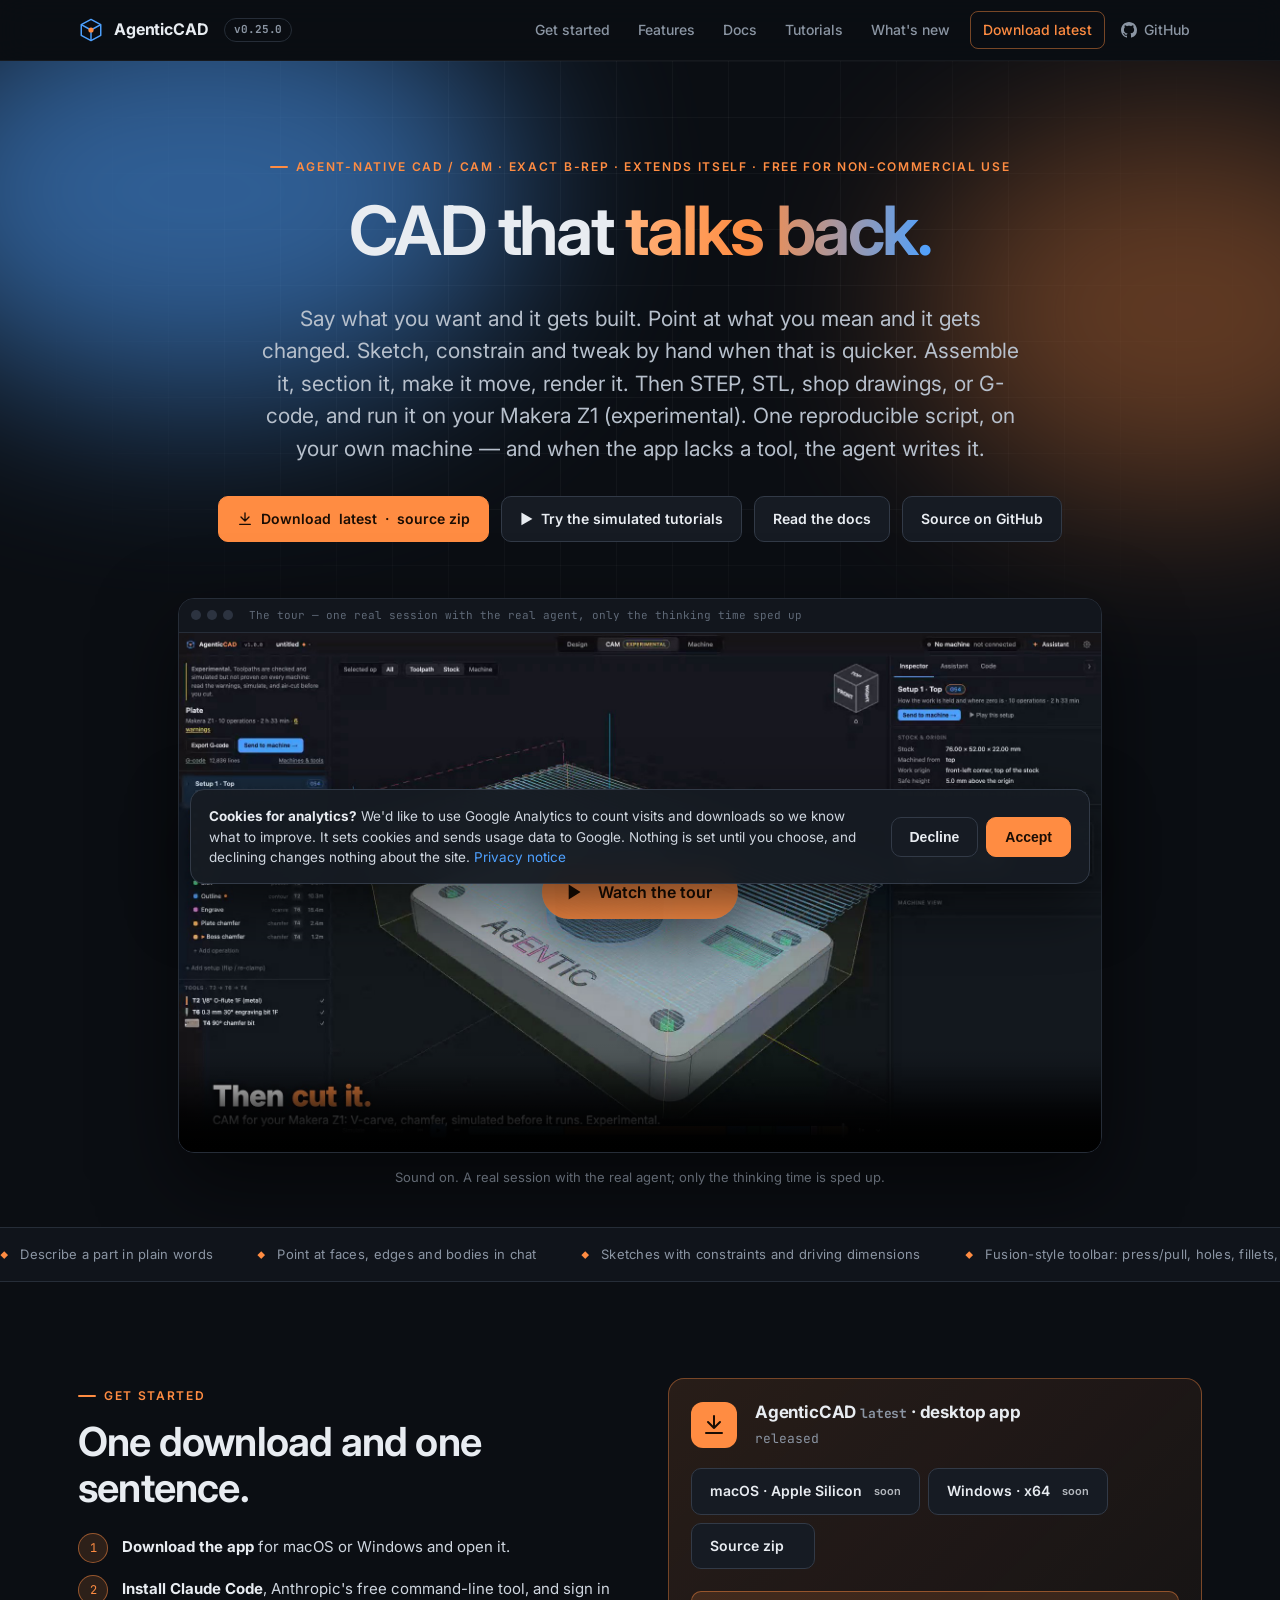
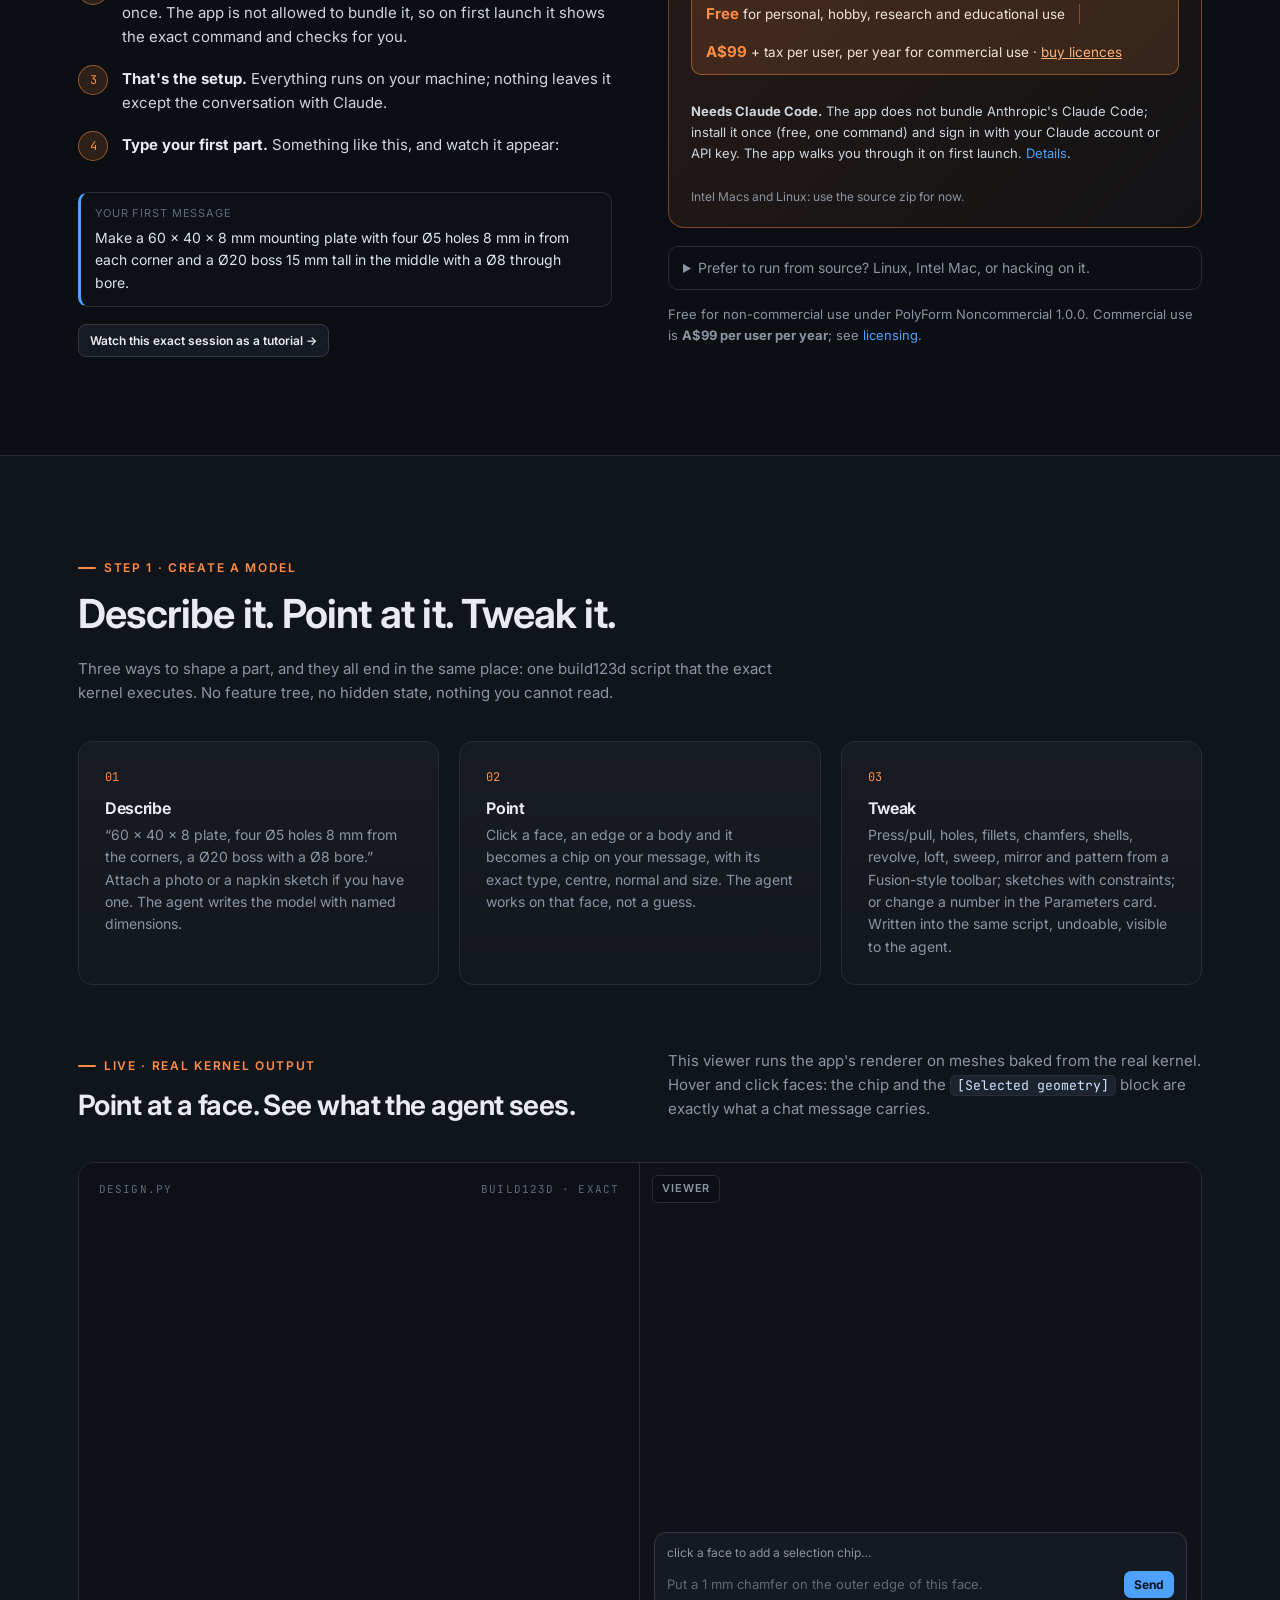
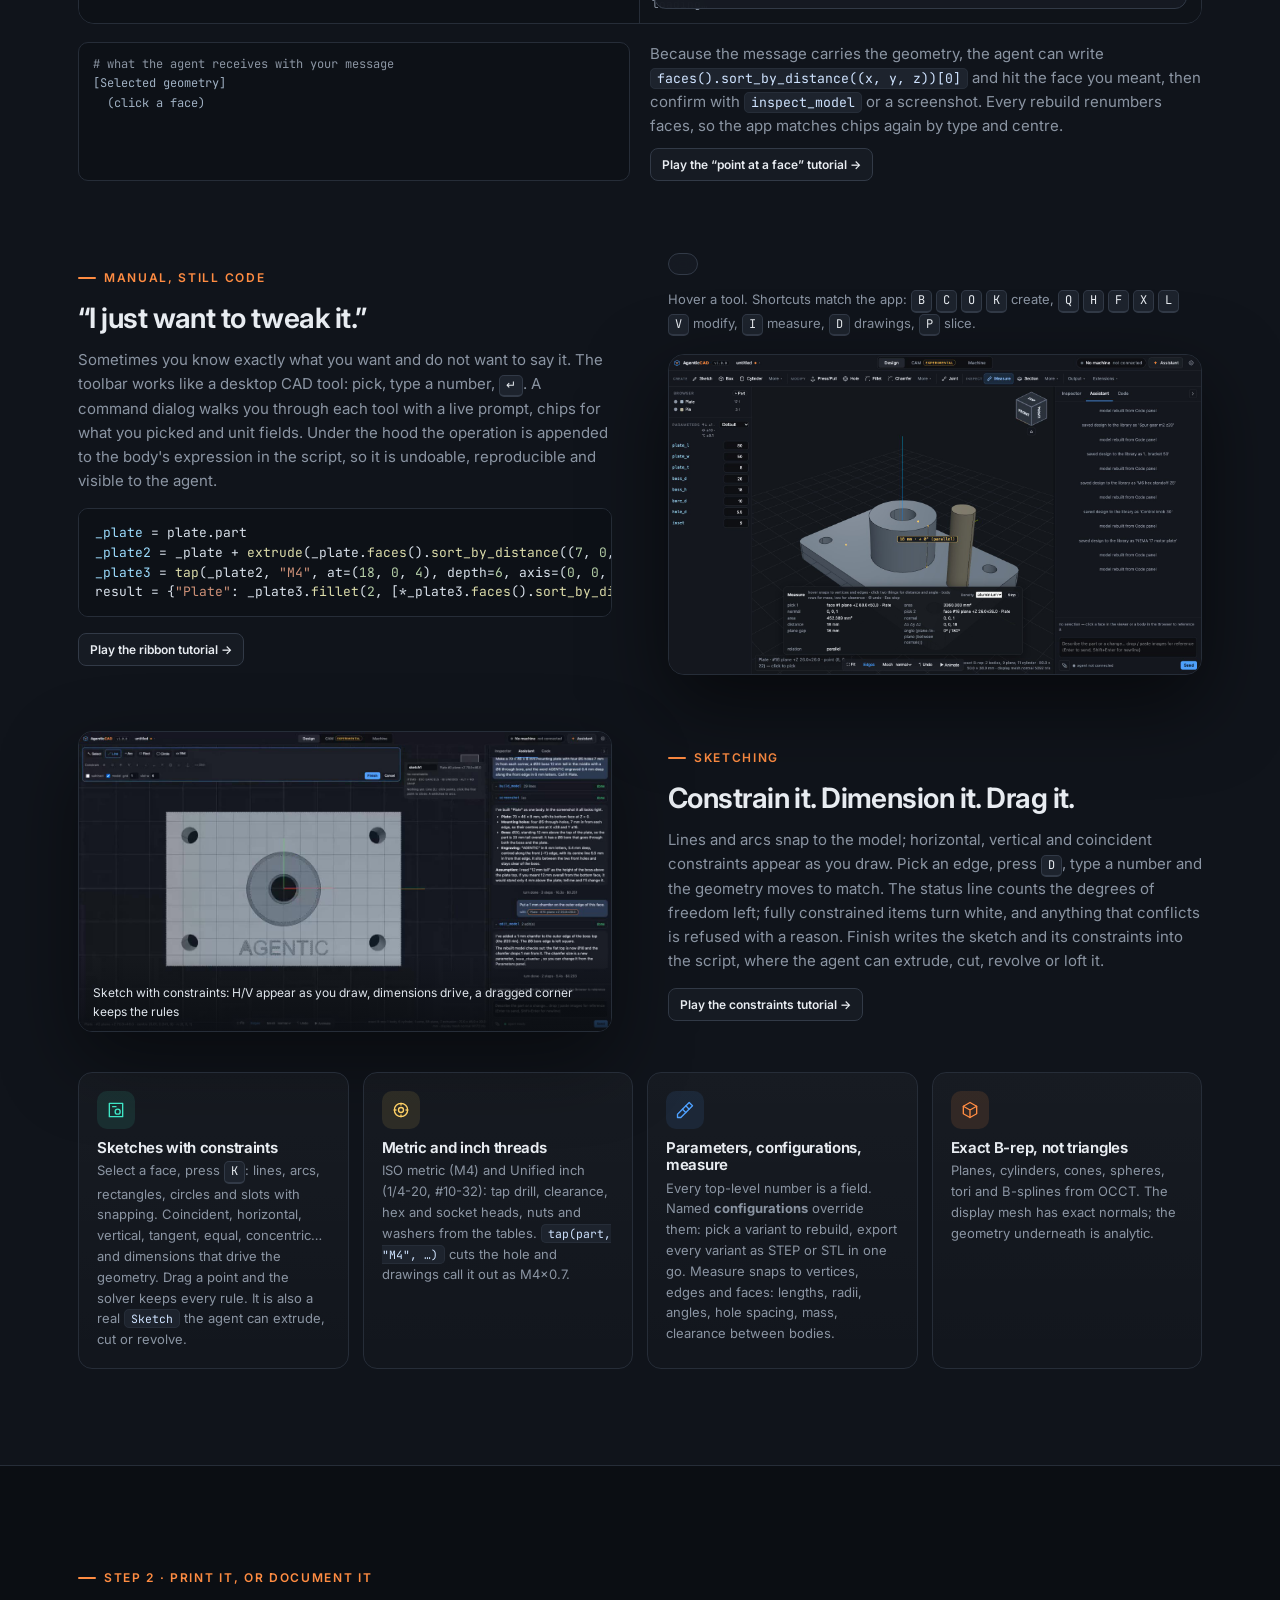
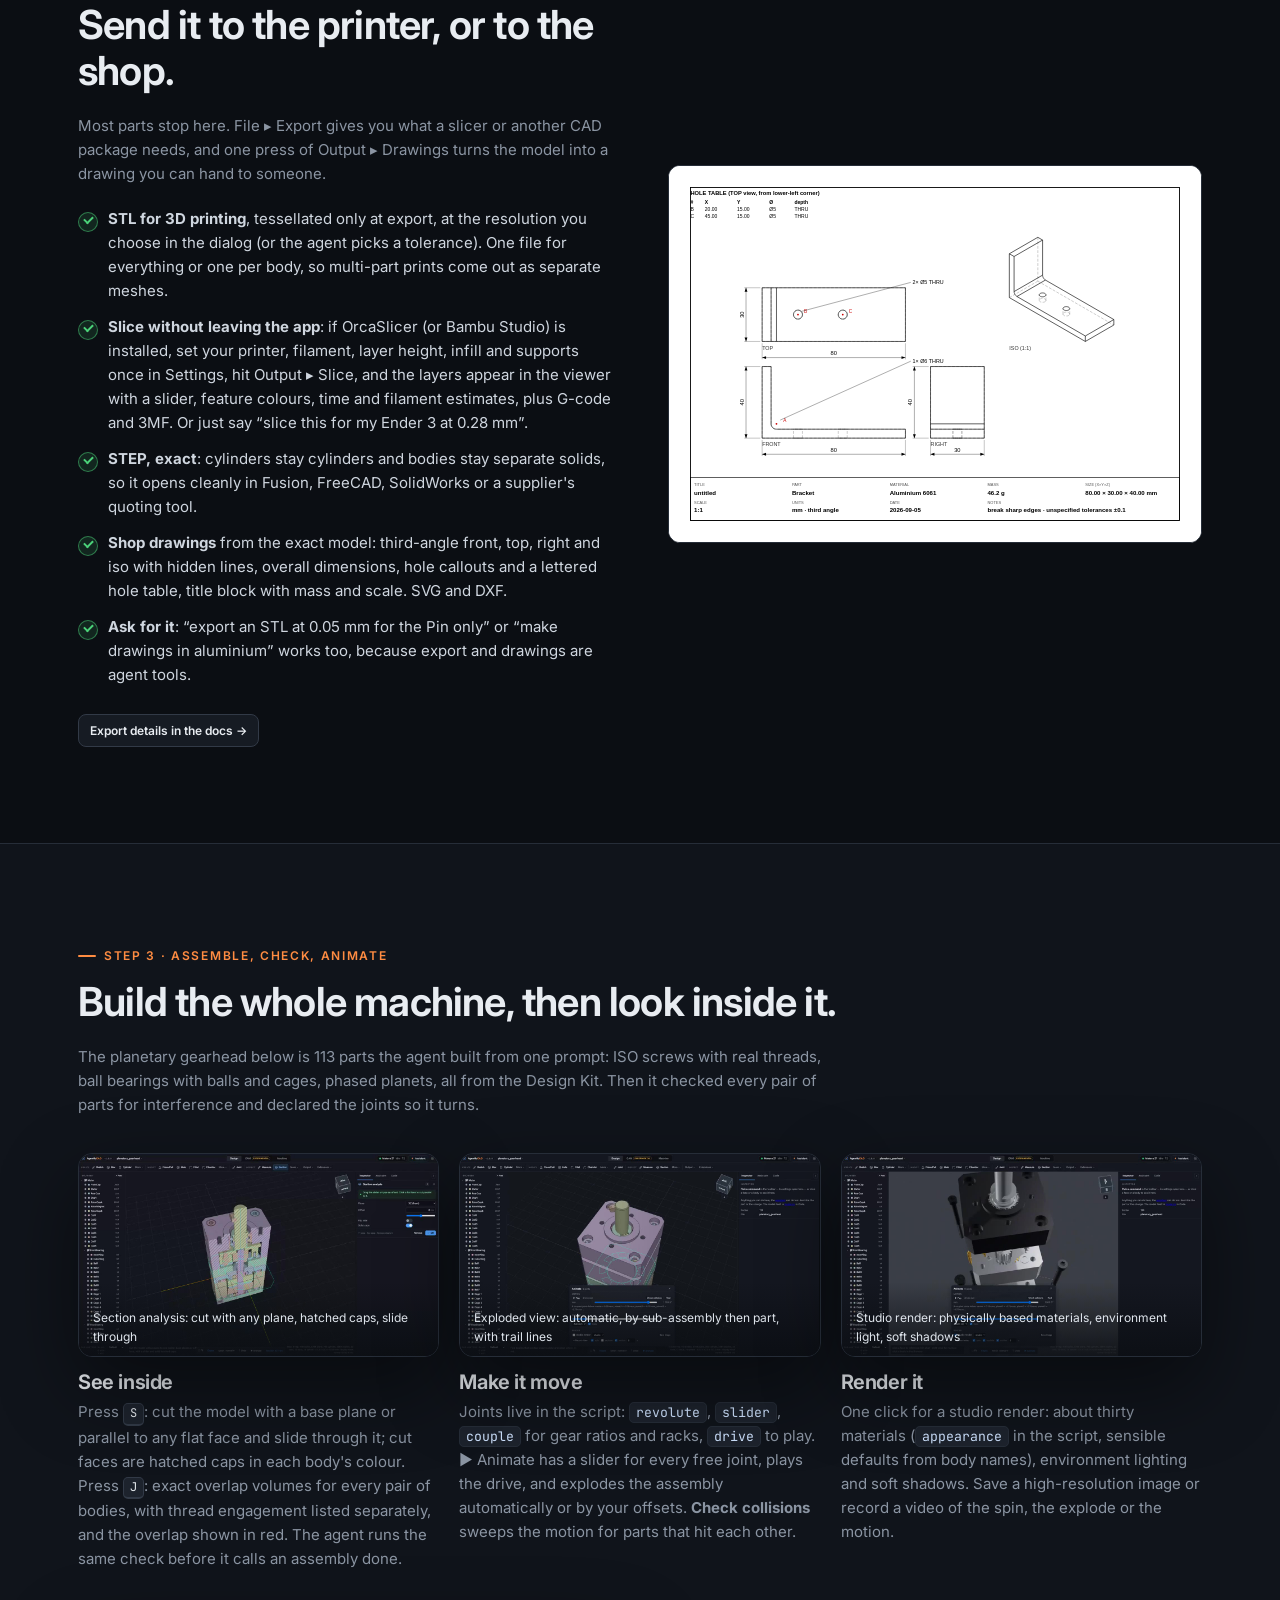
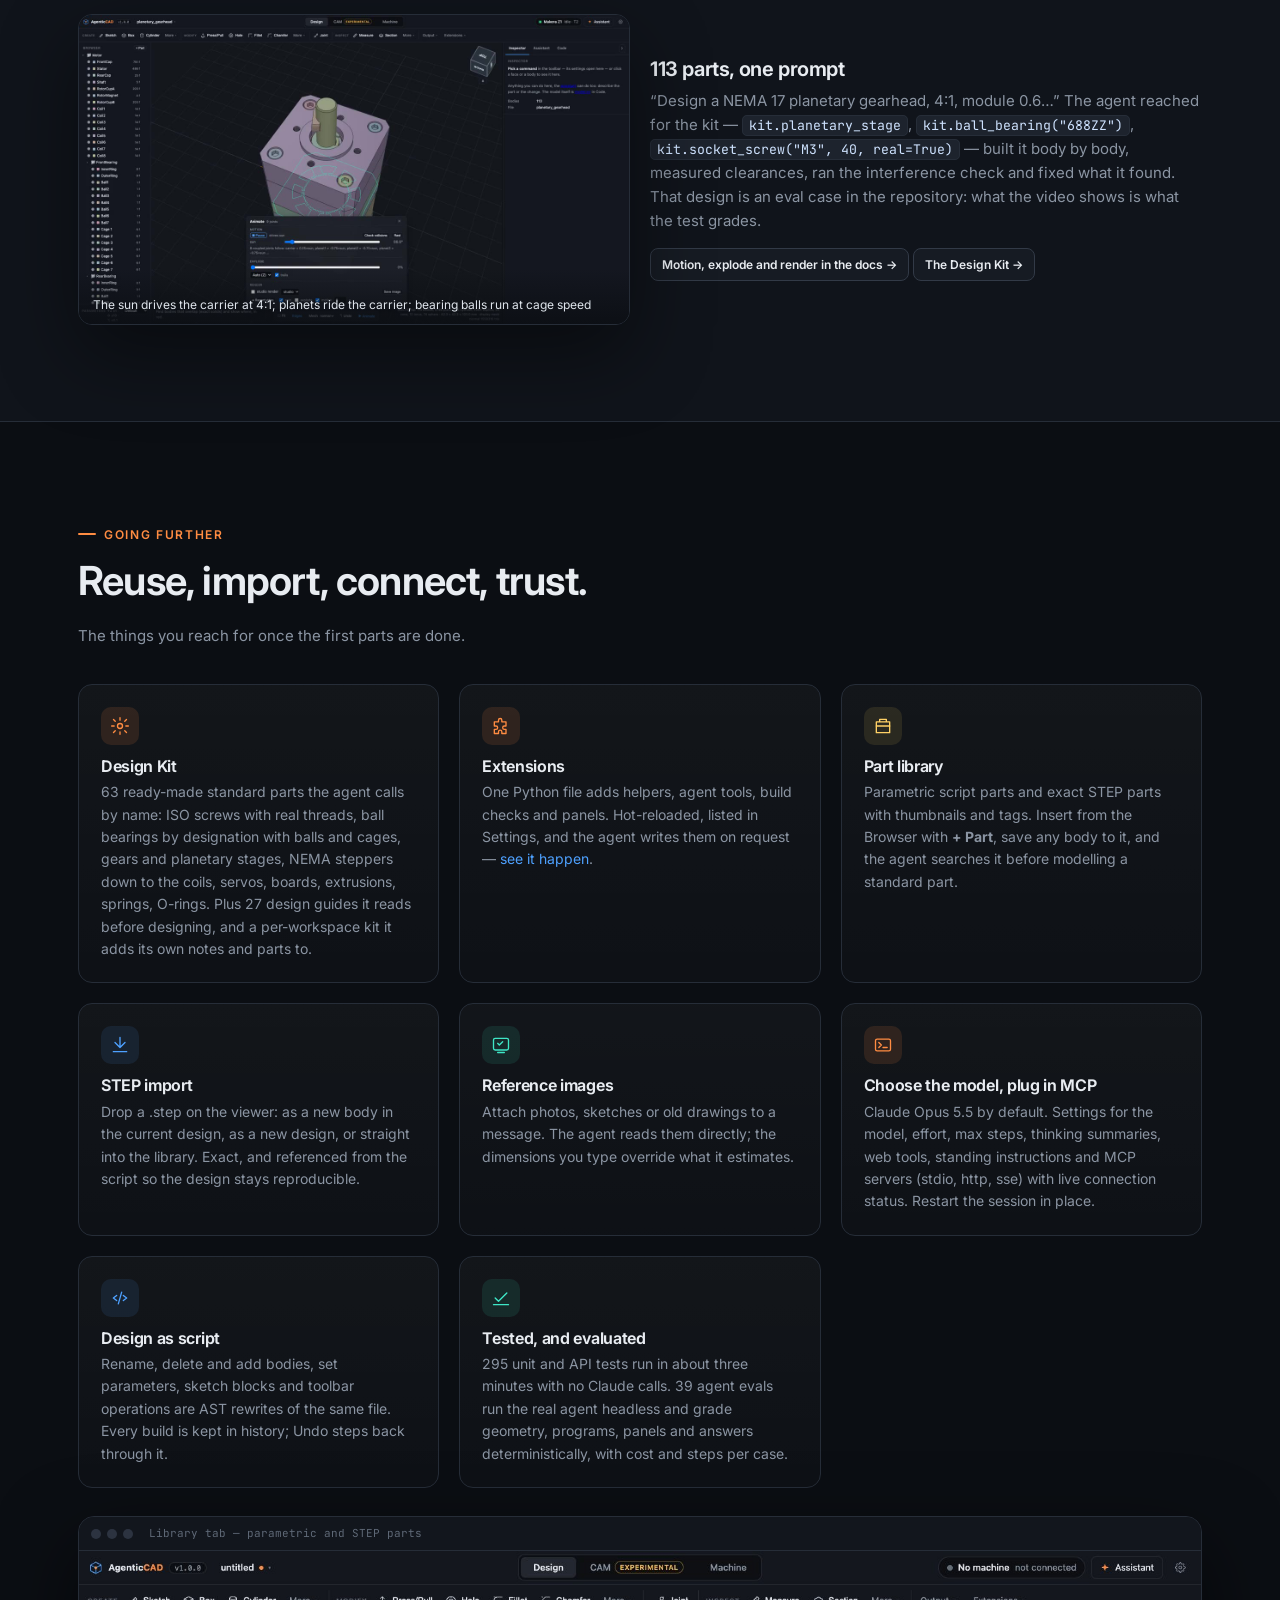
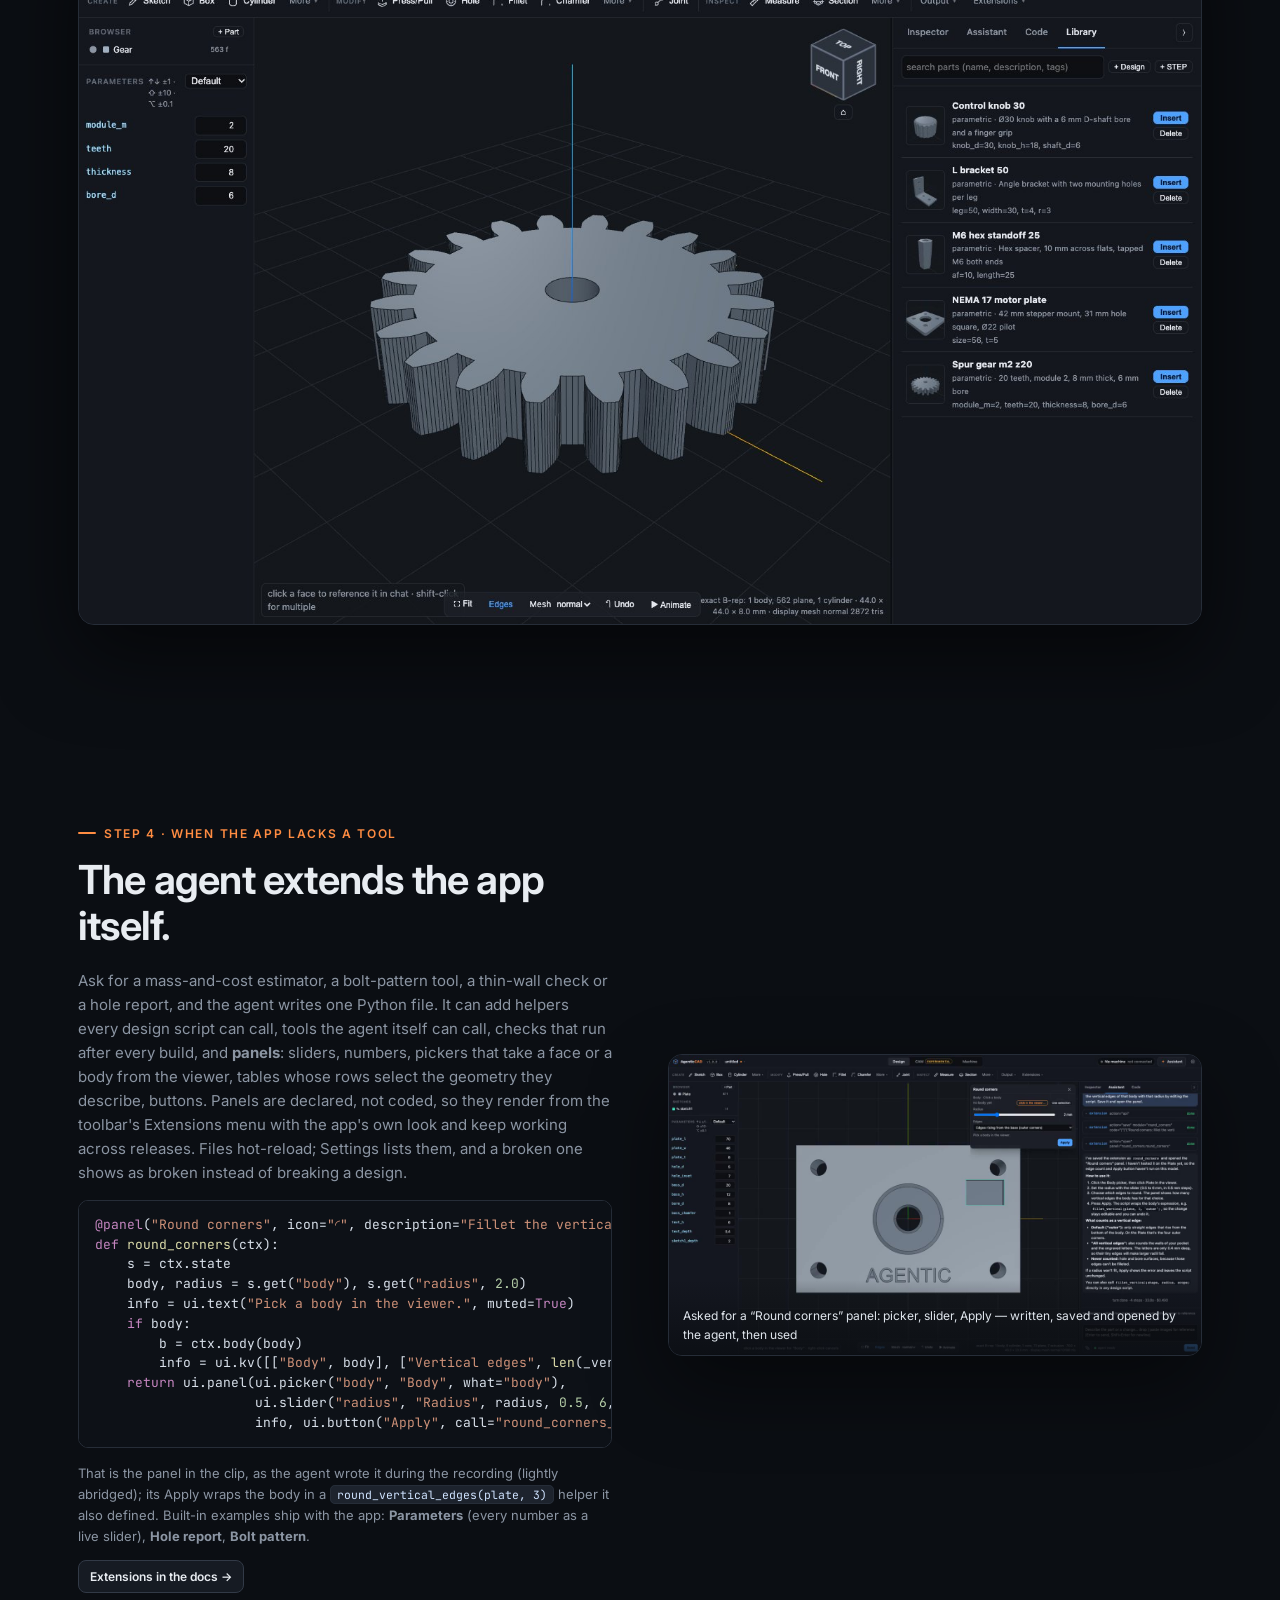
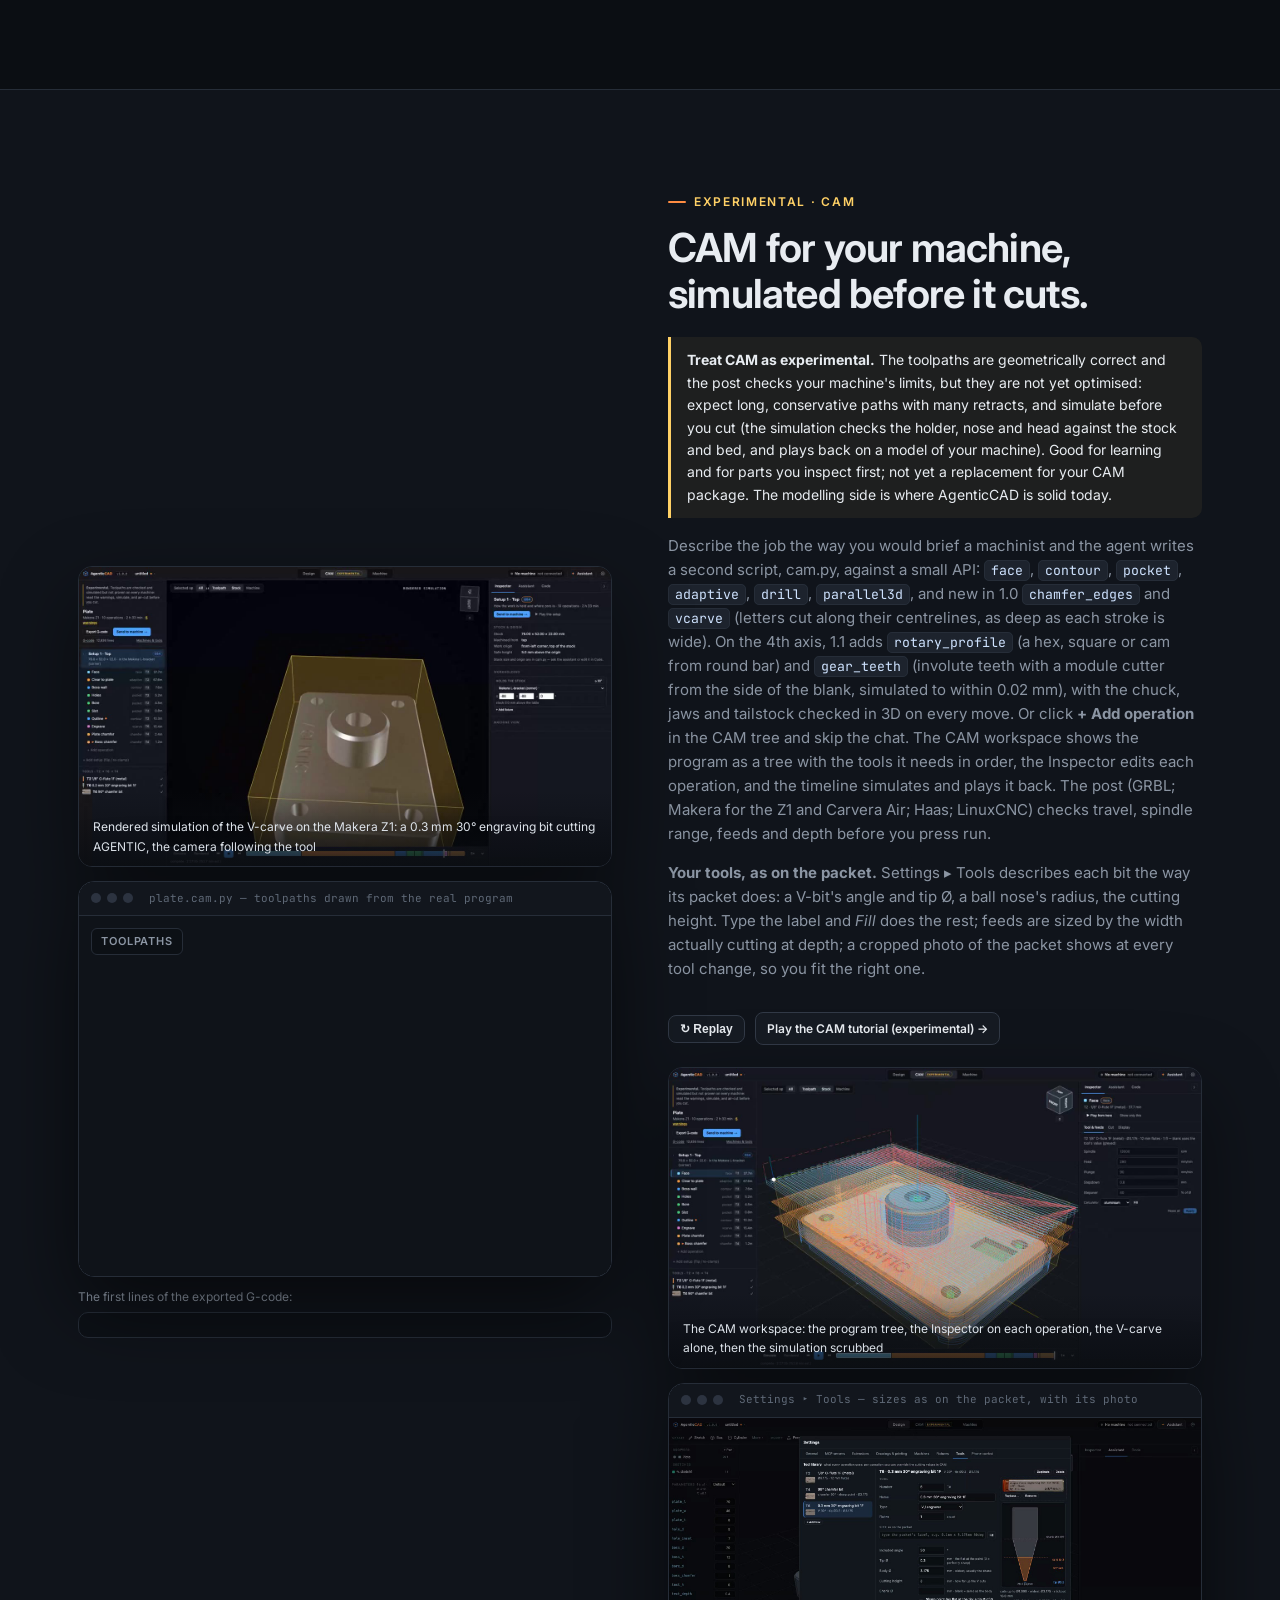
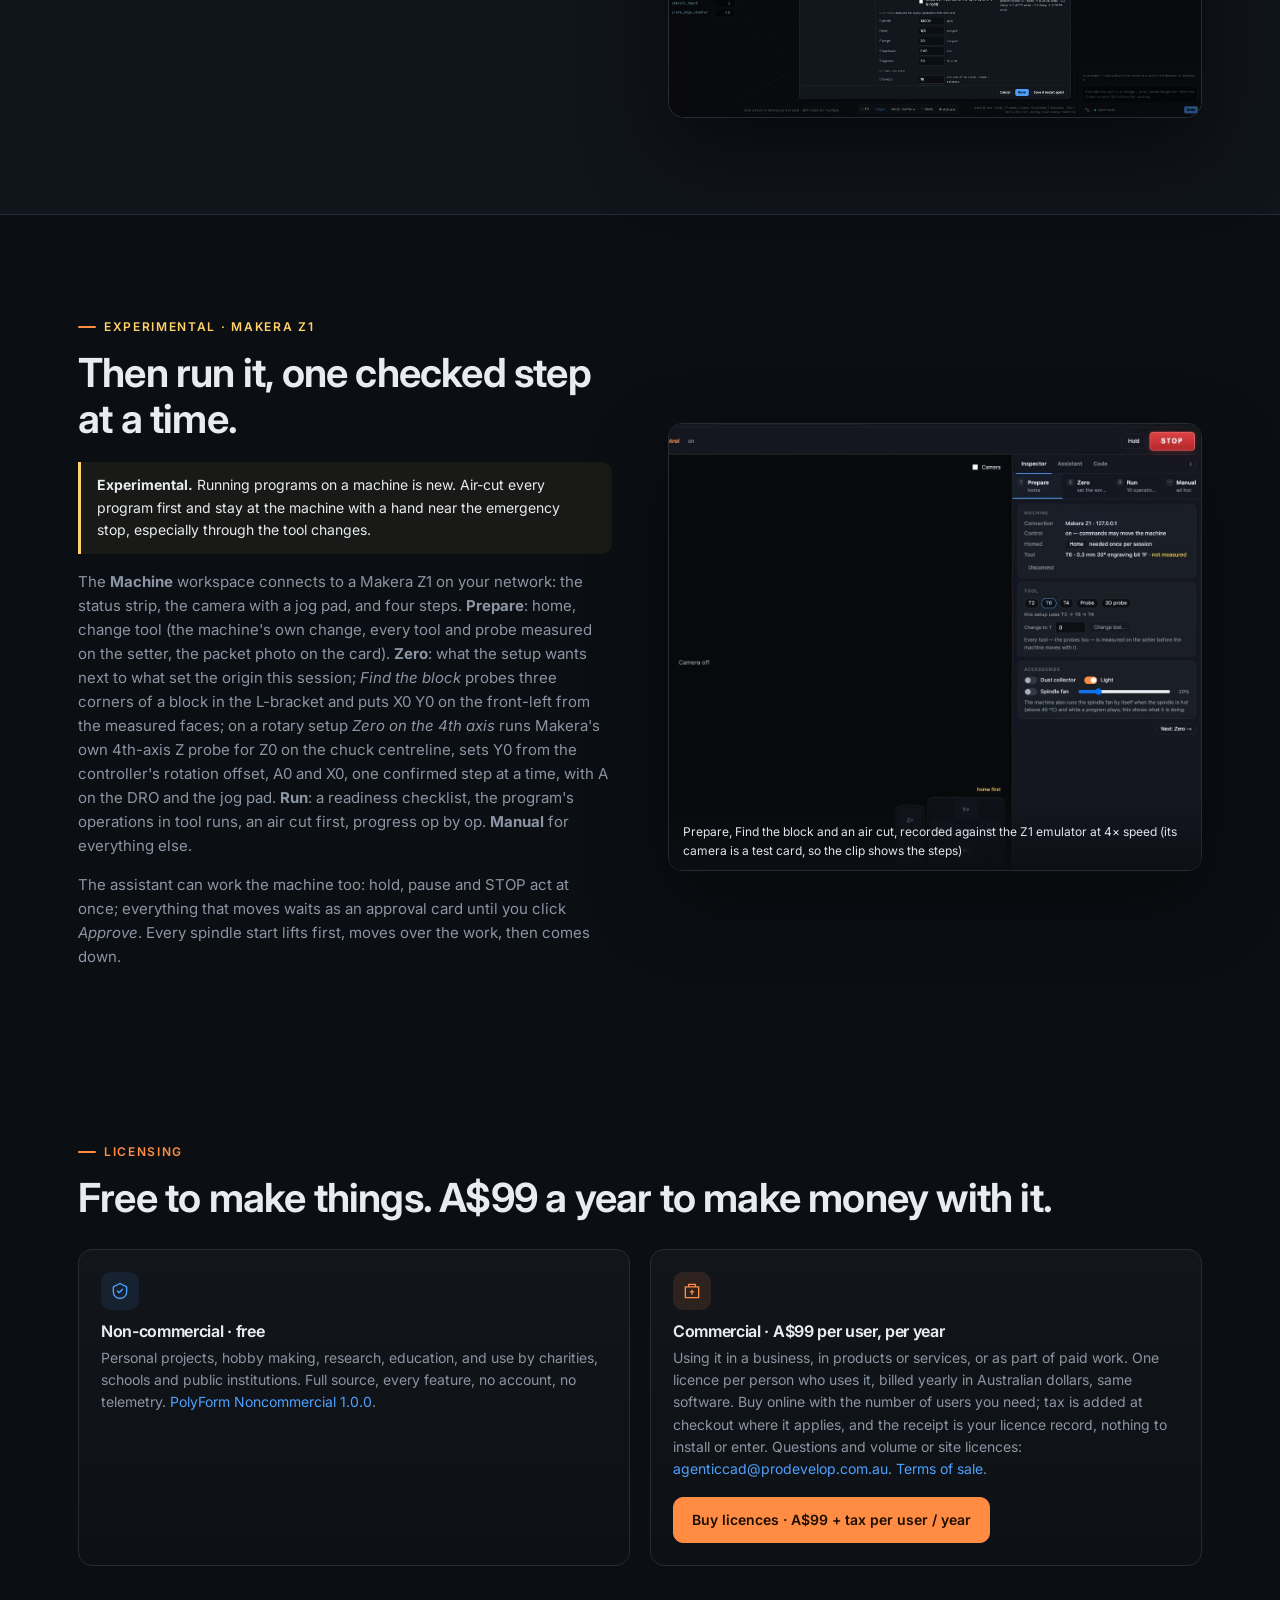
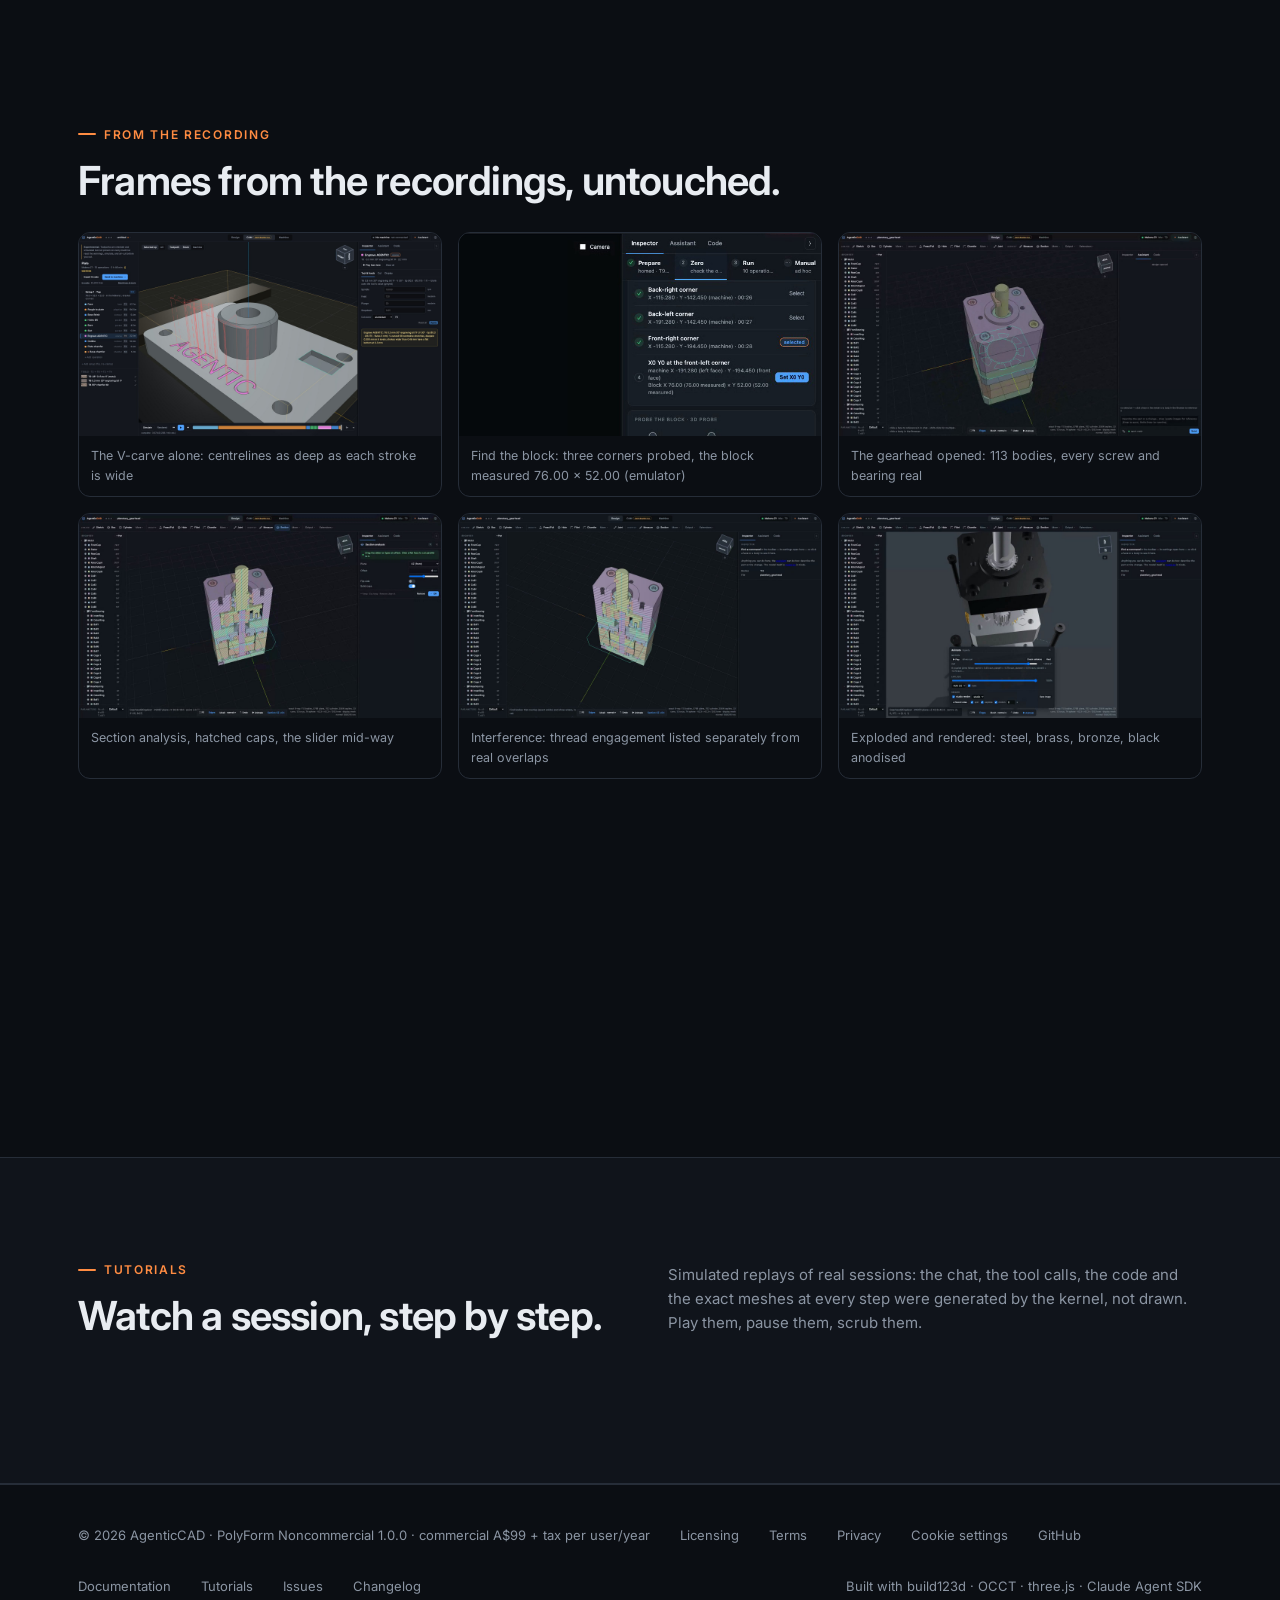
<file: index.html>
<!doctype html>
<html lang="en">
<head>
<meta charset="utf-8">
<meta name="viewport" content="width=device-width,initial-scale=1">
<title>AgenticCAD — agent-native CAD/CAM</title>
<meta name="description" content="Describe the part. A Claude agent writes build123d code, the exact OCCT kernel builds it, and the browser shows it live. Point at faces to steer it, tweak by hand with a Fusion-style toolbar, generate GRBL toolpaths, shop drawings, STEP and G-code.">
<meta property="og:title" content="AgenticCAD — agent-native CAD/CAM">
<meta property="og:description" content="CAD that talks back. An exact B-rep kernel, an agent that writes the model as code, and a viewer you can point at.">
<meta property="og:image" content="https://agenticcad.github.io/agenticcad/assets/img/promo-poster.jpg">
<link rel="icon" href="data:image/svg+xml,%3Csvg xmlns='http://www.w3.org/2000/svg' viewBox='0 0 32 32'%3E%3Cpath d='M16 3 28 9.5v13L16 29 4 22.5v-13L16 3Z' fill='none' stroke='%234ea1ff' stroke-width='2'/%3E%3Ccircle cx='16' cy='16' r='4' fill='%23ff8c42'/%3E%3C/svg%3E">
<link rel="preconnect" href="https://fonts.googleapis.com"><link rel="preconnect" href="https://fonts.gstatic.com" crossorigin>
<link href="https://fonts.googleapis.com/css2?family=Inter:wght@400;500;600;700;800&family=JetBrains+Mono:wght@400;500&display=swap" rel="stylesheet">
<link rel="stylesheet" href="assets/site.css?v=1.0.0">
<style>
  .hero{position:relative;padding:90px 0 40px;overflow:hidden}
  .hero .bgrid{position:absolute;inset:0;background-image:linear-gradient(rgba(255,255,255,.035) 1px,transparent 1px),linear-gradient(90deg,rgba(255,255,255,.035) 1px,transparent 1px);background-size:56px 56px;mask-image:radial-gradient(ellipse 70% 60% at 50% 20%,#000 30%,transparent 75%);-webkit-mask-image:radial-gradient(ellipse 70% 60% at 50% 20%,#000 30%,transparent 75%)}
  .hero .glow.a{width:640px;height:420px;left:-120px;top:-80px;background:#4ea1ff}
  .hero .glow.b{width:520px;height:380px;right:-160px;top:60px;background:#ff8c42;opacity:.35}
  .hero .wrap{position:relative;text-align:center;max-width:980px}
  .hero h1 span{background:linear-gradient(90deg,#ffb27a,#ff8c42 40%,#4ea1ff);-webkit-background-clip:text;background-clip:text;color:transparent}
  .hero .lead{font-size:clamp(17px,2vw,21px);color:#b7c0cc;max-width:760px;margin:18px auto 30px;line-height:1.55}
  .hero .cta{display:flex;gap:12px;justify-content:center;flex-wrap:wrap;margin-bottom:56px}
  .hero .frame{max-width:1120px;margin:0 auto;transform:perspective(1600px) rotateX(4deg);transform-origin:top}
  .hero .frame.video{transform:none}
  .frame video{display:block;width:100%;height:auto;background:#0b0e13}
  .frame .play{position:absolute;left:50%;top:calc(50% + 17px);transform:translate(-50%,-50%);display:flex;align-items:center;gap:12px;background:rgba(255,140,66,.96);color:#1a0d04;border:0;border-radius:999px;padding:14px 26px 14px 18px;font:600 16px Inter,sans-serif;cursor:pointer;box-shadow:0 20px 60px rgba(0,0,0,.6);transition:.2s}
  .frame .play:hover{transform:translate(-50%,-50%) scale(1.04);background:#ffa066}
  .frame .play svg{width:26px;height:26px;fill:currentColor}
  .frame.playing .play{display:none}
  .ticker{border-top:1px solid var(--line);border-bottom:1px solid var(--line);padding:16px 0;overflow:hidden;background:var(--bg2)}
  .ticker .track{display:flex;gap:44px;white-space:nowrap;animation:tick 42s linear infinite;width:max-content}
  .ticker span{font-size:13px;color:var(--muted);letter-spacing:.02em}
  .ticker span::before{content:"◆";color:var(--accent);font-size:8px;margin-right:12px;vertical-align:middle}
  @keyframes tick{to{transform:translateX(-50%)}}
  .how .card{padding:26px}
  .how .num{font-family:var(--mono);font-size:12px;color:var(--accent);margin-bottom:12px}
  .demo{display:grid;grid-template-columns:1fr 1fr;gap:0;border:1px solid var(--line);border-radius:16px;overflow:hidden;background:var(--bg2);min-height:460px}
  .demo .viewer{height:460px}
  .demo .code{background:#0d1117;padding:18px 20px;font-family:var(--mono);font-size:12.5px;line-height:1.6;overflow:auto;border-right:1px solid var(--line);position:relative}
  .demo .code .ttl{font-size:11px;color:var(--dim);letter-spacing:.1em;text-transform:uppercase;margin-bottom:10px;display:flex;justify-content:space-between}
  .demo .code pre{background:none;border:0;padding:0;margin:0;white-space:pre}
  .demo .line{display:block;padding:0 6px;margin:0 -6px;border-radius:4px;transition:background .3s}
  .demo .line.lit{background:rgba(255,140,66,.16)}
  .askbox{position:absolute;left:14px;right:14px;bottom:14px;background:rgba(22,27,35,.92);border:1px solid var(--line2);border-radius:12px;padding:10px 12px;backdrop-filter:blur(8px)}
  .askbox .chips{display:flex;gap:6px;flex-wrap:wrap;min-height:22px;margin-bottom:6px}
  .askbox .in{display:flex;gap:8px;align-items:center;color:var(--dim);font-size:13px}
  .askbox .in span{flex:1}
  .askbox .in b{background:var(--blue);color:#06131f;border-radius:7px;padding:4px 10px;font-size:12px}
  .seen{background:#0d1117;border:1px solid var(--line);border-radius:10px;padding:12px 14px;font-family:var(--mono);font-size:12px;color:#9fb0c2;white-space:pre-wrap;min-height:120px}
  .seen .k{color:var(--muted)}
  .caml{display:flex;flex-direction:column;gap:8px}
  .caml .op{display:flex;align-items:center;gap:10px;padding:8px 10px;border:1px solid var(--line);border-radius:9px;font-size:13px;background:rgba(255,255,255,.02)}
  .caml .op i{width:10px;height:10px;border-radius:3px;display:block}
  .caml .op span{flex:1}.caml .op em{font-style:normal;color:var(--muted);font-family:var(--mono);font-size:11px}
  .gc{font-family:var(--mono);font-size:11.5px;line-height:1.5;background:#0d1117;border:1px solid var(--line);border-radius:10px;padding:12px 14px;color:#c9d1d9;white-space:pre;overflow:auto;max-height:230px}
  .drawing{background:#fff;border-radius:12px;overflow:hidden;border:1px solid var(--line)}
  .drawing img,.drawing object{display:block;width:100%}
  .tut{display:block;color:var(--text);border:1px solid var(--line);border-radius:14px;padding:20px;background:linear-gradient(180deg,rgba(255,255,255,.03),rgba(255,255,255,.01));transition:.15s}
  .tut:hover{border-color:#3f4959;transform:translateY(-2px);text-decoration:none}
  .tut .m{font-family:var(--mono);font-size:11px;color:var(--accent)}
  .tut h3{font-size:16px;margin:8px 0 6px}
  .tut p{color:var(--muted);font-size:13.5px;margin:0}
  .stats{display:flex;gap:40px;flex-wrap:wrap;margin-top:28px}
  .stats div b{display:block;font-size:30px;font-weight:700;letter-spacing:-.03em}
  .stats div span{color:var(--muted);font-size:13px}
  .install pre{font-size:13.5px}
  @media(max-width:900px){.demo{grid-template-columns:1fr}.demo .code{border-right:0;border-bottom:1px solid var(--line);max-height:280px}}
  .split>*,.demo>*{min-width:0}
  .viewer{position:relative}.viewer canvas{position:absolute;inset:0}
  .steps{counter-reset:s;list-style:none;padding:0;margin:0 0 1.4em}
  .steps li{position:relative;padding:4px 0 14px 44px;color:#cfd6df}
  .steps li::before{counter-increment:s;content:counter(s);position:absolute;left:0;top:2px;width:28px;height:28px;border-radius:50%;background:rgba(255,140,66,.14);border:1px solid rgba(255,140,66,.5);color:var(--accent);font-family:var(--mono);font-size:12px;display:grid;place-items:center}
  .steps li b{color:var(--text)}
  .prompt{background:#0d1117;border:1px solid var(--line);border-left:3px solid var(--blue);border-radius:10px;padding:12px 14px;font-size:14px;color:#dbe3ec;margin:0 0 1.2em}
  details.src{border:1px solid var(--line);border-radius:10px;padding:10px 14px;margin-top:4px}details.src summary{cursor:pointer;color:var(--muted);font-size:14px}details.src[open] summary{margin-bottom:8px;color:var(--text)}
  .prompt small{display:block;color:var(--dim);font-size:11px;letter-spacing:.08em;text-transform:uppercase;margin-bottom:4px}
  .mini{display:grid;grid-template-columns:repeat(4,1fr);gap:14px;margin-top:40px}
  .mini .card{padding:18px}.mini .card h3{font-size:15px;margin:10px 0 4px}.mini .card p{font-size:13px}
  @media(max-width:900px){.mini{grid-template-columns:repeat(2,1fr)}}@media(max-width:600px){.mini{grid-template-columns:1fr}}
</style>
</head>
<body>
<script type="module">import { nav } from './assets/nav.js'; nav('', 'home');</script>

<section class="hero">
  <div class="bgrid"></div><div class="glow a"></div><div class="glow b"></div>
  <div class="wrap">
    <div class="eyebrow" style="justify-content:center">Agent-native CAD / CAM · exact B-rep · extends itself · free for non-commercial use</div>
    <h1>CAD that <span>talks back.</span></h1>
    <p class="lead">Say what you want and it gets built. Point at what you mean and it gets changed. Sketch, constrain and tweak by hand when that is quicker. Assemble it, section it, make it move, render it. Then STEP, STL, shop drawings, or G-code, and run it on your Makera Z1 (experimental). One reproducible script, on your own machine — and when the app lacks a tool, the agent writes it.</p>
    <div class="cta">
      <a class="btn primary" href="#download" data-dl><svg viewBox="0 0 24 24" fill="none" stroke="currentColor" stroke-width="2" stroke-linecap="round" stroke-linejoin="round"><path d="M12 3v12M6 9l6 6 6-6M4 20h16"/></svg>Download <span data-dl-ver>latest</span> · <span data-dl-label>desktop app</span></a>
      <a class="btn" href="tutorials/">▶&nbsp; Try the simulated tutorials</a>
      <a class="btn" href="docs/">Read the docs</a>
      <a class="btn" href="https://github.com/agenticcad/agenticcad">Source on GitHub</a>
    </div>
    <div class="frame video"><div class="bar"><i></i><i></i><i></i><span>The tour — one real session with the real agent, only the thinking time sped up</span></div>
      <video id="promo" controls playsinline preload="metadata" poster="assets/img/promo-poster.jpg?v=6" width="1920" height="1080"><source src="assets/video/agenticcad-promo-1080p.mp4?v=6" type="video/mp4">Your browser can't play this video. <a href="assets/video/agenticcad-promo-1080p.mp4">Download it</a> instead.</video>
      <button class="play" id="promo-play" aria-label="Play the tour"><svg viewBox="0 0 24 24"><path d="M8 5v14l11-7z"/></svg><span>Watch the tour</span></button>
    </div>
    <p class="muted" style="font-size:13px;margin:14px 0 0">Sound on. A real session with the real agent; only the thinking time is sped up.</p>
  </div>
</section>

<div class="ticker"><div class="track">
  <span>Describe a part in plain words</span><span>Point at faces, edges and bodies in chat</span><span>Sketches with constraints and driving dimensions</span><span>Fusion-style toolbar: press/pull, holes, fillets, revolve, loft, sweep, mirror, pattern</span><span>Design Kit: screws, bearings, gears, motors by name</span><span>Joints, gear ratios, exploded views, studio render</span><span>Section analysis and interference check</span><span>ISO and inch threads · mm or inches</span><span>Exact STEP, STL, shop drawings</span><span>Slice with your OrcaSlicer</span><span>Experimental CAM with simulation, setups and 4th axis · Makera, Haas and LinuxCNC posts</span><span>Extensions: the agent adds tools and panels to the app</span><span>Unit tests and graded agent evals</span>
  <span>Describe a part in plain words</span><span>Point at faces, edges and bodies in chat</span><span>Sketches with constraints and driving dimensions</span><span>Fusion-style toolbar: press/pull, holes, fillets, revolve, loft, sweep, mirror, pattern</span><span>Design Kit: screws, bearings, gears, motors by name</span><span>Joints, gear ratios, exploded views, studio render</span><span>Section analysis and interference check</span><span>ISO and inch threads · mm or inches</span><span>Exact STEP, STL, shop drawings</span><span>Slice with your OrcaSlicer</span><span>Experimental CAM with simulation, setups and 4th axis · Makera, Haas and LinuxCNC posts</span><span>Extensions: the agent adds tools and panels to the app</span><span>Unit tests and graded agent evals</span>
</div></div>

<section id="start" class="install">
  <div class="wrap">
    <div class="split">
      <div>
        <div class="eyebrow">Get started</div>
        <h2 id="download">One download and one sentence.</h2>
        <ol class="steps">
          <li><b>Download the app</b> for macOS or Windows and open it.</li>
          <li><b>Install Claude Code</b>, Anthropic's free command-line tool, and sign in once. The app is not allowed to bundle it, so on first launch it shows the exact command and checks for you.</li>
          <li><b>That's the setup.</b> Everything runs on your machine; nothing leaves it except the conversation with Claude.</li>
          <li><b>Type your first part.</b> Something like this, and watch it appear:</li>
        </ol>
        <div class="prompt"><small>your first message</small>Make a 60 × 40 × 8 mm mounting plate with four Ø5 holes 8 mm in from each corner and a Ø20 boss 15 mm tall in the middle with a Ø8 through bore.</div>
        <a class="btn small" href="tutorials/?t=first-part">Watch this exact session as a tutorial →</a>
      </div>
      <div>
        <div class="dlbox" style="flex-wrap:wrap">
          <div class="ico"><svg viewBox="0 0 24 24"><path d="M12 3v12M6 9l6 6 6-6M4 20h16"/></svg></div>
          <div class="txt"><b>AgenticCAD <span data-dl-ver>latest</span> · desktop app</b><span>released <span data-dl-date></span> <span data-dl-count></span></span></div>
          <div class="dlrow">
            <a class="btn primary" href="https://github.com/agenticcad/agenticcad/releases/latest" data-dl="mac">macOS · Apple Silicon <small data-dl-asset-size></small></a>
            <a class="btn primary" href="https://github.com/agenticcad/agenticcad/releases/latest" data-dl="win">Windows · x64 <small data-dl-asset-size></small></a>
            <a class="btn" href="https://github.com/agenticcad/agenticcad/releases/latest" data-dl="src">Source zip <small data-dl-asset-size></small></a>
          </div>
          <div class="dlprice"><div><b>Free</b> for personal, hobby, research and educational use</div><div class="sep"></div><div><b>A$99</b> + tax per user, per year for commercial use · <a href="https://buy.stripe.com/5kQ6oA7Pa8sf4cV2hg3Nm01" target="_blank" rel="noopener" data-buy="download-box">buy licences</a></div></div>
          <p class="dlnote"><b>Needs Claude Code.</b> The app does not bundle Anthropic's Claude Code; install it once (free, one command) and sign in with your Claude account or API key. The app walks you through it on first launch. <a href="docs/#desktop">Details</a>.</p>
          <p class="dlnote muted"><span data-dl-note="mac"></span> <span data-dl-note="win"></span> Intel Macs and Linux: use the source zip for now.</p>
        </div>
        <details class="src"><summary>Prefer to run from source? Linux, Intel Mac, or hacking on it.</summary>
<pre><code><span class="hl-c"># any platform with Python 3.12, inside the unzipped source zip or a clone of github.com/agenticcad/agenticcad</span>
python3 -m venv .venv &amp;&amp; .venv/bin/pip install -r requirements.txt
.venv/bin/python server.py        <span class="hl-c"># then open the address it prints in your browser</span></code></pre>
          <p class="muted" style="font-size:13px;margin:8px 0 0">Same app, same Claude Code requirement. All releases: <a href="https://github.com/agenticcad/agenticcad/releases">github.com/agenticcad/agenticcad/releases</a>.</p>
        </details>
        <p class="muted" style="font-size:13px;margin-top:14px">Free for non-commercial use under PolyForm Noncommercial 1.0.0. Commercial use is <b>A$99 per user per year</b>; see <a href="#licence">licensing</a>.</p>
      </div>
    </div>
  </div>
</section>

<section class="how" id="create" style="background:var(--bg2);border-top:1px solid var(--line);border-bottom:1px solid var(--line)">
  <div class="wrap">
    <div class="eyebrow">Step 1 · Create a model</div>
    <h2>Describe it. Point at it. Tweak it.</h2>
    <p class="muted" style="max-width:720px">Three ways to shape a part, and they all end in the same place: one build123d script that the exact kernel executes. No feature tree, no hidden state, nothing you cannot read.</p>
    <div class="grid g3" style="margin-top:36px" id="features">
      <div class="card reveal"><div class="num">01</div><h3>Describe</h3><p>“60 × 40 × 8 plate, four Ø5 holes 8 mm from the corners, a Ø20 boss with a Ø8 bore.” Attach a photo or a napkin sketch if you have one. The agent writes the model with named dimensions.</p></div>
      <div class="card reveal" style="transition-delay:.1s"><div class="num">02</div><h3>Point</h3><p>Click a face, an edge or a body and it becomes a chip on your message, with its exact type, centre, normal and size. The agent works on that face, not a guess.</p></div>
      <div class="card reveal" style="transition-delay:.2s"><div class="num">03</div><h3>Tweak</h3><p>Press/pull, holes, fillets, chamfers, shells, revolve, loft, sweep, mirror and pattern from a Fusion-style toolbar; sketches with constraints; or change a number in the Parameters card. Written into the same script, undoable, visible to the agent.</p></div>
    </div>

    <div class="split" style="margin:64px 0 26px">
      <div><div class="eyebrow">Live · real kernel output</div><h2 style="font-size:28px">Point at a face. See what the agent sees.</h2></div>
      <p class="muted">This viewer runs the app's renderer on meshes baked from the real kernel. Hover and click faces: the chip and the <code>[Selected geometry]</code> block are exactly what a chat message carries.</p>
    </div>
    <div class="demo reveal">
      <div class="code"><div class="ttl"><span>design.py</span><span>build123d · exact</span></div><pre id="demo-code"></pre></div>
      <div class="viewer" id="demo-viewer"><div class="tag">Viewer</div><div class="hud" id="demo-hud">loading…</div>
        <div class="askbox"><div class="chips" id="demo-chips"><span class="muted" style="font-size:12px">click a face to add a selection chip…</span></div><div class="in"><span>Put a 1 mm chamfer on the outer edge of this face.</span><b>Send</b></div></div>
      </div>
    </div>
    <div class="grid g2" style="margin-top:18px">
      <div class="seen" id="demo-seen"><span class="k"># what the agent receives with your message</span>
[Selected geometry]
  (click a face)</div>
      <div><p class="muted" style="margin:0 0 10px">Because the message carries the geometry, the agent can write <code>faces().sort_by_distance((x, y, z))[0]</code> and hit the face you meant, then confirm with <code>inspect_model</code> or a screenshot. Every rebuild renumbers faces, so the app matches chips again by type and centre.</p><a class="btn small" href="tutorials/?t=select-face">Play the “point at a face” tutorial →</a></div>
    </div>

    <div class="split" style="margin-top:72px">
      <div>
        <div class="eyebrow">Manual, still code</div>
        <h2 style="font-size:28px">“I just want to tweak it.”</h2>
        <p class="muted">Sometimes you know exactly what you want and do not want to say it. The toolbar works like a desktop CAD tool: pick, type a number, <kbd>↵</kbd>. A command dialog walks you through each tool with a live prompt, chips for what you picked and unit fields. Under the hood the operation is appended to the body's expression in the script, so it is undoable, reproducible and visible to the agent.</p>
        <pre><code><span class="hl-v">_plate</span> = plate.part
<span class="hl-v">_plate2</span> = _plate + <span class="hl-f">extrude</span>(_plate.<span class="hl-f">faces</span>().<span class="hl-f">sort_by_distance</span>((<span class="hl-n">7</span>, <span class="hl-n">0</span>, <span class="hl-n">19</span>))[<span class="hl-n">0</span>], amount=<span class="hl-n">5</span>, dir=(<span class="hl-n">0</span>, <span class="hl-n">0</span>, <span class="hl-n">1</span>))
<span class="hl-v">_plate3</span> = <span class="hl-f">tap</span>(_plate2, <span class="hl-s">"M4"</span>, at=(<span class="hl-n">18</span>, <span class="hl-n">0</span>, <span class="hl-n">4</span>), depth=<span class="hl-n">6</span>, axis=(<span class="hl-n">0</span>, <span class="hl-n">0</span>, <span class="hl-n">-1</span>))
result = {<span class="hl-s">"Plate"</span>: _plate3.<span class="hl-f">fillet</span>(<span class="hl-n">2</span>, [*_plate3.<span class="hl-f">faces</span>().<span class="hl-f">sort_by_distance</span>((<span class="hl-n">7</span>, <span class="hl-n">0</span>, <span class="hl-n">24</span>))[<span class="hl-n">0</span>].<span class="hl-f">edges</span>()])}</code></pre>
        <a class="btn small" href="tutorials/?t=ribbon">Play the ribbon tutorial →</a>
      </div>
      <div class="reveal">
        <div class="ribbon" id="ribbon-demo"></div>
        <p class="muted" style="font-size:13px;margin-top:14px">Hover a tool. Shortcuts match the app: <kbd>B</kbd> <kbd>C</kbd> <kbd>O</kbd> <kbd>K</kbd> create, <kbd>Q</kbd> <kbd>H</kbd> <kbd>F</kbd> <kbd>X</kbd> <kbd>L</kbd> <kbd>V</kbd> modify, <kbd>I</kbd> measure, <kbd>D</kbd> drawings, <kbd>P</kbd> slice.</p>
        <div class="frame" style="margin-top:18px"><img src="assets/img/params-measure.jpg?v=5" alt="The Parameters card under the Browser and a live measurement between two faces" loading="lazy"></div>
      </div>
    </div>

    <div class="split" style="margin-top:56px;align-items:center">
      <div class="reveal"><div class="clip"><video autoplay muted loop playsinline preload="none" poster="assets/img/clips/sketch.jpg?v=5" data-src="assets/video/clips/sketch.mp4?v=5"></video><span>Sketch with constraints: H/V appear as you draw, dimensions drive, a dragged corner keeps the rules</span></div></div>
      <div><div class="eyebrow">Sketching</div><h2 style="font-size:28px">Constrain it. Dimension it. Drag it.</h2><p class="muted">Lines and arcs snap to the model; horizontal, vertical and coincident constraints appear as you draw. Pick an edge, press <kbd>D</kbd>, type a number and the geometry moves to match. The status line counts the degrees of freedom left; fully constrained items turn white, and anything that conflicts is refused with a reason. Finish writes the sketch and its constraints into the script, where the agent can extrude, cut, revolve or loft it.</p><a class="btn small" href="tutorials/?t=constraints">Play the constraints tutorial →</a></div>
    </div>
    <div class="mini">
      <div class="card reveal cyan"><div class="ico"><svg viewBox="0 0 24 24"><path d="M4 4h16v16H4z"/><circle cx="14" cy="14" r="3"/><path d="M8 8h4"/></svg></div><h3>Sketches with constraints</h3><p>Select a face, press <kbd>K</kbd>: lines, arcs, rectangles, circles and slots with snapping. Coincident, horizontal, vertical, tangent, equal, concentric… and dimensions that drive the geometry. Drag a point and the solver keeps every rule. It is also a real <code>Sketch</code> the agent can extrude, cut or revolve.</p></div>
      <div class="card reveal yellow"><div class="ico"><svg viewBox="0 0 24 24"><circle cx="12" cy="12" r="8"/><circle cx="12" cy="12" r="3"/><path d="M12 4v2M12 18v2M4 12h2M18 12h2"/></svg></div><h3>Metric and inch threads</h3><p>ISO metric (M4) and Unified inch (1/4-20, #10-32): tap drill, clearance, hex and socket heads, nuts and washers from the tables. <code>tap(part, "M4", …)</code> cuts the hole and drawings call it out as M4×0.7.</p></div>
      <div class="card reveal"><div class="ico"><svg viewBox="0 0 24 24"><path d="M3 17 17 3l4 4L7 21H3z"/><path d="m13 7 4 4M9 11l4 4"/></svg></div><h3>Parameters, configurations, measure</h3><p>Every top-level number is a field. Named <b>configurations</b> override them: pick a variant to rebuild, export every variant as STEP or STL in one go. Measure snaps to vertices, edges and faces: lengths, radii, angles, hole spacing, mass, clearance between bodies.</p></div>
      <div class="card reveal accent"><div class="ico"><svg viewBox="0 0 24 24"><path d="M12 3 20 7.5v9L12 21l-8-4.5v-9L12 3Z"/><path d="M12 12 20 7.5M12 12v9M12 12 4 7.5"/></svg></div><h3>Exact B-rep, not triangles</h3><p>Planes, cylinders, cones, spheres, tori and B-splines from OCCT. The display mesh has exact normals; the geometry underneath is analytic.</p></div>
    </div>
  </div>
</section>

<section id="export">
  <div class="wrap">
    <div class="split">
      <div>
        <div class="eyebrow">Step 2 · Print it, or document it</div>
        <h2>Send it to the printer, or to the shop.</h2>
        <p class="muted">Most parts stop here. File ▸ Export gives you what a slicer or another CAD package needs, and one press of Output ▸ Drawings turns the model into a drawing you can hand to someone.</p>
        <ul class="checks">
          <li><b>STL for 3D printing</b>, tessellated only at export, at the resolution you choose in the dialog (or the agent picks a tolerance). One file for everything or one per body, so multi-part prints come out as separate meshes.</li>
          <li><b>Slice without leaving the app</b>: if OrcaSlicer (or Bambu Studio) is installed, set your printer, filament, layer height, infill and supports once in Settings, hit Output ▸ Slice, and the layers appear in the viewer with a slider, feature colours, time and filament estimates, plus G-code and 3MF. Or just say “slice this for my Ender 3 at 0.28 mm”.</li>
          <li><b>STEP, exact</b>: cylinders stay cylinders and bodies stay separate solids, so it opens cleanly in Fusion, FreeCAD, SolidWorks or a supplier's quoting tool.</li>
          <li><b>Shop drawings</b> from the exact model: third-angle front, top, right and iso with hidden lines, overall dimensions, hole callouts and a lettered hole table, title block with mass and scale. SVG and DXF.</li>
          <li><b>Ask for it</b>: “export an STL at 0.05 mm for the Pin only” or “make drawings in aluminium” works too, because export and drawings are agent tools.</li>
        </ul>
        <a class="btn small" href="docs/#step">Export details in the docs →</a>
      </div>
      <div class="drawing reveal"><img src="assets/img/drawing.svg" alt="Automatically generated shop drawing" loading="lazy"></div>
    </div>
  </div>
</section>

<section id="assemble" style="background:var(--bg2);border-top:1px solid var(--line);border-bottom:1px solid var(--line)">
  <div class="wrap">
    <div class="eyebrow">Step 3 · Assemble, check, animate</div>
    <h2>Build the whole machine, then look inside it.</h2>
    <p class="muted" style="max-width:760px">The planetary gearhead below is 113 parts the agent built from one prompt: ISO screws with real threads, ball bearings with balls and cages, phased planets, all from the Design Kit. Then it checked every pair of parts for interference and declared the joints so it turns.</p>
    <div class="grid g3" style="margin-top:36px">
      <div class="reveal"><div class="clip"><video autoplay muted loop playsinline preload="none" poster="assets/img/clips/section.jpg?v=5" data-src="assets/video/clips/section.mp4?v=5"></video><span>Section analysis: cut with any plane, hatched caps, slide through</span></div><h3 style="margin:14px 0 6px">See inside</h3><p class="muted">Press <kbd>S</kbd>: cut the model with a base plane or parallel to any flat face and slide through it; cut faces are hatched caps in each body's colour. Press <kbd>J</kbd>: exact overlap volumes for every pair of bodies, with thread engagement listed separately, and the overlap shown in red. The agent runs the same check before it calls an assembly done.</p></div>
      <div class="reveal" style="transition-delay:.1s"><div class="clip"><video autoplay muted loop playsinline preload="none" poster="assets/img/clips/explode.jpg?v=5" data-src="assets/video/clips/explode.mp4?v=5"></video><span>Exploded view: automatic, by sub-assembly then part, with trail lines</span></div><h3 style="margin:14px 0 6px">Make it move</h3><p class="muted">Joints live in the script: <code>revolute</code>, <code>slider</code>, <code>couple</code> for gear ratios and racks, <code>drive</code> to play. ▶ Animate has a slider for every free joint, plays the drive, and explodes the assembly automatically or by your offsets. <b>Check collisions</b> sweeps the motion for parts that hit each other.</p></div>
      <div class="reveal" style="transition-delay:.2s"><div class="clip"><video autoplay muted loop playsinline preload="none" poster="assets/img/clips/render.jpg?v=5" data-src="assets/video/clips/render.mp4?v=5"></video><span>Studio render: physically based materials, environment light, soft shadows</span></div><h3 style="margin:14px 0 6px">Render it</h3><p class="muted">One click for a studio render: about thirty materials (<code>appearance</code> in the script, sensible defaults from body names), environment lighting and soft shadows. Save a high-resolution image or record a video of the spin, the explode or the motion.</p></div>
    </div>
    <div class="grid g2" style="margin-top:28px;align-items:center">
      <div class="reveal"><div class="clip"><video autoplay muted loop playsinline preload="none" poster="assets/img/clips/motion.jpg?v=5" data-src="assets/video/clips/motion.mp4?v=5"></video><span>The sun drives the carrier at 4:1; planets ride the carrier; bearing balls run at cage speed</span></div></div>
      <div><h3 style="margin:0 0 8px">113 parts, one prompt</h3><p class="muted">“Design a NEMA 17 planetary gearhead, 4:1, module 0.6…” The agent reached for the kit — <code>kit.planetary_stage</code>, <code>kit.ball_bearing("688ZZ")</code>, <code>kit.socket_screw("M3", 40, real=True)</code> — built it body by body, measured clearances, ran the interference check and fixed what it found. That design is an eval case in the repository: what the video shows is what the test grades.</p><a class="btn small" href="docs/#motion">Motion, explode and render in the docs →</a> <a class="btn small" href="docs/#kit">The Design Kit →</a></div>
    </div>
  </div>
</section>

<section id="advanced">
  <div class="wrap">
    <div class="eyebrow">Going further</div>
    <h2>Reuse, import, connect, trust.</h2>
    <p class="muted" style="max-width:720px">The things you reach for once the first parts are done.</p>
    <div class="grid g3" style="margin-top:36px">
      <div class="card reveal accent"><div class="ico"><svg viewBox="0 0 24 24"><circle cx="12" cy="12" r="3"/><path d="M12 2v3M12 19v3M4.2 4.2l2.1 2.1M17.7 17.7l2.1 2.1M2 12h3M19 12h3M4.2 19.8l2.1-2.1M17.7 6.3l2.1-2.1"/></svg></div><h3>Design Kit</h3><p>63 ready-made standard parts the agent calls by name: ISO screws with real threads, ball bearings by designation with balls and cages, gears and planetary stages, NEMA steppers down to the coils, servos, boards, extrusions, springs, O-rings. Plus 27 design guides it reads before designing, and a per-workspace kit it adds its own notes and parts to.</p></div>
      <div class="card reveal accent"><div class="ico"><svg viewBox="0 0 24 24"><path d="M4 7h5V5a2 2 0 1 1 4 0v2h5v5h-2a2 2 0 1 0 0 4h2v5h-5v-2a2 2 0 1 0-4 0v2H4v-5h2a2 2 0 1 0 0-4H4z"/></svg></div><h3>Extensions</h3><p>One Python file adds helpers, agent tools, build checks and panels. Hot-reloaded, listed in Settings, and the agent writes them on request — <a href="#extend">see it happen</a>.</p></div>
      <div class="card reveal yellow"><div class="ico"><svg viewBox="0 0 24 24"><path d="M4 7h16v13H4zM8 7V4h8v3"/><path d="M4 12h16"/></svg></div><h3>Part library</h3><p>Parametric script parts and exact STEP parts with thumbnails and tags. Insert from the Browser with <b>+ Part</b>, save any body to it, and the agent searches it before modelling a standard part.</p></div>
      <div class="card reveal"><div class="ico"><svg viewBox="0 0 24 24"><path d="M12 3v12M6 9l6 6 6-6"/><path d="M4 20h16"/></svg></div><h3>STEP import</h3><p>Drop a .step on the viewer: as a new body in the current design, as a new design, or straight into the library. Exact, and referenced from the script so the design stays reproducible.</p></div>
      <div class="card reveal cyan"><div class="ico"><svg viewBox="0 0 24 24"><rect x="3" y="4" width="18" height="14" rx="2"/><path d="m8 10 2 2 4-4"/><path d="M8 21h8"/></svg></div><h3>Reference images</h3><p>Attach photos, sketches or old drawings to a message. The agent reads them directly; the dimensions you type override what it estimates.</p></div>
      <div class="card reveal accent"><div class="ico"><svg viewBox="0 0 24 24"><rect x="3" y="5" width="18" height="14" rx="2"/><path d="M7 15l3-3-3-3M12 15h5"/></svg></div><h3>Choose the model, plug in MCP</h3><p>Claude Opus 5.5 by default. Settings for the model, effort, max steps, thinking summaries, web tools, standing instructions and MCP servers (stdio, http, sse) with live connection status. Restart the session in place.</p></div>
      <div class="card reveal"><div class="ico"><svg viewBox="0 0 24 24"><path d="m8 9-4 3 4 3M16 9l4 3-4 3M14 5l-4 14"/></svg></div><h3>Design as script</h3><p>Rename, delete and add bodies, set parameters, sketch blocks and toolbar operations are AST rewrites of the same file. Every build is kept in history; Undo steps back through it.</p></div>
      <div class="card reveal cyan"><div class="ico"><svg viewBox="0 0 24 24"><path d="m5 12 4 4L19 6"/><path d="M3 20h18"/></svg></div><h3>Tested, and evaluated</h3><p>295 unit and API tests run in about three minutes with no Claude calls. 39 agent evals run the real agent headless and grade geometry, programs, panels and answers deterministically, with cost and steps per case.</p></div>
    </div>
    <div class="frame reveal" style="margin-top:28px"><div class="bar"><i></i><i></i><i></i><span>Library tab — parametric and STEP parts</span></div><img src="assets/img/library-tab.jpg?v=5" alt="Part library tab with parametric parts and thumbnails" loading="lazy"></div>
  </div>
</section>

<section id="extend">
  <div class="wrap">
    <div class="split" style="align-items:center">
      <div>
        <div class="eyebrow">Step 4 · When the app lacks a tool</div>
        <h2>The agent extends the app itself.</h2>
        <p class="muted">Ask for a mass-and-cost estimator, a bolt-pattern tool, a thin-wall check or a hole report, and the agent writes one Python file. It can add helpers every design script can call, tools the agent itself can call, checks that run after every build, and <b>panels</b>: sliders, numbers, pickers that take a face or a body from the viewer, tables whose rows select the geometry they describe, buttons. Panels are declared, not coded, so they render from the toolbar's Extensions menu with the app's own look and keep working across releases. Files hot-reload; Settings lists them, and a broken one shows as broken instead of breaking a design.</p>
<pre><code><span class="hl-k">@panel</span>(<span class="hl-s">"Round corners"</span>, icon=<span class="hl-s">"◜"</span>, description=<span class="hl-s">"Fillet the vertical edges of a body"</span>)
<span class="hl-k">def</span> <span class="hl-f">round_corners</span>(ctx):
    s = ctx.state
    body, radius = s.get(<span class="hl-s">"body"</span>), s.get(<span class="hl-s">"radius"</span>, <span class="hl-n">2.0</span>)
    info = ui.text(<span class="hl-s">"Pick a body in the viewer."</span>, muted=<span class="hl-k">True</span>)
    <span class="hl-k">if</span> body:
        b = ctx.body(body)
        info = ui.kv([[<span class="hl-s">"Body"</span>, body], [<span class="hl-s">"Vertical edges"</span>, <span class="hl-f">len</span>(_vertical_edges(b.shape))]])
    <span class="hl-k">return</span> ui.panel(ui.picker(<span class="hl-s">"body"</span>, <span class="hl-s">"Body"</span>, what=<span class="hl-s">"body"</span>),
                    ui.slider(<span class="hl-s">"radius"</span>, <span class="hl-s">"Radius"</span>, radius, <span class="hl-n">0.5</span>, <span class="hl-n">6</span>, step=<span class="hl-n">0.5</span>, unit=<span class="hl-s">"mm"</span>),
                    info, ui.button(<span class="hl-s">"Apply"</span>, call=<span class="hl-s">"round_corners_apply"</span>, primary=<span class="hl-k">True</span>))</code></pre>
        <p class="muted" style="font-size:13px">That is the panel in the clip, as the agent wrote it during the recording (lightly abridged); its Apply wraps the body in a <code>round_vertical_edges(plate, 3)</code> helper it also defined. Built-in examples ship with the app: <b>Parameters</b> (every number as a live slider), <b>Hole report</b>, <b>Bolt pattern</b>.</p>
        <a class="btn small" href="docs/#ext">Extensions in the docs →</a>
      </div>
      <div class="reveal"><div class="clip"><video autoplay muted loop playsinline preload="none" poster="assets/img/clips/ext.jpg?v=5" data-src="assets/video/clips/ext.mp4?v=5"></video><span>Asked for a “Round corners” panel: picker, slider, Apply — written, saved and opened by the agent, then used</span></div></div>
    </div>
  </div>
</section>

<section id="cam" style="background:var(--bg2);border-top:1px solid var(--line);border-bottom:1px solid var(--line)">
  <div class="wrap">
    <div class="split rev">
      <div>
        <div class="eyebrow" style="color:var(--yellow)">Experimental · CAM</div>
        <h2>CAM for your machine, simulated before it cuts.</h2>
        <div class="callout warn" style="margin:0 0 16px"><b>Treat CAM as experimental.</b> The toolpaths are geometrically correct and the post checks your machine's limits, but they are not yet optimised: expect long, conservative paths with many retracts, and simulate before you cut (the simulation checks the holder, nose and head against the stock and bed, and plays back on a model of your machine). Good for learning and for parts you inspect first; not yet a replacement for your CAM package. The modelling side is where AgenticCAD is solid today.</div>
        <p class="muted">Describe the job the way you would brief a machinist and the agent writes a second script, cam.py, against a small API: <code>face</code>, <code>contour</code>, <code>pocket</code>, <code>adaptive</code>, <code>drill</code>, <code>parallel3d</code>, and new in 1.0 <code>chamfer_edges</code> and <code>vcarve</code> (letters cut along their centrelines, as deep as each stroke is wide). On the 4th axis, 1.1 adds <code>rotary_profile</code> (a hex, square or cam from round bar) and <code>gear_teeth</code> (involute teeth with a module cutter from the side of the blank, simulated to within 0.02 mm), with the chuck, jaws and tailstock checked in 3D on every move. Or click <b>+ Add operation</b> in the CAM tree and skip the chat. The CAM workspace shows the program as a tree with the tools it needs in order, the Inspector edits each operation, and the timeline simulates and plays it back. The post (GRBL; Makera for the Z1 and Carvera Air; Haas; LinuxCNC) checks travel, spindle range, feeds and depth before you press run.</p>
        <p class="muted"><b>Your tools, as on the packet.</b> Settings ▸ Tools describes each bit the way its packet does: a V-bit's angle and tip Ø, a ball nose's radius, the cutting height. Type the label and <i>Fill</i> does the rest; feeds are sized by the width actually cutting at depth; a cropped photo of the packet shows at every tool change, so you fit the right one.</p>
        <div class="caml" id="cam-ops"></div>
        <div style="display:flex;gap:10px;margin-top:16px;align-items:center"><button class="btn small" id="cam-replay">↻ Replay</button><a class="btn small" href="tutorials/?t=cam">Play the CAM tutorial (experimental) →</a></div>
        <div style="margin-top:22px"><div class="clip"><video autoplay muted loop playsinline preload="none" poster="assets/img/clips/cam.jpg?v=5" data-src="assets/video/clips/cam.mp4?v=5"></video><span>The CAM workspace: the program tree, the Inspector on each operation, the V-carve alone, then the simulation scrubbed</span></div></div>
        <div class="frame" style="margin-top:14px"><div class="bar"><i></i><i></i><i></i><span>Settings ▸ Tools — sizes as on the packet, with its photo</span></div><img src="assets/img/shots/tools.jpg?v=5" alt="The tool library: each tool with its packet photo, profile and sizes" loading="lazy"></div>
      </div>
      <div class="reveal">
        <div class="clip"><video autoplay muted loop playsinline preload="none" poster="assets/img/clips/camrender.jpg?v=5" data-src="assets/video/clips/camrender.mp4?v=5"></video><span>Rendered simulation of the V-carve on the Makera Z1: a 0.3 mm 30° engraving bit cutting AGENTIC, the camera following the tool</span></div>
        <div class="frame" style="margin-top:14px"><div class="bar"><i></i><i></i><i></i><span>plate.cam.py — toolpaths drawn from the real program</span></div><div class="viewer" id="cam-viewer" style="height:360px"><div class="tag">Toolpaths</div><div class="hud" id="cam-hud"></div></div></div>
        <p class="muted" style="font-size:12px;margin:10px 0 6px">The first lines of the exported G-code:</p>
        <div class="gc" id="cam-gcode"></div>
      </div>
    </div>
  </div>
</section>

<section id="machine">
  <div class="wrap">
    <div class="split">
      <div>
        <div class="eyebrow" style="color:var(--yellow)">Experimental · Makera Z1</div>
        <h2>Then run it, one checked step at a time.</h2>
        <div class="callout warn" style="margin:0 0 16px"><b>Experimental.</b> Running programs on a machine is new. Air-cut every program first and stay at the machine with a hand near the emergency stop, especially through the tool changes.</div>
        <p class="muted">The <b>Machine</b> workspace connects to a Makera Z1 on your network: the status strip, the camera with a jog pad, and four steps. <b>Prepare</b>: home, change tool (the machine's own change, every tool and probe measured on the setter, the packet photo on the card). <b>Zero</b>: what the setup wants next to what set the origin this session; <i>Find the block</i> probes three corners of a block in the L-bracket and puts X0 Y0 on the front-left from the measured faces; on a rotary setup <i>Zero on the 4th axis</i> runs Makera's own 4th-axis Z probe for Z0 on the chuck centreline, sets Y0 from the controller's rotation offset, A0 and X0, one confirmed step at a time, with A on the DRO and the jog pad. <b>Run</b>: a readiness checklist, the program's operations in tool runs, an air cut first, progress op by op. <b>Manual</b> for everything else.</p>
        <p class="muted">The assistant can work the machine too: hold, pause and STOP act at once; everything that moves waits as an approval card until you click <i>Approve</i>. Every spindle start lifts first, moves over the work, then comes down.</p>
      </div>
      <div class="reveal">
        <div class="clip tall"><video autoplay muted loop playsinline preload="none" poster="assets/img/clips/machine.jpg?v=5" data-src="assets/video/clips/machine.mp4?v=5"></video><span>Prepare, Find the block and an air cut, recorded against the Z1 emulator at 4× speed (its camera is a test card, so the clip shows the steps)</span></div>
      </div>
    </div>
  </div>
</section>

<section id="licence" class="tight">
  <div class="wrap">
    <div class="eyebrow">Licensing</div>
    <h2>Free to make things. A$99 a year to make money with it.</h2>
    <div class="grid g2" style="margin-top:28px">
      <div class="card reveal"><div class="ico"><svg viewBox="0 0 24 24"><path d="M12 3 4 7v6c0 4.4 3.4 7.6 8 8 4.6-.4 8-3.6 8-8V7l-8-4Z"/><path d="m9 12 2 2 4-4"/></svg></div><h3>Non-commercial · free</h3><p>Personal projects, hobby making, research, education, and use by charities, schools and public institutions. Full source, every feature, no account, no telemetry. <a href="https://github.com/agenticcad/agenticcad/blob/main/LICENSE">PolyForm Noncommercial 1.0.0</a>.</p></div>
      <div class="card reveal accent"><div class="ico"><svg viewBox="0 0 24 24"><path d="M4 7h16v13H4zM8 7V4h8v3"/><path d="M12 11v5M10 13h4"/></svg></div><h3>Commercial · A$99 per user, per year</h3><p>Using it in a business, in products or services, or as part of paid work. One licence per person who uses it, billed yearly in Australian dollars, same software. Buy online with the number of users you need; tax is added at checkout where it applies, and the receipt is your licence record, nothing to install or enter. Questions and volume or site licences: <a href="mailto:agenticcad@prodevelop.com.au?subject=AgenticCAD%20commercial%20licence">agenticcad@prodevelop.com.au</a>. <a href="terms.html">Terms of sale</a>.</p><p style="margin-top:16px"><a class="btn primary" href="https://buy.stripe.com/5kQ6oA7Pa8sf4cV2hg3Nm01" target="_blank" rel="noopener" data-buy="licence-card">Buy licences · A$99 + tax per user / year</a></p></div>
    </div>
  </div>
</section>


<section id="gallery">
  <div class="wrap">
    <div class="eyebrow">From the recording</div>
    <h2>Frames from the recordings, untouched.</h2>
    <div class="shots">
      <figure class="reveal"><img src="assets/img/shots/cam-vcarve.jpg?v=5" alt="The V-carve operation selected in the CAM tree" loading="lazy"><figcaption>The V-carve alone: centrelines as deep as each stroke is wide</figcaption></figure>
      <figure class="reveal"><img src="assets/img/shots/machine-zero.jpg?v=5" alt="Machine Zero step after Find the block" loading="lazy"><figcaption>Find the block: three corners probed, the block measured 76.00 × 52.00 (emulator)</figcaption></figure>
      <figure class="reveal"><img src="assets/img/shots/gearhead.jpg?v=5" alt="The planetary gearhead, 113 bodies in the Browser" loading="lazy"><figcaption>The gearhead opened: 113 bodies, every screw and bearing real</figcaption></figure>
      <figure class="reveal"><img src="assets/img/shots/section.jpg?v=5" alt="Section analysis through the gearhead" loading="lazy"><figcaption>Section analysis, hatched caps, the slider mid-way</figcaption></figure>
      <figure class="reveal"><img src="assets/img/shots/interf.jpg?v=5" alt="Interference check results" loading="lazy"><figcaption>Interference: thread engagement listed separately from real overlaps</figcaption></figure>
      <figure class="reveal"><img src="assets/img/shots/render.jpg?v=5" alt="Studio render of the exploded gearhead" loading="lazy"><figcaption>Exploded and rendered: steel, brass, bronze, black anodised</figcaption></figure>
      <figure class="reveal"><img src="assets/img/shots/sketch.jpg?v=5" alt="Sketch with constraints and dimensions" loading="lazy"><figcaption>A constrained sketch on the plate: auto constraints and two driving dimensions</figcaption></figure>
      <figure class="reveal"><img src="assets/img/shots/ext.jpg?v=5" alt="An extension panel the agent wrote" loading="lazy"><figcaption>The “Round corners” panel the agent wrote when asked</figcaption></figure>
    </div>
  </div>
</section>

<section id="tutorials" style="background:var(--bg2);border-top:1px solid var(--line);border-bottom:1px solid var(--line)">
  <div class="wrap">
    <div class="split" style="margin-bottom:28px"><div><div class="eyebrow">Tutorials</div><h2>Watch a session, step by step.</h2></div><p class="muted">Simulated replays of real sessions: the chat, the tool calls, the code and the exact meshes at every step were generated by the kernel, not drawn. Play them, pause them, scrub them.</p></div>
    <div class="grid g3" id="tut-cards"></div>
  </div>
</section>

<footer><div class="wrap">
  <span>© 2026 AgenticCAD · PolyForm Noncommercial 1.0.0 · commercial A$99 + tax per user/year</span><a href="#licence">Licensing</a><a href="terms.html">Terms</a><a href="privacy.html">Privacy</a><a href="#" data-cookie-settings>Cookie settings</a>
  <a href="https://github.com/agenticcad/agenticcad">GitHub</a><a href="docs/">Documentation</a><a href="tutorials/">Tutorials</a><a href="https://github.com/agenticcad/agenticcad/issues">Issues</a><a href="https://github.com/agenticcad/agenticcad/blob/main/CHANGELOG.md">Changelog</a>
  <span style="margin-left:auto">Built with build123d · OCCT · three.js · Claude Agent SDK</span>
</div></footer>

<script type="importmap">{ "imports": { "three": "https://cdn.jsdelivr.net/npm/three@0.170.0/build/three.module.js", "three/addons/": "https://cdn.jsdelivr.net/npm/three@0.170.0/examples/jsm/" } }</script>
<script src="assets/site.js?v=0.30.0"></script>
<script>
// feature clips: load when near the viewport, play while visible
(() => { const vids = [...document.querySelectorAll('.clip video[data-src]')]; if (!('IntersectionObserver' in window)) { vids.forEach(v => { v.src = v.dataset.src; }); return; }
  const io = new IntersectionObserver(es => es.forEach(e => { const v = e.target; if (e.isIntersecting) { if (!v.src) { v.src = v.dataset.src; v.addEventListener('canplay', () => v.play().catch(() => {}), { once: true }); } v.play().catch(() => {}); } else v.pause(); }), { rootMargin: '200px' });
  vids.forEach(v => io.observe(v)); })();
</script>
<script type="module">
import { createViewer, hlPython, hlGcode } from './assets/viewer.js';
import { ICONS, RIBBON } from './assets/ribbon.js';

// ---- ribbon replica
const rb = document.getElementById('ribbon-demo');
rb.innerHTML = RIBBON.map(g => `<div class="grp"><div class="row">${g.tools.map(t => `<div class="tb" title="${t.tip}">${ICONS[t.icon]}<span>${t.label}</span><kbd>${t.key}</kbd></div>`).join('')}</div><div class="cap">${g.name}</div></div>`).join('');

// ---- point-at-a-face demo (first-part tutorial, filleted plate)
const seen = document.getElementById('demo-seen'), chips = document.getElementById('demo-chips'), hud = document.getElementById('demo-hud');
fetch('tutorials/data/select-face.json').then(r => r.json()).then(t => {
  const mesh = t.meshes.m1;
  const code = t.steps.find(s => s.kind === 'tool' && s.code) ? null : null;
  document.getElementById('demo-code').innerHTML = hlPython(PLATE_CODE).split('\n').map(l => `<span class="line">${l || ' '}</span>`).join('\n');
  const v = createViewer(document.getElementById('demo-viewer'), { autoRotate: 0.6, pick: (h) => {
    v.setAutoRotate(false);
    if (!h) { v.select([]); chips.innerHTML = '<span class="muted" style="font-size:12px">click a face to add a selection chip…</span>'; seen.innerHTML = '<span class="k"># what the agent receives with your message</span>\n[Selected geometry]\n  (click a face)'; return; }
    const f = h.face; v.select([f.id]);
    chips.innerHTML = `<span class="chip"><b>${h.body.name}</b> · ${f.label} <span style="opacity:.6">×</span></span>`;
    const size = f.bboxMax.map((b, i) => (b - f.bboxMin[i]).toFixed(2)).join(', ');
    seen.innerHTML = `<span class="k"># what the agent receives with your message</span>\n[Selected geometry]\n  face #${f.id} on body '${h.body.name}': ${f.kind}${f.radius ? ' r=' + f.radius : ''}\n  centre=(${f.center.map(x => x.toFixed(2)).join(', ')})\n  normal=${f.normal ? '(' + f.normal.map(x => x.toFixed(2)).join(', ') + ')' : 'n/a'}\n  size=(${size})  area=${f.area} mm²\n  clicked at (${h.point.x.toFixed(2)}, ${h.point.y.toFixed(2)}, ${h.point.z.toFixed(2)})`;
    const lines = [...document.querySelectorAll('#demo-code .line')]; lines.forEach(l => l.classList.remove('lit'));
    const want = f.kind === 'CYLINDER' ? (f.radius < 3 ? 'Hole(hole_d' : f.radius < 5 ? 'Hole(bore_d' : f.radius < 6 ? 'fillet(' : 'Cylinder(') : (Math.abs(f.center[2] - 19) < .01 ? 'Cylinder(' : 'Box(');
    lines.filter(l => l.textContent.includes(want)).forEach(l => l.classList.add('lit'));
  } });
  v.setModel(mesh, { fit: true }); hud.textContent = mesh.summary.replace('Model OK: ', '') + ' · drag to orbit';
}).catch(e => { hud.textContent = 'could not load demo data'; console.error(e); });
const PLATE_CODE = `# Mounting plate with a bossed bore
plate_l, plate_w, plate_t = 60, 40, 8
boss_d, boss_h, bore_d = 20, 15, 8
hole_d, inset = 5, 8
with BuildPart() as plate:
    Box(plate_l, plate_w, plate_t)
    with Locations((0, 0, plate_t / 2)):
        Cylinder(boss_d / 2, boss_h, align=(Align.CENTER, Align.CENTER, Align.MIN))
    Hole(bore_d / 2)
    with Locations((-plate_l/2 + inset, -plate_w/2 + inset), (plate_l/2 - inset, -plate_w/2 + inset),
                   (-plate_l/2 + inset, plate_w/2 - inset), (plate_l/2 - inset, plate_w/2 - inset)):
        Hole(hole_d / 2)
    fillet(plate.edges().filter_by(Axis.Z).group_by(Axis.X)[0]
           + plate.edges().filter_by(Axis.Z).group_by(Axis.X)[-1], 4)
result = {"Plate": plate.part}`;

// ---- CAM demo
fetch('tutorials/data/cam.json').then(r => r.json()).then(t => {
  const v = createViewer(document.getElementById('cam-viewer'), { autoRotate: 0.5 });
  v.setModel(t.meshes.m1, { fit: true }); v.fitView(false, [1, -1.15, 1.2]);
  const p = t.program; v.setToolpaths(p, { progress: 0 });
  document.getElementById('cam-ops').innerHTML = p.ops.map(o => `<div class="op"><i style="background:${o.color}"></i><span>${o.name}</span><em>T${o.tool.number} Ø${o.tool.diameter} · ${o.moves.length} moves · ${o.time} min</em></div>`).join('') + `<div class="op" style="border-style:dashed"><i style="background:var(--red)"></i><span>Rapids</span><em>stock ${p.stock.xmax - p.stock.xmin}×${p.stock.ymax - p.stock.ymin}×${p.stock.zmax - p.stock.zmin} mm · est. ${p.time} min</em></div>`;
  document.getElementById('cam-gcode').innerHTML = hlGcode(t.gcode_head);
  let start = performance.now(); const DUR = 9000;
  const hud = document.getElementById('cam-hud');
  (function tick() { const f = Math.min(1, (performance.now() - start) / DUR); v.setToolpathProgress(f); hud.textContent = f < 1 ? `drawing toolpaths… ${(f * 100).toFixed(0)}%` : `${p.ops.length} ops · ${p.ops.reduce((a, o) => a + o.moves.length, 0)} moves · est. ${p.time} min`; requestAnimationFrame(tick); })();
  document.getElementById('cam-replay').onclick = () => { start = performance.now(); };
}).catch(console.error);

// ---- hero video
const promo = document.getElementById('promo'), promoBtn = document.getElementById('promo-play');
if (promo && promoBtn) {
  const start = () => { promo.play(); };
  promoBtn.onclick = start;
  document.querySelectorAll('[data-buy]').forEach(a => a.addEventListener('click', () => import('./assets/analytics.js').then(m => m.track('begin_checkout', { location: a.dataset.buy, currency: 'AUD', value: 99 }))));
  promo.addEventListener('play', () => { promo.closest('.frame').classList.add('playing'); import('./assets/analytics.js').then(m => m.track('video_start', { video: 'promo-v2' })); }, { once: true });
  promo.addEventListener('ended', () => { promo.closest('.frame').classList.remove('playing'); import('./assets/analytics.js').then(m => m.track('video_complete', { video: 'promo-v2' })); });
}

// ---- tutorial cards
fetch('tutorials/data/index.json').then(r => r.json()).then(list => {
  document.getElementById('tut-cards').innerHTML = list.map((t, i) => `<a class="tut reveal in" href="tutorials/?t=${t.id}"><div class="m">TUTORIAL ${i + 1} · ${t.minutes} MIN · ${t.steps} STEPS</div><h3>${t.title}</h3><p>${t.intro}</p></a>`).join('');
});
</script>
</body>
</html>
</file>
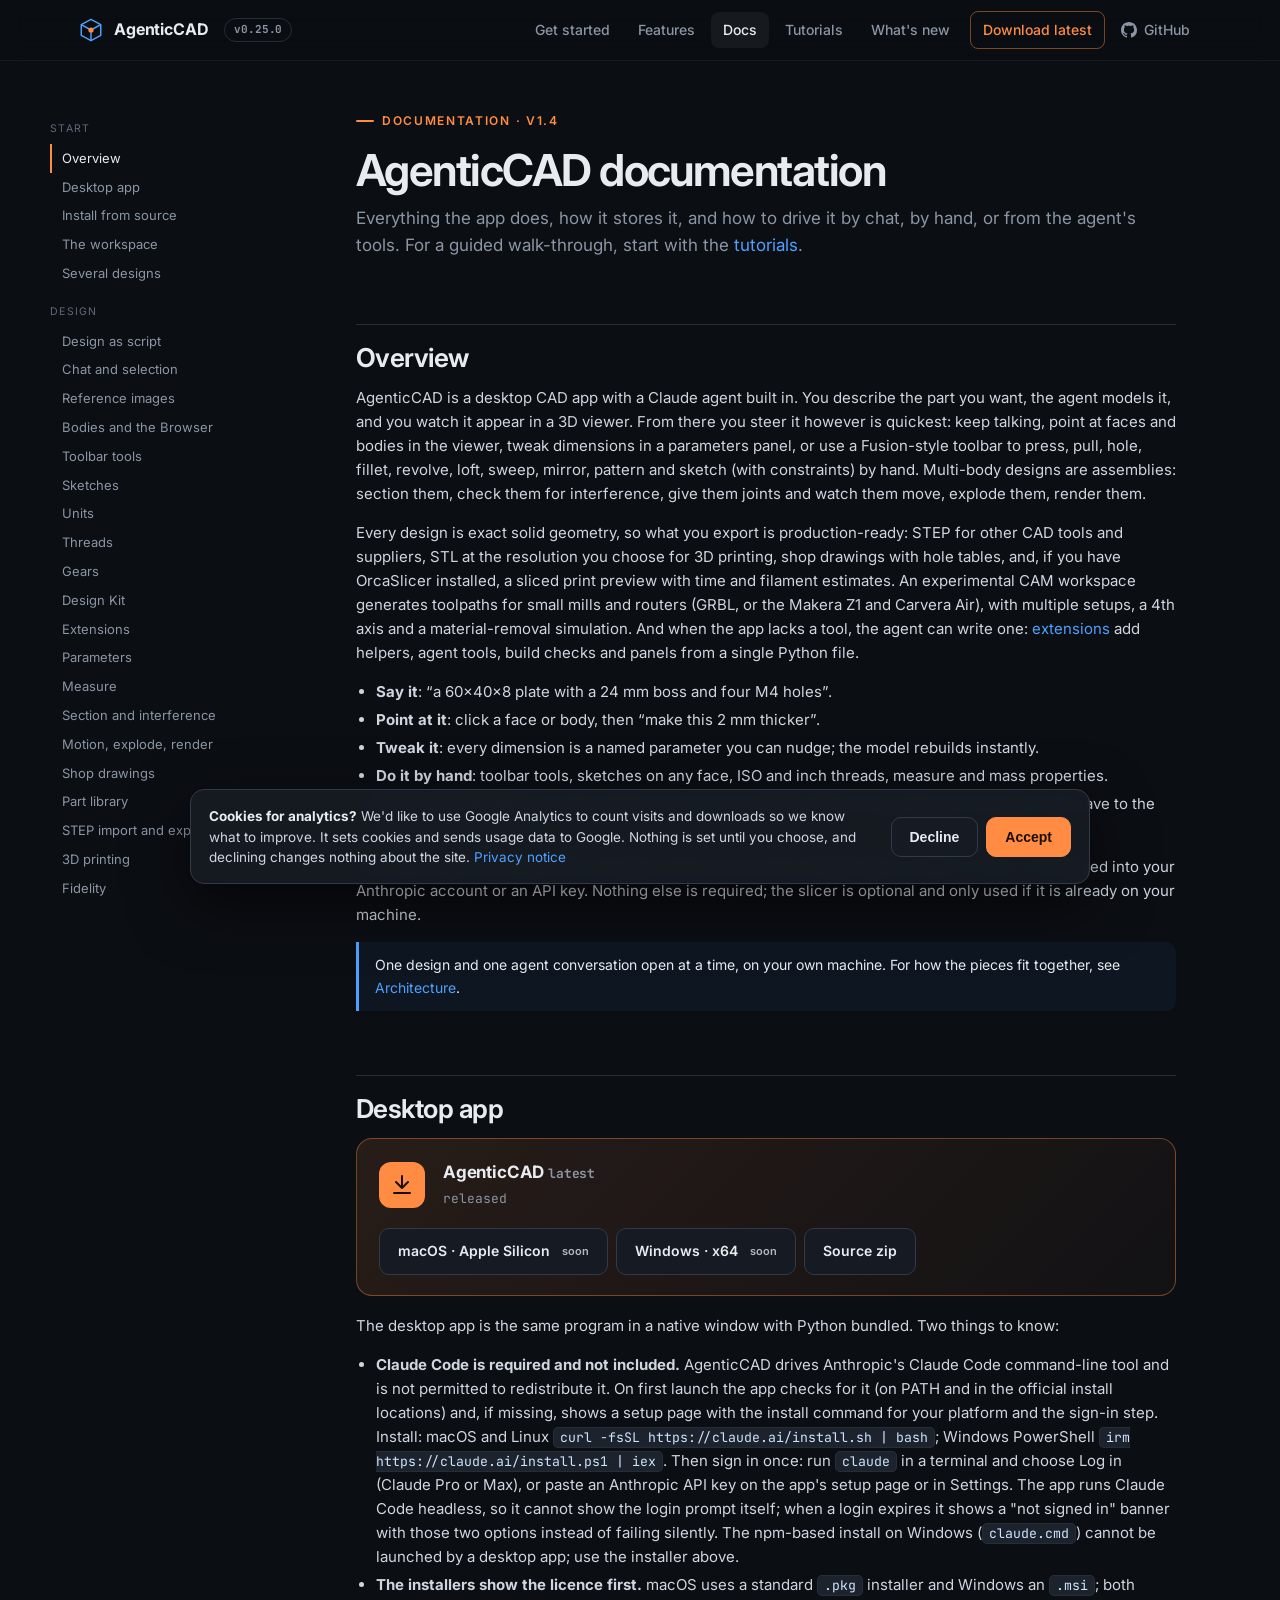
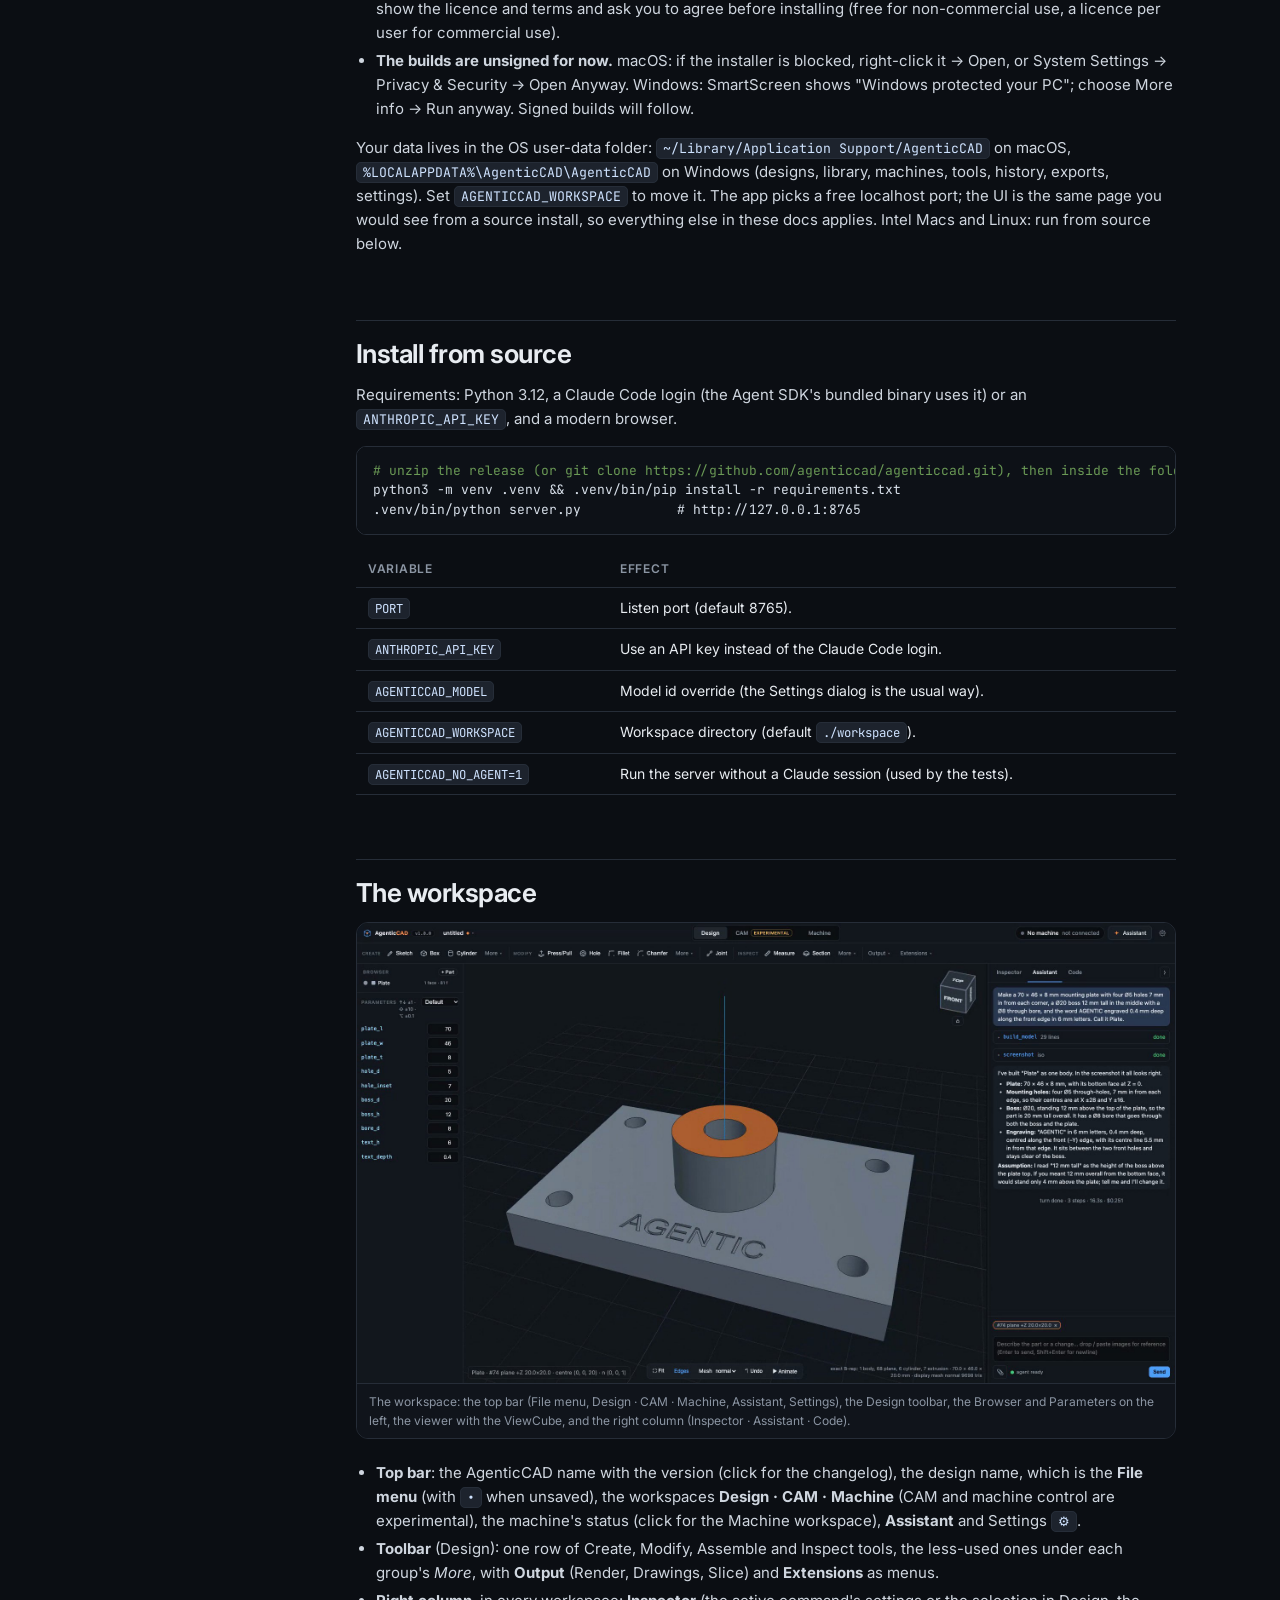
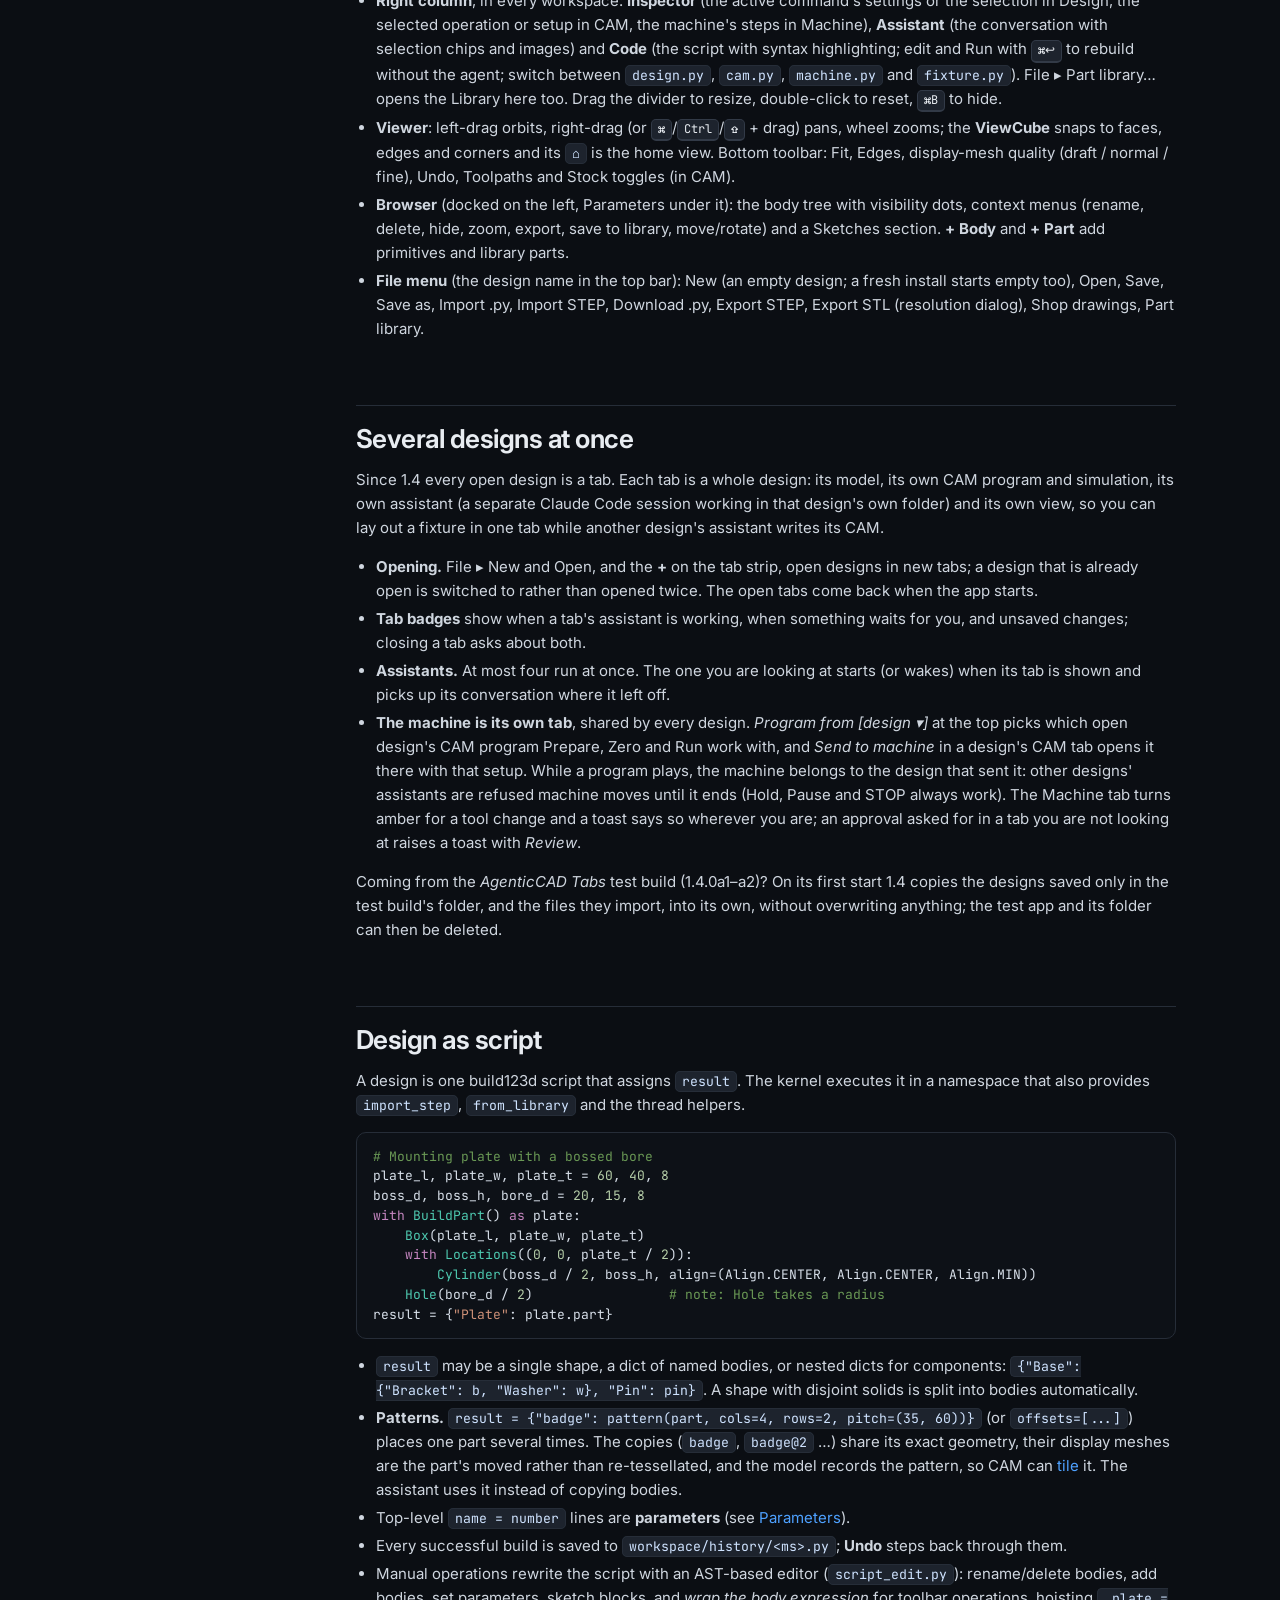
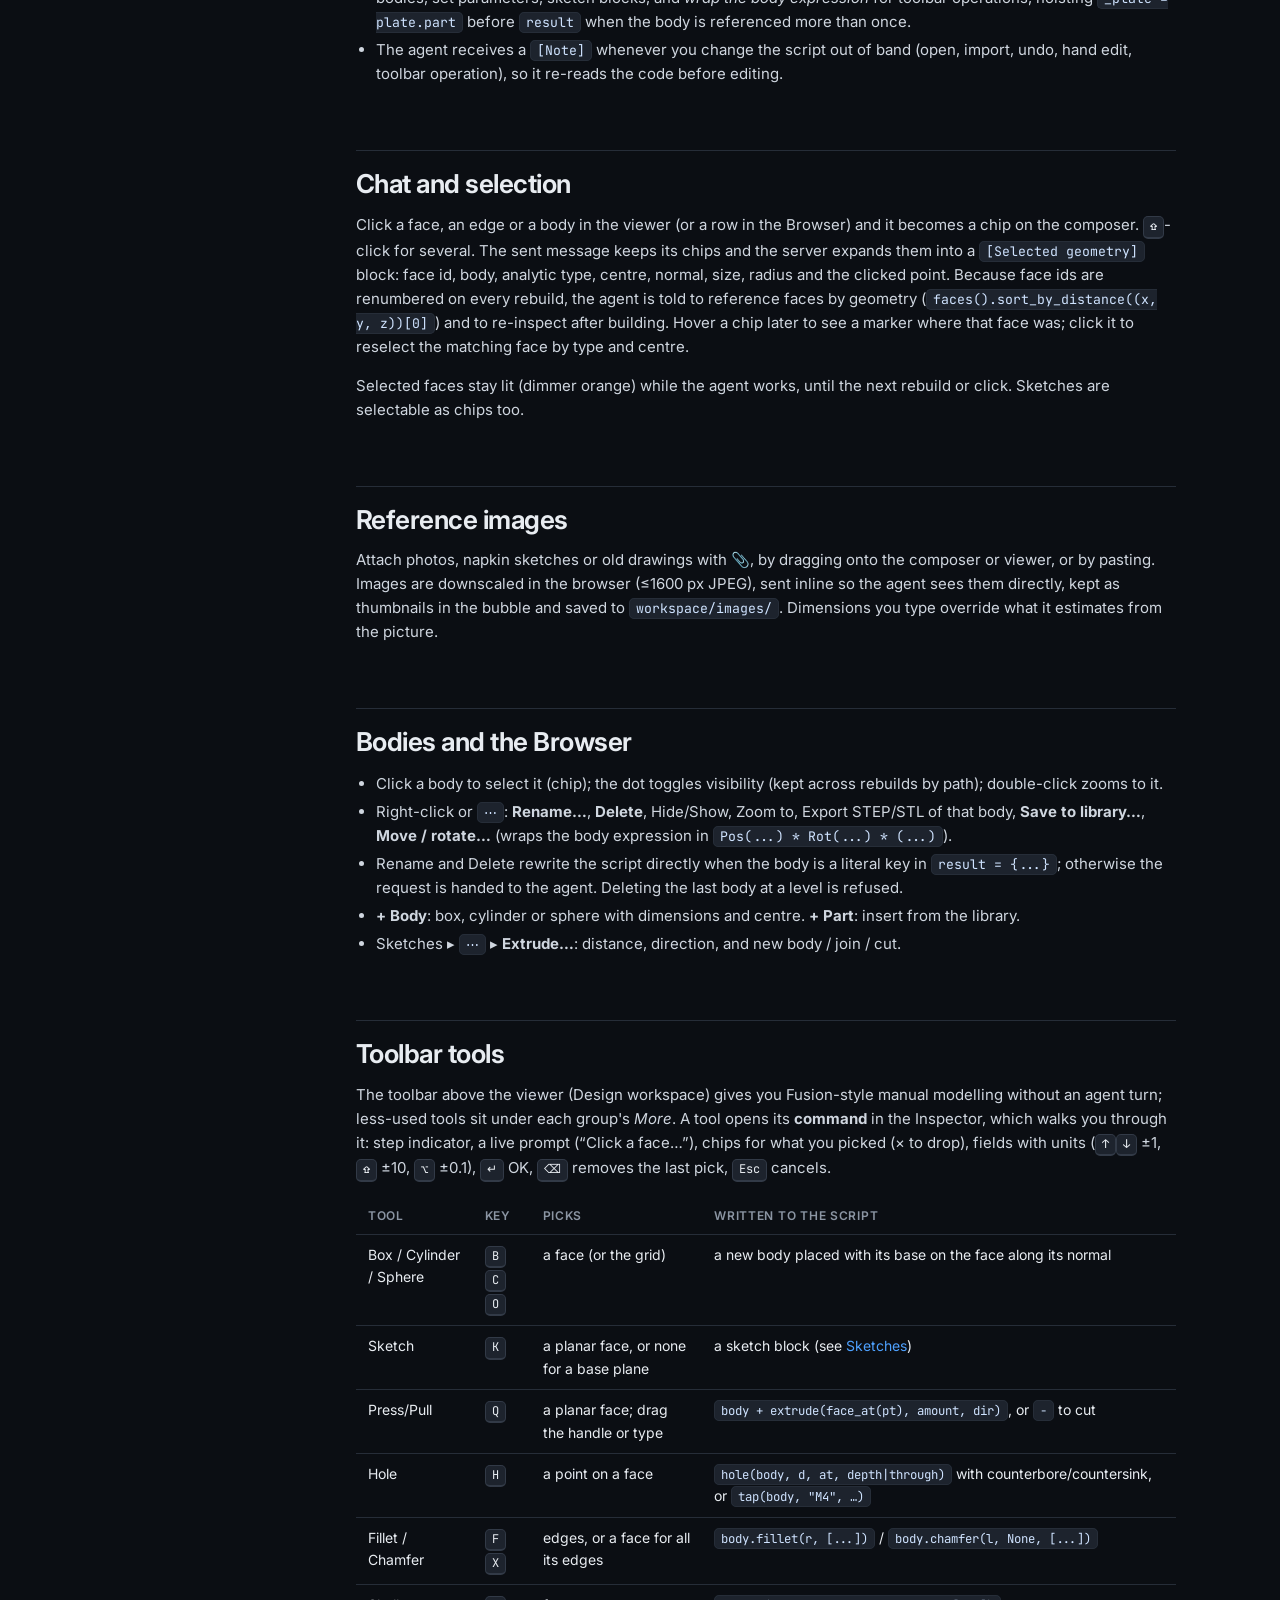
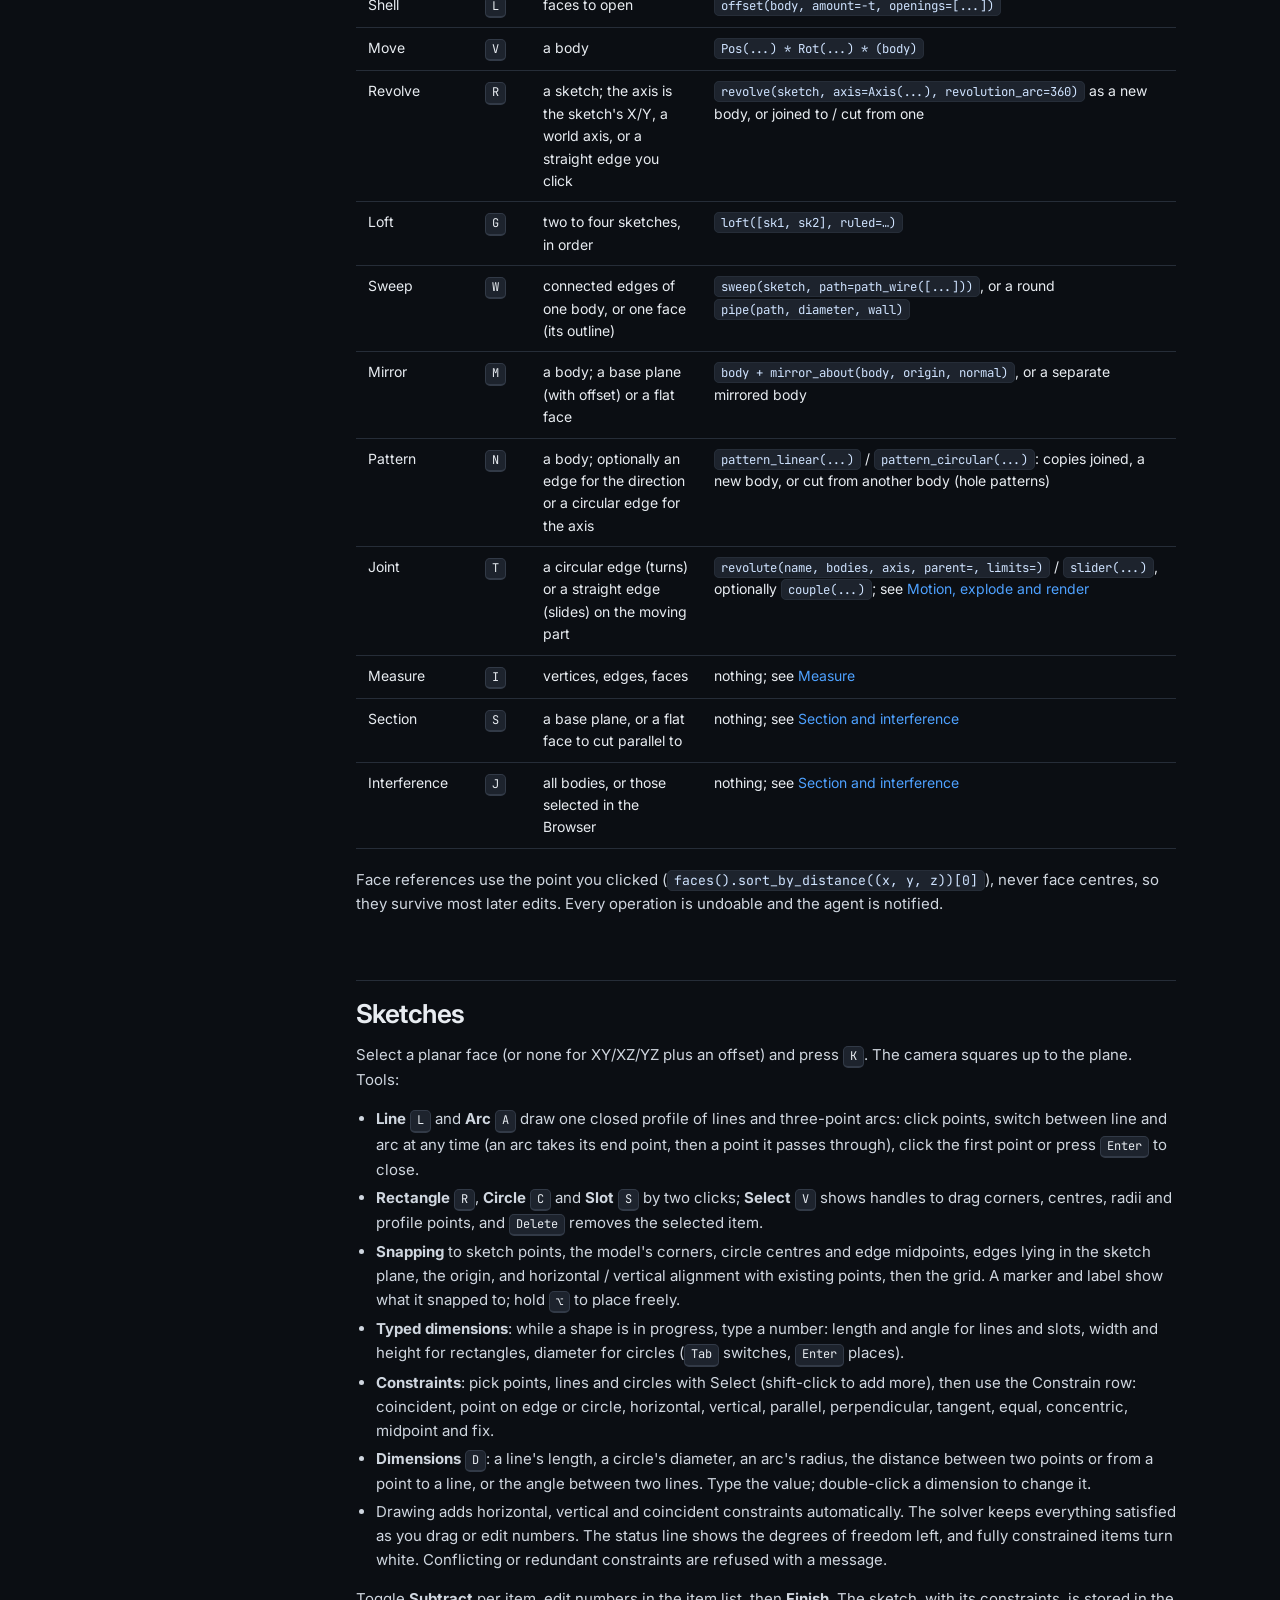
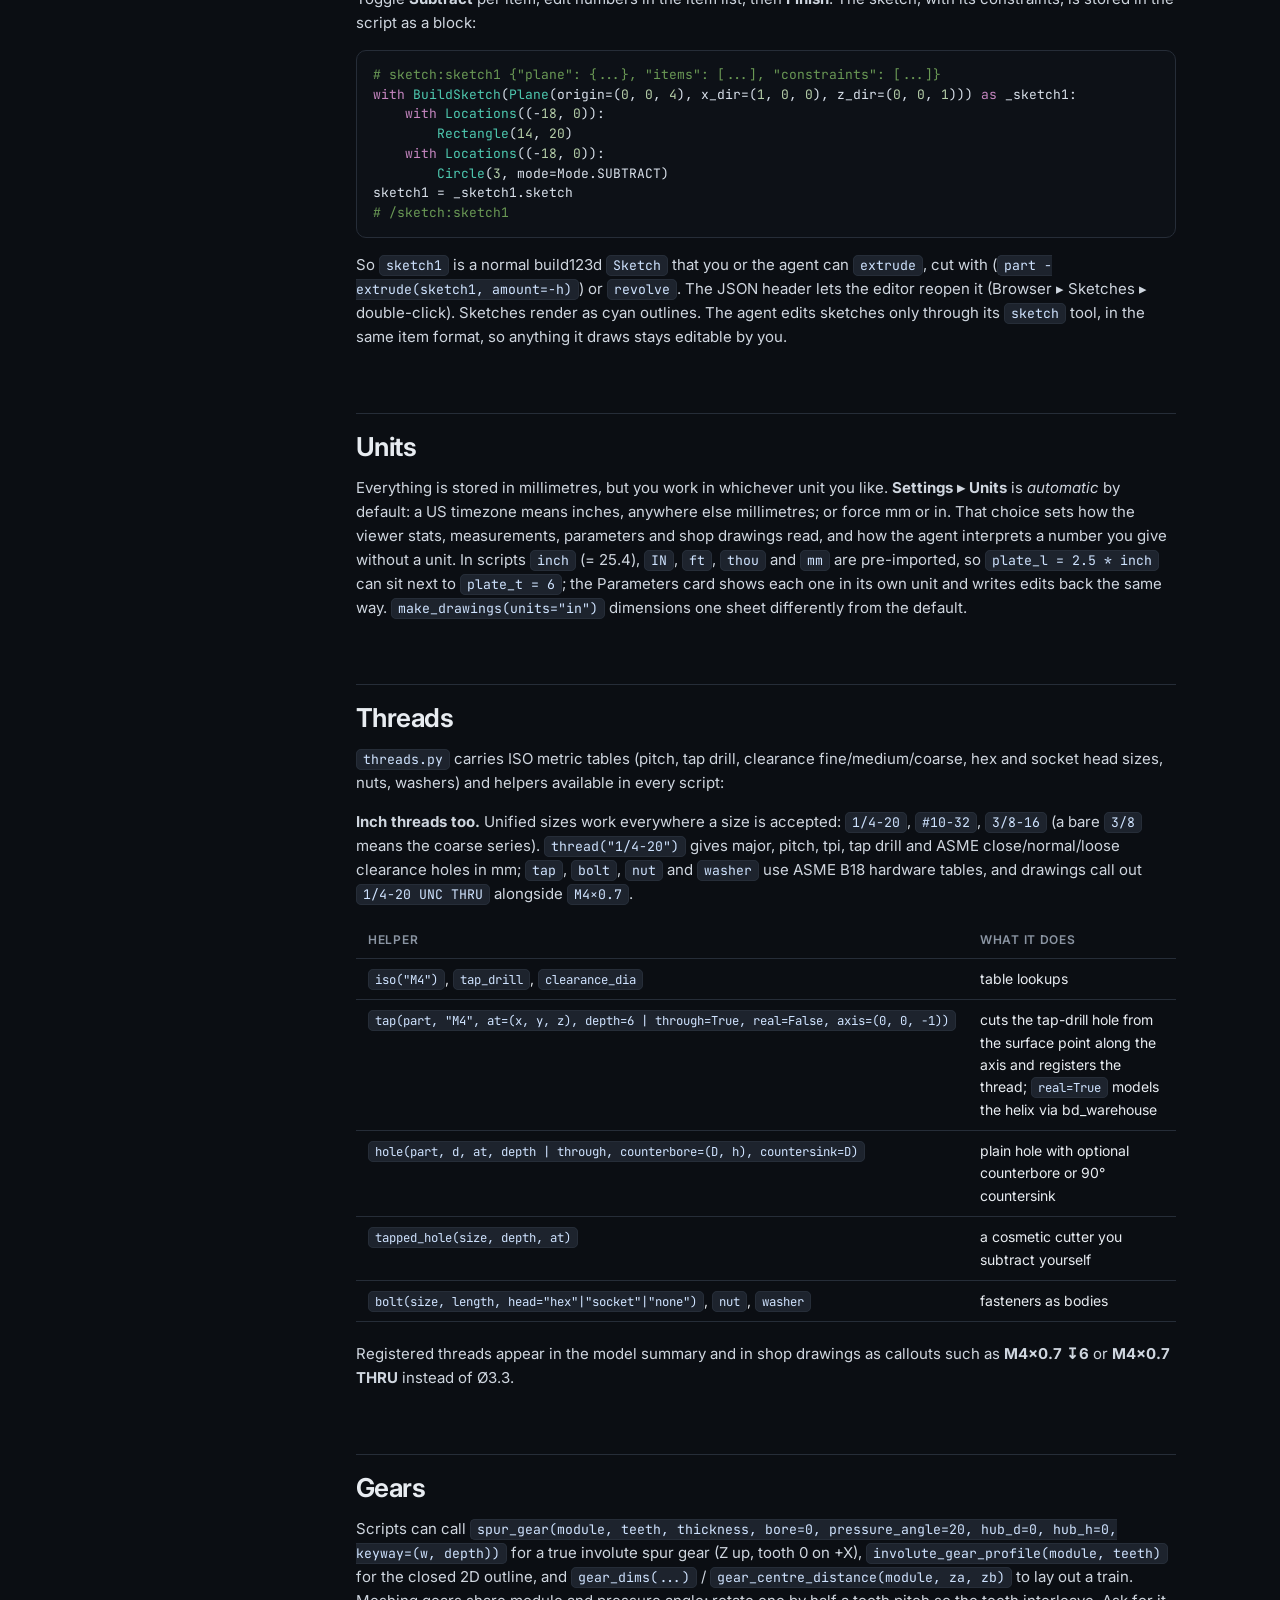
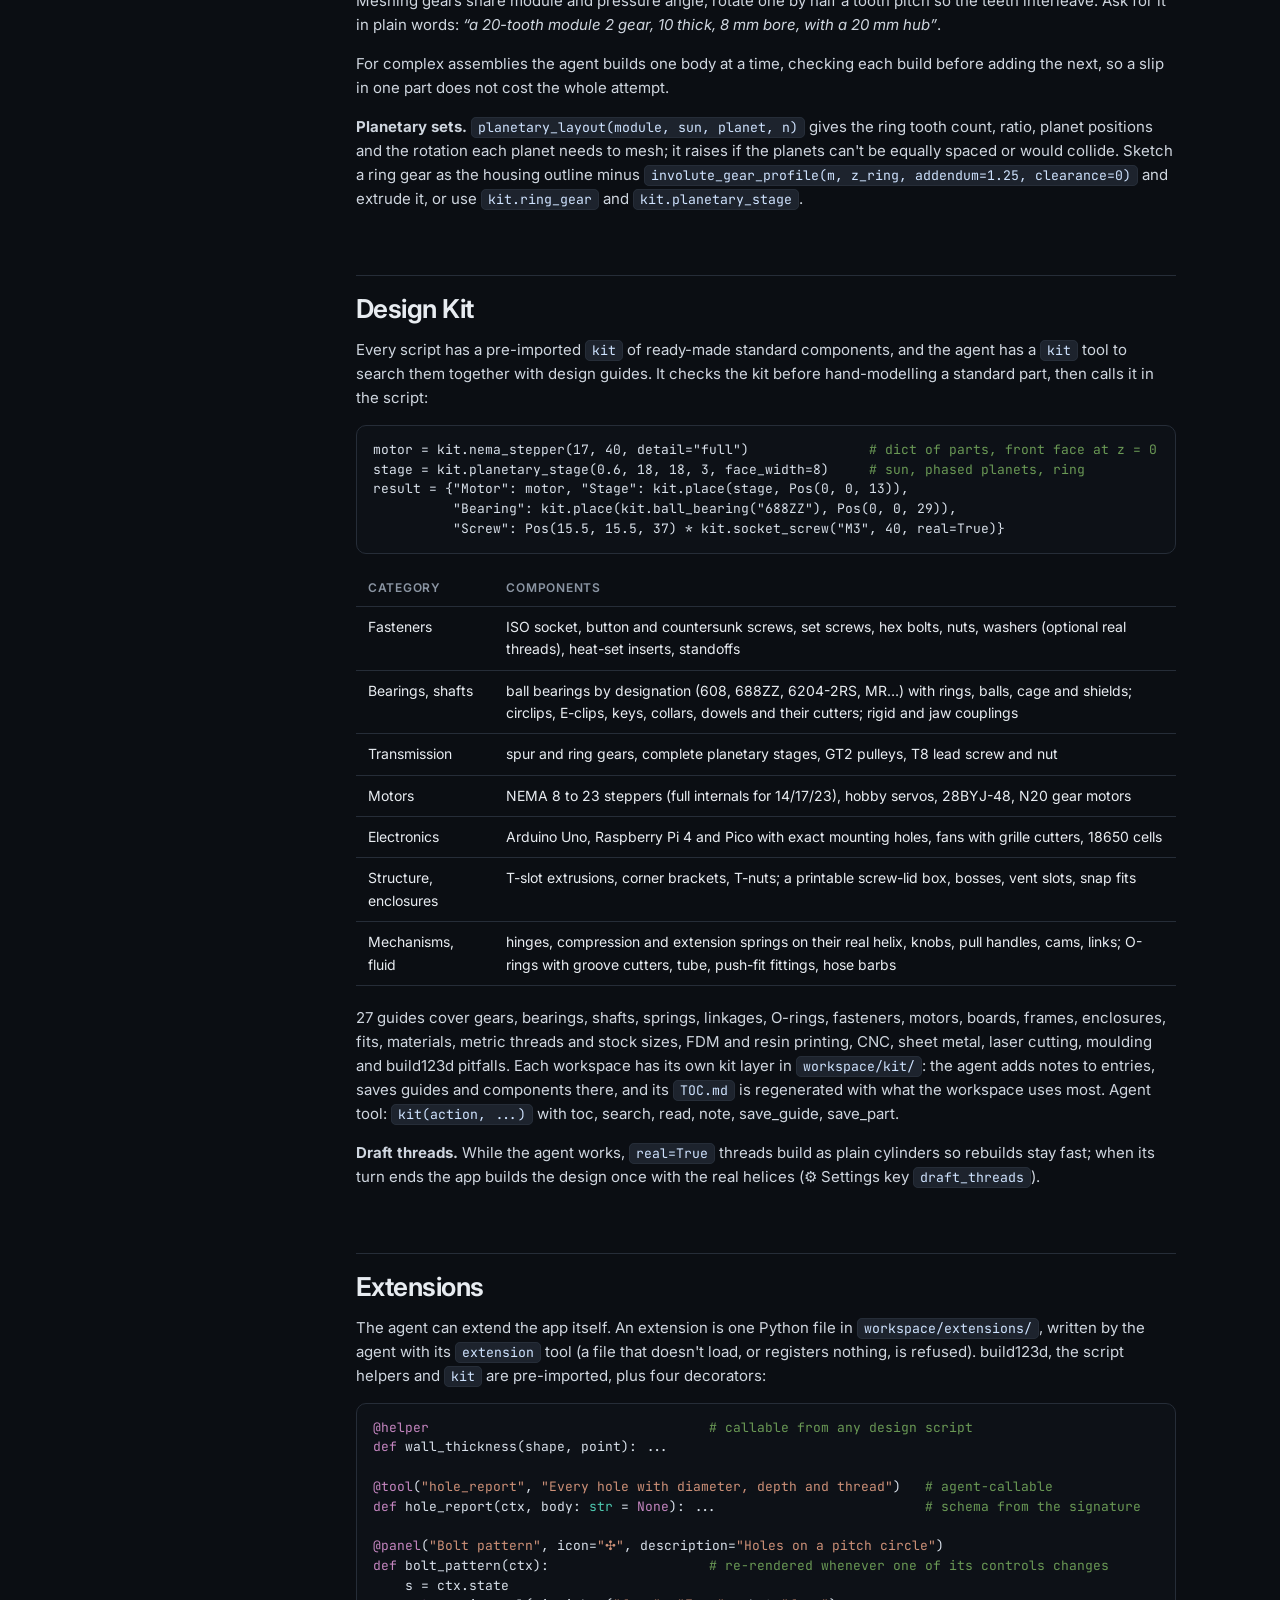
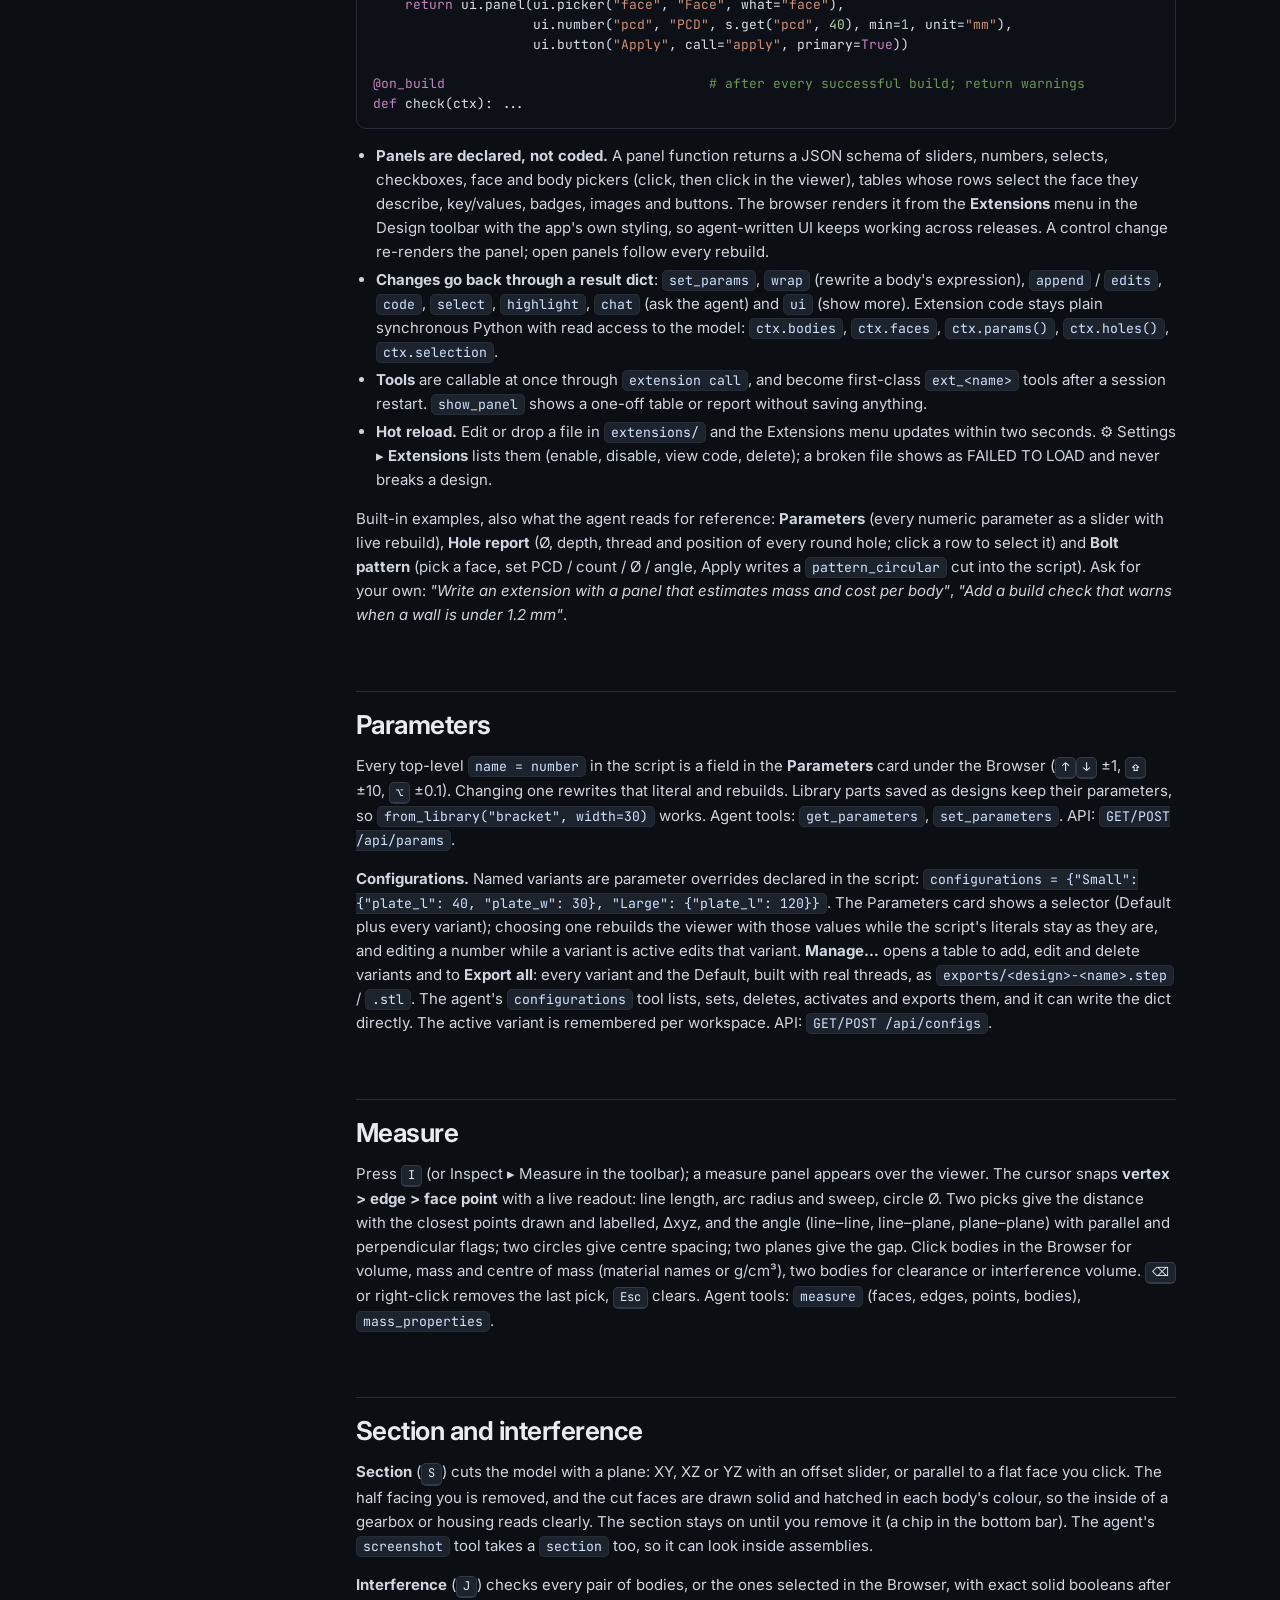
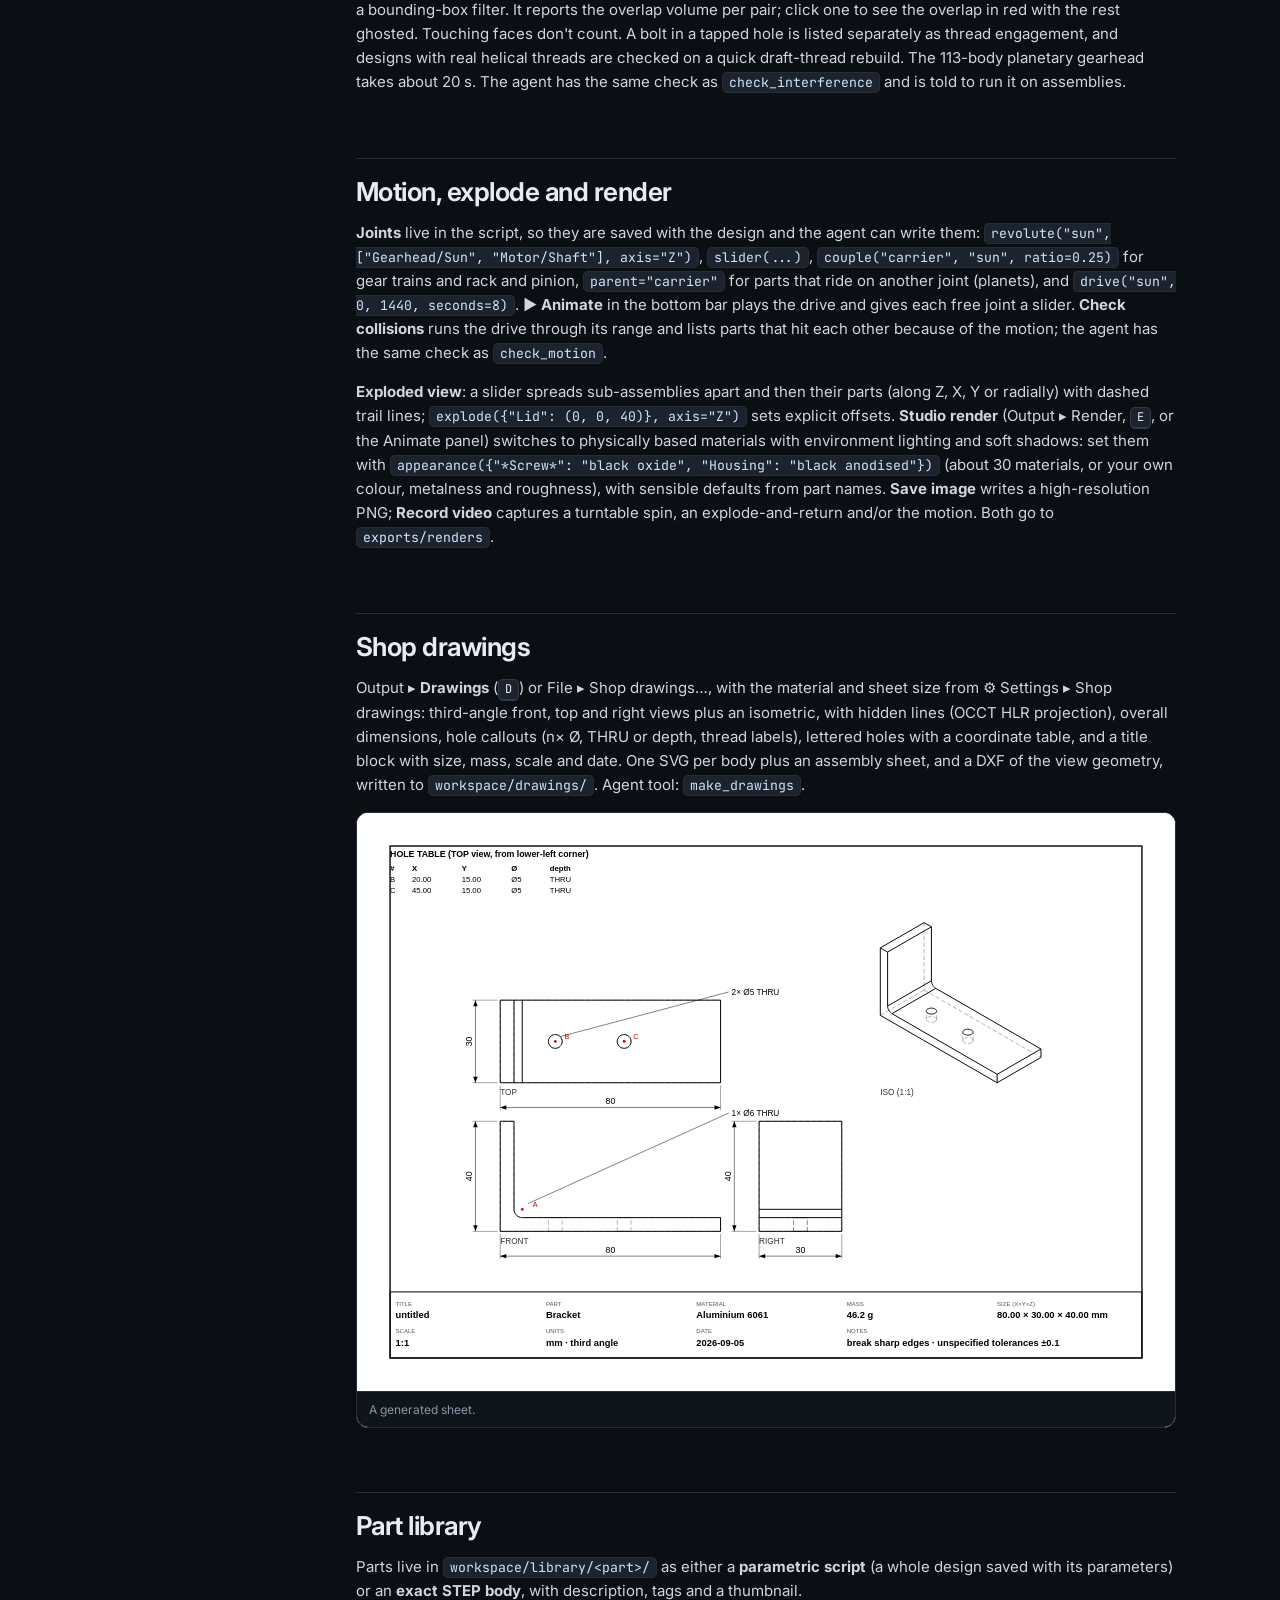
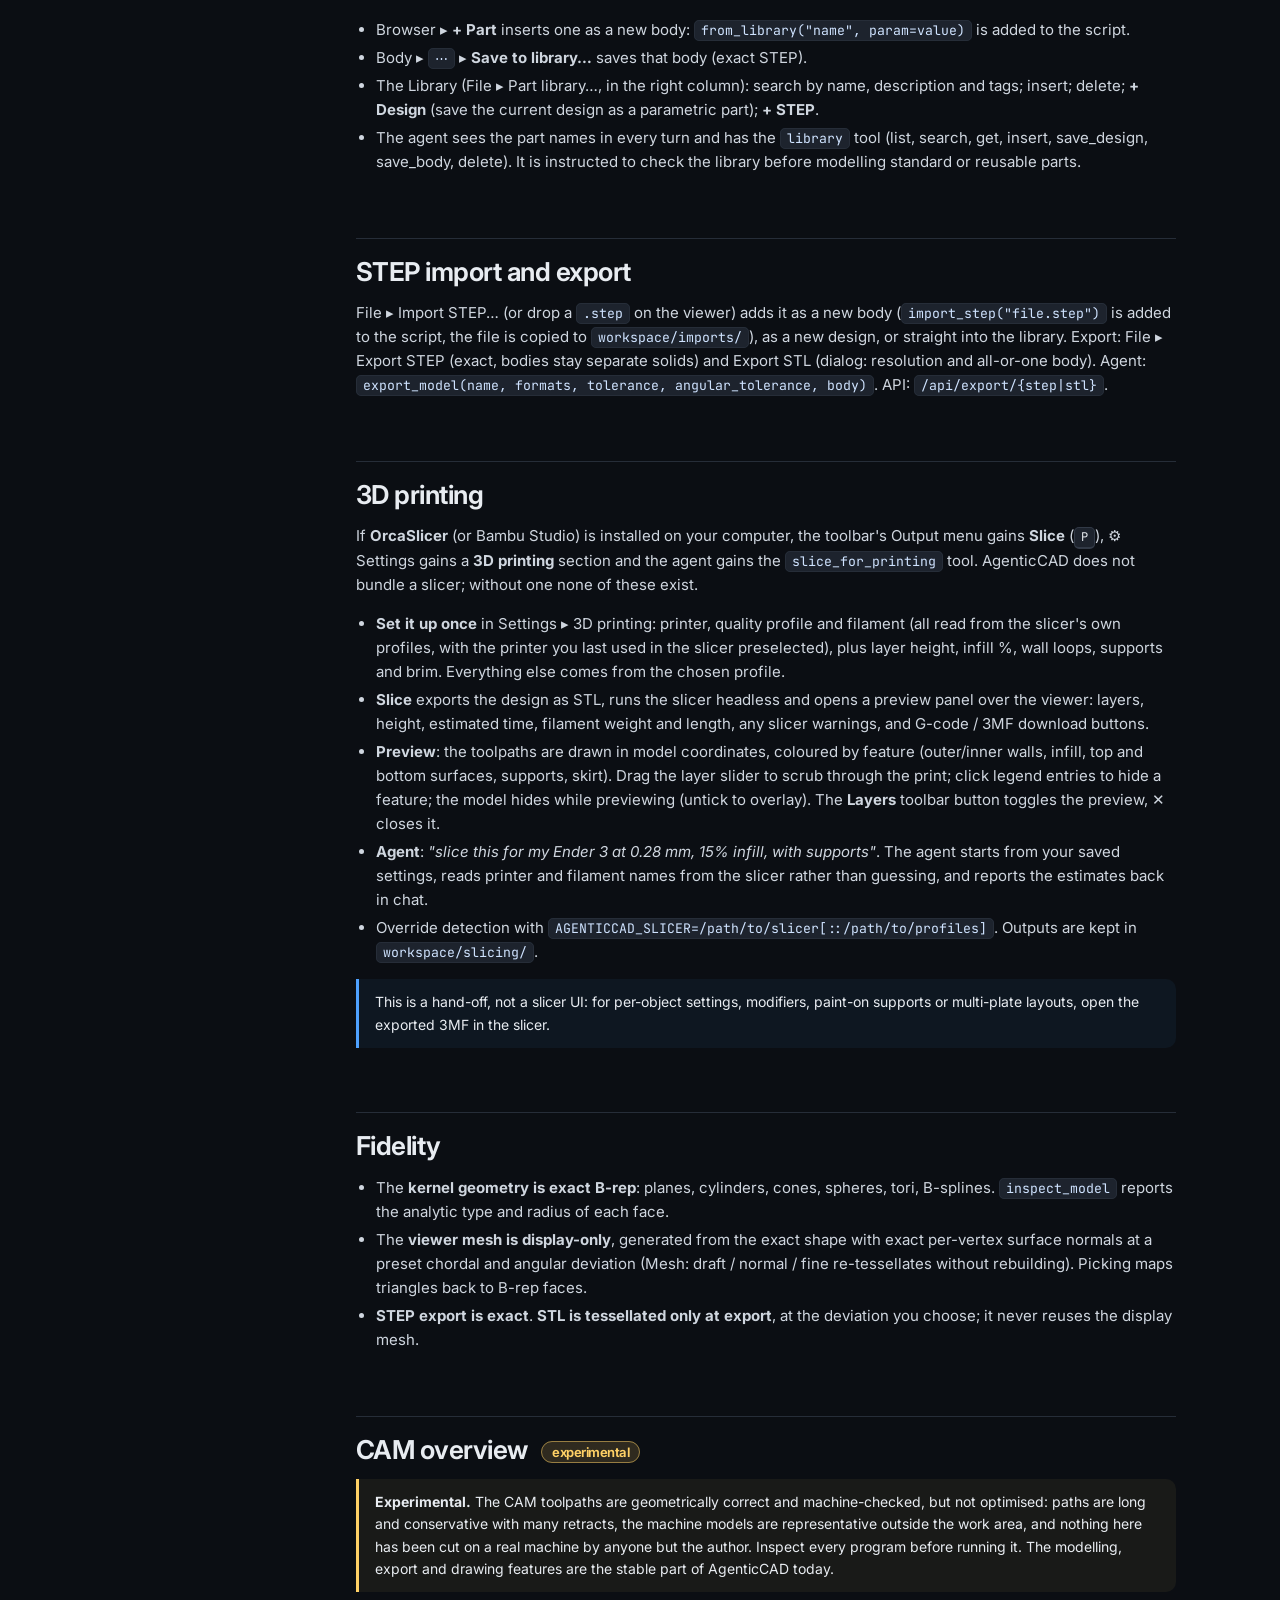
<file: docs/index.html>
<!doctype html>
<html lang="en">
<head>
<meta charset="utf-8"><meta name="viewport" content="width=device-width,initial-scale=1">
<title>Documentation — AgenticCAD</title>
<meta name="description" content="AgenticCAD documentation: install, the workspace, design as script, chat and selection, toolbar tools, sketches, threads, gears, the Design Kit, parameters, measure, drawings, library, CAM, settings, agent tools, tests and evals.">
<link rel="icon" href="data:image/svg+xml,%3Csvg xmlns='http://www.w3.org/2000/svg' viewBox='0 0 32 32'%3E%3Cpath d='M16 3 28 9.5v13L16 29 4 22.5v-13L16 3Z' fill='none' stroke='%234ea1ff' stroke-width='2'/%3E%3Ccircle cx='16' cy='16' r='4' fill='%23ff8c42'/%3E%3C/svg%3E">
<link rel="preconnect" href="https://fonts.googleapis.com"><link rel="preconnect" href="https://fonts.gstatic.com" crossorigin>
<link href="https://fonts.googleapis.com/css2?family=Inter:wght@400;500;600;700;800&family=JetBrains+Mono:wght@400;500&display=swap" rel="stylesheet">
<link rel="stylesheet" href="../assets/site.css?v=1.0.0">
<style>
  .docs{display:grid;grid-template-columns:250px 1fr;gap:56px;padding:44px 0 80px}
  .toc{position:sticky;top:76px;align-self:start;max-height:calc(100vh - 100px);overflow:auto;font-size:13px;padding-right:8px}
  .toc .g{font-size:10.5px;letter-spacing:.12em;text-transform:uppercase;color:var(--dim);margin:16px 0 6px}
  .toc a{display:block;color:var(--muted);padding:4px 10px;border-left:2px solid transparent;border-radius:0 6px 6px 0}
  .toc a:hover{color:var(--text);text-decoration:none;background:rgba(255,255,255,.03)}
  .toc a.on{color:var(--text);border-left-color:var(--accent)}
  .doc{min-width:0;max-width:820px}
  .doc h1{font-size:clamp(30px,4vw,44px);margin-bottom:10px}
  .doc h2{font-size:26px;margin:64px 0 14px;padding-top:18px;border-top:1px solid var(--line);scroll-margin-top:80px}
  .doc h3{font-size:17px;margin:28px 0 8px;scroll-margin-top:80px}
  .doc p,.doc li{color:#cfd6df;font-size:15px}
  .doc ul{padding-left:20px}.doc li{margin:4px 0}
  .doc .lead{font-size:17px;color:var(--muted)}
  .doc pre{font-size:12.5px}
  .kbdt td:first-child{white-space:nowrap}
  .fig{border:1px solid var(--line);border-radius:12px;overflow:hidden;margin:14px 0 22px}
  .fig img{display:block;width:100%}
  .fig figcaption{padding:8px 12px;font-size:12px;color:var(--muted);border-top:1px solid var(--line);background:var(--bg2)}
  .arch{width:100%;height:auto;display:block;margin:0 0 1.2em;background:var(--bg2);border:1px solid var(--line);border-radius:12px;padding:8px;box-sizing:border-box}
  .arch text{font-family:var(--sans);font-size:12.5px;fill:var(--text)} .arch .t{font-weight:600;font-size:13.5px} .arch .m{fill:var(--muted);font-size:11px;font-weight:400} .arch .mono{font-family:var(--mono);font-size:11.5px}
  .arch rect.box{fill:var(--panel);stroke:var(--line2)} .arch rect.inner{fill:var(--panel2);stroke:var(--line)} .arch rect.pill{fill:rgba(78,161,255,.1);stroke:var(--blue)} .arch rect.ws{fill:rgba(255,209,102,.08);stroke:var(--yellow)} .arch rect.opt{fill:rgba(76,211,122,.08);stroke:var(--ok)}
  .arch line{stroke:var(--muted);stroke-width:1.5}
  @media(max-width:900px){.docs{grid-template-columns:1fr;gap:20px}.toc{position:static;max-height:none;display:flex;flex-wrap:wrap;gap:2px}.toc .g{width:100%}}
</style>
</head>
<body>
<script type="module">import { nav } from '../assets/nav.js'; nav('../', 'docs');</script>
<div class="wrap docs">
  <aside class="toc" id="toc">
    <div class="g">Start</div><a href="#overview">Overview</a><a href="#desktop">Desktop app</a><a href="#install">Install from source</a><a href="#workspace">The workspace</a><a href="#tabs">Several designs</a>
    <div class="g">Design</div><a href="#script">Design as script</a><a href="#chat">Chat and selection</a><a href="#images">Reference images</a><a href="#bodies">Bodies and the Browser</a><a href="#ribbon">Toolbar tools</a><a href="#sketches">Sketches</a><a href="#units">Units</a><a href="#threads">Threads</a><a href="#gears">Gears</a><a href="#kit">Design Kit</a><a href="#ext">Extensions</a><a href="#params">Parameters</a><a href="#measure">Measure</a><a href="#section">Section and interference</a><a href="#motion">Motion, explode, render</a><a href="#drawings">Shop drawings</a><a href="#library">Part library</a><a href="#step">STEP import and export</a><a href="#printing">3D printing</a><a href="#fidelity">Fidelity</a>
    <div class="g">CAM</div><a href="#cam">CAM overview</a><a href="#cam-sim">Simulation</a><a href="#machine-view">Machine view</a><a href="#machine-scripts">Your own machine</a><a href="#fixtures">Fixtures</a><a href="#setups">Setups and 4th axis</a><a href="#makera">Makera Carvera</a><a href="#haas">Haas and LinuxCNC</a><a href="#machines">Machines and tools</a><a href="#ops">Operations</a><a href="#adaptive">Adaptive clearing</a><a href="#post">Post and G-code</a>
    <div class="g">Machine</div><a href="#machine-control">Makera Z1 control</a>
    <div class="g">Agent</div><a href="#settings">Settings and MCP</a><a href="#tools">Agent tools reference</a>
    <div class="g">Reference</div><a href="#shortcuts">Keyboard shortcuts</a><a href="#architecture">Architecture</a><a href="#files">Files and API</a><a href="#versioning">Versioning</a><a href="#tests">Tests and evals</a><a href="#gaps">Known gaps and roadmap</a><a href="#licence">Licence</a>
  </aside>
  <main class="doc">
    <div class="eyebrow">Documentation · v1.4</div>
    <h1>AgenticCAD documentation</h1>
    <p class="lead">Everything the app does, how it stores it, and how to drive it by chat, by hand, or from the agent's tools. For a guided walk-through, start with the <a href="../tutorials/">tutorials</a>.</p>

    <h2 id="overview">Overview</h2>
    <p>AgenticCAD is a desktop CAD app with a Claude agent built in. You describe the part you want, the agent models it, and you watch it appear in a 3D viewer. From there you steer it however is quickest: keep talking, point at faces and bodies in the viewer, tweak dimensions in a parameters panel, or use a Fusion-style toolbar to press, pull, hole, fillet, revolve, loft, sweep, mirror, pattern and sketch (with constraints) by hand. Multi-body designs are assemblies: section them, check them for interference, give them joints and watch them move, explode them, render them.</p>
    <p>Every design is exact solid geometry, so what you export is production-ready: STEP for other CAD tools and suppliers, STL at the resolution you choose for 3D printing, shop drawings with hole tables, and, if you have OrcaSlicer installed, a sliced print preview with time and filament estimates. An experimental CAM workspace generates toolpaths for small mills and routers (GRBL, or the Makera Z1 and Carvera Air), with multiple setups, a 4th axis and a material-removal simulation. And when the app lacks a tool, the agent can write one: <a href="#ext">extensions</a> add helpers, agent tools, build checks and panels from a single Python file.</p>
    <ul>
      <li><b>Say it</b>: “a 60×40×8 plate with a 24 mm boss and four M4 holes”.</li>
      <li><b>Point at it</b>: click a face or body, then “make this 2 mm thicker”.</li>
      <li><b>Tweak it</b>: every dimension is a named parameter you can nudge; the model rebuilds instantly.</li>
      <li><b>Do it by hand</b>: toolbar tools, sketches on any face, ISO and inch threads, measure and mass properties.</li>
      <li><b>Keep it reproducible</b>: the whole design lives in one readable Python script that you can open, edit, save to the part library and version.</li>
    </ul>
    <p>You need a Mac or Windows PC, the app (or the source), and a Claude sign-in: either <a href="#desktop">Claude Code</a> logged into your Anthropic account or an API key. Nothing else is required; the slicer is optional and only used if it is already on your machine.</p>
    <div class="callout">One design and one agent conversation open at a time, on your own machine. For how the pieces fit together, see <a href="#architecture">Architecture</a>.</div>

    <h2 id="desktop">Desktop app</h2>
    <div class="dlbox" style="flex-wrap:wrap"><div class="ico"><svg viewBox="0 0 24 24"><path d="M12 3v12M6 9l6 6 6-6M4 20h16"/></svg></div>
      <div class="txt"><b>AgenticCAD <span data-dl-ver>latest</span></b><span>released <span data-dl-date></span></span></div>
      <div class="dlrow"><a class="btn primary" href="https://github.com/agenticcad/agenticcad/releases/latest" data-dl="mac">macOS · Apple Silicon <small data-dl-asset-size></small></a><a class="btn primary" href="https://github.com/agenticcad/agenticcad/releases/latest" data-dl="win">Windows · x64 <small data-dl-asset-size></small></a><a class="btn" href="https://github.com/agenticcad/agenticcad/releases/latest" data-dl="src">Source zip</a></div></div>
    <p>The desktop app is the same program in a native window with Python bundled. Two things to know:</p>
    <ul>
      <li><b>Claude Code is required and not included.</b> AgenticCAD drives Anthropic's Claude Code command-line tool and is not permitted to redistribute it. On first launch the app checks for it (on PATH and in the official install locations) and, if missing, shows a setup page with the install command for your platform and the sign-in step. Install: macOS and Linux <code>curl -fsSL https://claude.ai/install.sh | bash</code>; Windows PowerShell <code>irm https://claude.ai/install.ps1 | iex</code>. Then sign in once: run <code>claude</code> in a terminal and choose Log in (Claude Pro or Max), or paste an Anthropic API key on the app's setup page or in Settings. The app runs Claude Code headless, so it cannot show the login prompt itself; when a login expires it shows a "not signed in" banner with those two options instead of failing silently. The npm-based install on Windows (<code>claude.cmd</code>) cannot be launched by a desktop app; use the installer above.</li>
      <li><b>The installers show the licence first.</b> macOS uses a standard <code>.pkg</code> installer and Windows an <code>.msi</code>; both show the licence and terms and ask you to agree before installing (free for non-commercial use, a licence per user for commercial use).</li>
      <li><b>The builds are unsigned for now.</b> macOS: if the installer is blocked, right-click it → Open, or System Settings → Privacy &amp; Security → Open Anyway. Windows: SmartScreen shows "Windows protected your PC"; choose More info → Run anyway. Signed builds will follow.</li>
    </ul>
    <p>Your data lives in the OS user-data folder: <code>~/Library/Application Support/AgenticCAD</code> on macOS, <code>%LOCALAPPDATA%\AgenticCAD\AgenticCAD</code> on Windows (designs, library, machines, tools, history, exports, settings). Set <code>AGENTICCAD_WORKSPACE</code> to move it. The app picks a free localhost port; the UI is the same page you would see from a source install, so everything else in these docs applies. Intel Macs and Linux: run from source below.</p>

    <h2 id="install">Install from source</h2>
    <p>Requirements: Python 3.12, a Claude Code login (the Agent SDK's bundled binary uses it) or an <code>ANTHROPIC_API_KEY</code>, and a modern browser.</p>
<pre><code><span class="hl-c"># unzip the release (or git clone https://github.com/agenticcad/agenticcad.git), then inside the folder:</span>
python3 -m venv .venv &amp;&amp; .venv/bin/pip install -r requirements.txt
.venv/bin/python server.py            # http://127.0.0.1:8765</code></pre>
    <table class="table"><tr><th>Variable</th><th>Effect</th></tr>
      <tr><td><code>PORT</code></td><td>Listen port (default 8765).</td></tr>
      <tr><td><code>ANTHROPIC_API_KEY</code></td><td>Use an API key instead of the Claude Code login.</td></tr>
      <tr><td><code>AGENTICCAD_MODEL</code></td><td>Model id override (the Settings dialog is the usual way).</td></tr>
      <tr><td><code>AGENTICCAD_WORKSPACE</code></td><td>Workspace directory (default <code>./workspace</code>).</td></tr>
      <tr><td><code>AGENTICCAD_NO_AGENT=1</code></td><td>Run the server without a Claude session (used by the tests).</td></tr></table>

    <h2 id="workspace">The workspace</h2>
    <figure class="fig"><img src="../assets/img/workspace.jpg" alt="The AgenticCAD workspace in a real session"><figcaption>The workspace: the top bar (File menu, Design · CAM · Machine, Assistant, Settings), the Design toolbar, the Browser and Parameters on the left, the viewer with the ViewCube, and the right column (Inspector · Assistant · Code).</figcaption></figure>
    <ul>
      <li><b>Top bar</b>: the AgenticCAD name with the version (click for the changelog), the design name, which is the <b>File menu</b> (with <code>•</code> when unsaved), the workspaces <b>Design · CAM · Machine</b> (CAM and machine control are experimental), the machine's status (click for the Machine workspace), <b>Assistant</b> and Settings <code>⚙</code>.</li>
      <li><b>Toolbar</b> (Design): one row of Create, Modify, Assemble and Inspect tools, the less-used ones under each group's <i>More</i>, with <b>Output</b> (Render, Drawings, Slice) and <b>Extensions</b> as menus.</li>
      <li><b>Right column</b>, in every workspace: <b>Inspector</b> (the active command's settings or the selection in Design, the selected operation or setup in CAM, the machine's steps in Machine), <b>Assistant</b> (the conversation with selection chips and images) and <b>Code</b> (the script with syntax highlighting; edit and Run with <kbd>⌘↩</kbd> to rebuild without the agent; switch between <code>design.py</code>, <code>cam.py</code>, <code>machine.py</code> and <code>fixture.py</code>). File ▸ Part library… opens the Library here too. Drag the divider to resize, double-click to reset, <kbd>⌘B</kbd> to hide.</li>
      <li><b>Viewer</b>: left-drag orbits, right-drag (or <kbd>⌘</kbd>/<kbd>Ctrl</kbd>/<kbd>⇧</kbd> + drag) pans, wheel zooms; the <b>ViewCube</b> snaps to faces, edges and corners and its <code>⌂</code> is the home view. Bottom toolbar: Fit, Edges, display-mesh quality (draft / normal / fine), Undo, Toolpaths and Stock toggles (in CAM).</li>
      <li><b>Browser</b> (docked on the left, Parameters under it): the body tree with visibility dots, context menus (rename, delete, hide, zoom, export, save to library, move/rotate) and a Sketches section. <b>+ Body</b> and <b>+ Part</b> add primitives and library parts.</li>
      <li><b>File menu</b> (the design name in the top bar): New (an empty design; a fresh install starts empty too), Open, Save, Save as, Import .py, Import STEP, Download .py, Export STEP, Export STL (resolution dialog), Shop drawings, Part library.</li>
    </ul>

    <h2 id="tabs">Several designs at once</h2>
    <p>Since 1.4 every open design is a tab. Each tab is a whole design: its model, its own CAM program and simulation, its own assistant (a separate Claude Code session working in that design's own folder) and its own view, so you can lay out a fixture in one tab while another design's assistant writes its CAM.</p>
    <ul>
      <li><b>Opening.</b> File ▸ New and Open, and the <b>+</b> on the tab strip, open designs in new tabs; a design that is already open is switched to rather than opened twice. The open tabs come back when the app starts.</li>
      <li><b>Tab badges</b> show when a tab's assistant is working, when something waits for you, and unsaved changes; closing a tab asks about both.</li>
      <li><b>Assistants.</b> At most four run at once. The one you are looking at starts (or wakes) when its tab is shown and picks up its conversation where it left off.</li>
      <li><b>The machine is its own tab</b>, shared by every design. <i>Program from [design ▾]</i> at the top picks which open design's CAM program Prepare, Zero and Run work with, and <i>Send to machine</i> in a design's CAM tab opens it there with that setup. While a program plays, the machine belongs to the design that sent it: other designs' assistants are refused machine moves until it ends (Hold, Pause and STOP always work). The Machine tab turns amber for a tool change and a toast says so wherever you are; an approval asked for in a tab you are not looking at raises a toast with <i>Review</i>.</li>
    </ul>
    <p>Coming from the <i>AgenticCAD Tabs</i> test build (1.4.0a1–a2)? On its first start 1.4 copies the designs saved only in the test build's folder, and the files they import, into its own, without overwriting anything; the test app and its folder can then be deleted.</p>

    <h2 id="script">Design as script</h2>
    <p>A design is one build123d script that assigns <code>result</code>. The kernel executes it in a namespace that also provides <code>import_step</code>, <code>from_library</code> and the thread helpers.</p>
<pre><code><span class="hl-c"># Mounting plate with a bossed bore</span>
plate_l, plate_w, plate_t = <span class="hl-n">60</span>, <span class="hl-n">40</span>, <span class="hl-n">8</span>
boss_d, boss_h, bore_d = <span class="hl-n">20</span>, <span class="hl-n">15</span>, <span class="hl-n">8</span>
<span class="hl-k">with</span> <span class="hl-t">BuildPart</span>() <span class="hl-k">as</span> plate:
    <span class="hl-t">Box</span>(plate_l, plate_w, plate_t)
    <span class="hl-k">with</span> <span class="hl-t">Locations</span>((<span class="hl-n">0</span>, <span class="hl-n">0</span>, plate_t / <span class="hl-n">2</span>)):
        <span class="hl-t">Cylinder</span>(boss_d / <span class="hl-n">2</span>, boss_h, align=(Align.CENTER, Align.CENTER, Align.MIN))
    <span class="hl-t">Hole</span>(bore_d / <span class="hl-n">2</span>)                 <span class="hl-c"># note: Hole takes a radius</span>
result = {<span class="hl-s">"Plate"</span>: plate.part}</code></pre>
    <ul>
      <li><code>result</code> may be a single shape, a dict of named bodies, or nested dicts for components: <code>{"Base": {"Bracket": b, "Washer": w}, "Pin": pin}</code>. A shape with disjoint solids is split into bodies automatically.</li>
      <li><b>Patterns.</b> <code>result = {"badge": pattern(part, cols=4, rows=2, pitch=(35, 60))}</code> (or <code>offsets=[...]</code>) places one part several times. The copies (<code>badge</code>, <code>badge@2</code> …) share its exact geometry, their display meshes are the part's moved rather than re-tessellated, and the model records the pattern, so CAM can <a href="#tiles">tile</a> it. The assistant uses it instead of copying bodies.</li>
      <li>Top-level <code>name = number</code> lines are <b>parameters</b> (see <a href="#params">Parameters</a>).</li>
      <li>Every successful build is saved to <code>workspace/history/&lt;ms&gt;.py</code>; <b>Undo</b> steps back through them.</li>
      <li>Manual operations rewrite the script with an AST-based editor (<code>script_edit.py</code>): rename/delete bodies, add bodies, set parameters, sketch blocks, and <em>wrap the body expression</em> for toolbar operations, hoisting <code>_plate = plate.part</code> before <code>result</code> when the body is referenced more than once.</li>
      <li>The agent receives a <code>[Note]</code> whenever you change the script out of band (open, import, undo, hand edit, toolbar operation), so it re-reads the code before editing.</li>
    </ul>

    <h2 id="chat">Chat and selection</h2>
    <p>Click a face, an edge or a body in the viewer (or a row in the Browser) and it becomes a chip on the composer. <kbd>⇧</kbd>-click for several. The sent message keeps its chips and the server expands them into a <code>[Selected geometry]</code> block: face id, body, analytic type, centre, normal, size, radius and the clicked point. Because face ids are renumbered on every rebuild, the agent is told to reference faces by geometry (<code>faces().sort_by_distance((x, y, z))[0]</code>) and to re-inspect after building. Hover a chip later to see a marker where that face was; click it to reselect the matching face by type and centre.</p>
    <p>Selected faces stay lit (dimmer orange) while the agent works, until the next rebuild or click. Sketches are selectable as chips too.</p>

    <h2 id="images">Reference images</h2>
    <p>Attach photos, napkin sketches or old drawings with 📎, by dragging onto the composer or viewer, or by pasting. Images are downscaled in the browser (≤1600 px JPEG), sent inline so the agent sees them directly, kept as thumbnails in the bubble and saved to <code>workspace/images/</code>. Dimensions you type override what it estimates from the picture.</p>

    <h2 id="bodies">Bodies and the Browser</h2>
    <ul>
      <li>Click a body to select it (chip); the dot toggles visibility (kept across rebuilds by path); double-click zooms to it.</li>
      <li>Right-click or <code>⋯</code>: <b>Rename…</b>, <b>Delete</b>, Hide/Show, Zoom to, Export STEP/STL of that body, <b>Save to library…</b>, <b>Move / rotate…</b> (wraps the body expression in <code>Pos(...) * Rot(...) * (...)</code>).</li>
      <li>Rename and Delete rewrite the script directly when the body is a literal key in <code>result = {...}</code>; otherwise the request is handed to the agent. Deleting the last body at a level is refused.</li>
      <li><b>+ Body</b>: box, cylinder or sphere with dimensions and centre. <b>+ Part</b>: insert from the library.</li>
      <li>Sketches ▸ <code>⋯</code> ▸ <b>Extrude…</b>: distance, direction, and new body / join / cut.</li>
    </ul>

    <h2 id="ribbon">Toolbar tools</h2>
    <p>The toolbar above the viewer (Design workspace) gives you Fusion-style manual modelling without an agent turn; less-used tools sit under each group's <i>More</i>. A tool opens its <b>command</b> in the Inspector, which walks you through it: step indicator, a live prompt (“Click a face…”), chips for what you picked (× to drop), fields with units (<kbd>↑</kbd><kbd>↓</kbd> ±1, <kbd>⇧</kbd> ±10, <kbd>⌥</kbd> ±0.1), <kbd>↵</kbd> OK, <kbd>⌫</kbd> removes the last pick, <kbd>Esc</kbd> cancels.</p>
    <table class="table"><tr><th>Tool</th><th>Key</th><th>Picks</th><th>Written to the script</th></tr>
      <tr><td>Box / Cylinder / Sphere</td><td><kbd>B</kbd> <kbd>C</kbd> <kbd>O</kbd></td><td>a face (or the grid)</td><td>a new body placed with its base on the face along its normal</td></tr>
      <tr><td>Sketch</td><td><kbd>K</kbd></td><td>a planar face, or none for a base plane</td><td>a sketch block (see <a href="#sketches">Sketches</a>)</td></tr>
      <tr><td>Press/Pull</td><td><kbd>Q</kbd></td><td>a planar face; drag the handle or type</td><td><code>body + extrude(face_at(pt), amount, dir)</code>, or <code>-</code> to cut</td></tr>
      <tr><td>Hole</td><td><kbd>H</kbd></td><td>a point on a face</td><td><code>hole(body, d, at, depth|through)</code> with counterbore/countersink, or <code>tap(body, "M4", …)</code></td></tr>
      <tr><td>Fillet / Chamfer</td><td><kbd>F</kbd> <kbd>X</kbd></td><td>edges, or a face for all its edges</td><td><code>body.fillet(r, [...])</code> / <code>body.chamfer(l, None, [...])</code></td></tr>
      <tr><td>Shell</td><td><kbd>L</kbd></td><td>faces to open</td><td><code>offset(body, amount=-t, openings=[...])</code></td></tr>
      <tr><td>Move</td><td><kbd>V</kbd></td><td>a body</td><td><code>Pos(...) * Rot(...) * (body)</code></td></tr>
      <tr><td>Revolve</td><td><kbd>R</kbd></td><td>a sketch; the axis is the sketch's X/Y, a world axis, or a straight edge you click</td><td><code>revolve(sketch, axis=Axis(...), revolution_arc=360)</code> as a new body, or joined to / cut from one</td></tr>
      <tr><td>Loft</td><td><kbd>G</kbd></td><td>two to four sketches, in order</td><td><code>loft([sk1, sk2], ruled=…)</code></td></tr>
      <tr><td>Sweep</td><td><kbd>W</kbd></td><td>connected edges of one body, or one face (its outline)</td><td><code>sweep(sketch, path=path_wire([...]))</code>, or a round <code>pipe(path, diameter, wall)</code></td></tr>
      <tr><td>Mirror</td><td><kbd>M</kbd></td><td>a body; a base plane (with offset) or a flat face</td><td><code>body + mirror_about(body, origin, normal)</code>, or a separate mirrored body</td></tr>
      <tr><td>Pattern</td><td><kbd>N</kbd></td><td>a body; optionally an edge for the direction or a circular edge for the axis</td><td><code>pattern_linear(...)</code> / <code>pattern_circular(...)</code>: copies joined, a new body, or cut from another body (hole patterns)</td></tr>
      <tr><td>Joint</td><td><kbd>T</kbd></td><td>a circular edge (turns) or a straight edge (slides) on the moving part</td><td><code>revolute(name, bodies, axis, parent=, limits=)</code> / <code>slider(...)</code>, optionally <code>couple(...)</code>; see <a href="#motion">Motion, explode and render</a></td></tr>
      <tr><td>Measure</td><td><kbd>I</kbd></td><td>vertices, edges, faces</td><td>nothing; see <a href="#measure">Measure</a></td></tr>
      <tr><td>Section</td><td><kbd>S</kbd></td><td>a base plane, or a flat face to cut parallel to</td><td>nothing; see <a href="#section">Section and interference</a></td></tr>
      <tr><td>Interference</td><td><kbd>J</kbd></td><td>all bodies, or those selected in the Browser</td><td>nothing; see <a href="#section">Section and interference</a></td></tr></table>
    <p>Face references use the point you clicked (<code>faces().sort_by_distance((x, y, z))[0]</code>), never face centres, so they survive most later edits. Every operation is undoable and the agent is notified.</p>

    <h2 id="sketches">Sketches</h2>
    <p>Select a planar face (or none for XY/XZ/YZ plus an offset) and press <kbd>K</kbd>. The camera squares up to the plane. Tools:</p>
    <ul>
      <li><b>Line</b> <kbd>L</kbd> and <b>Arc</b> <kbd>A</kbd> draw one closed profile of lines and three-point arcs: click points, switch between line and arc at any time (an arc takes its end point, then a point it passes through), click the first point or press <kbd>Enter</kbd> to close.</li>
      <li><b>Rectangle</b> <kbd>R</kbd>, <b>Circle</b> <kbd>C</kbd> and <b>Slot</b> <kbd>S</kbd> by two clicks; <b>Select</b> <kbd>V</kbd> shows handles to drag corners, centres, radii and profile points, and <kbd>Delete</kbd> removes the selected item.</li>
      <li><b>Snapping</b> to sketch points, the model's corners, circle centres and edge midpoints, edges lying in the sketch plane, the origin, and horizontal / vertical alignment with existing points, then the grid. A marker and label show what it snapped to; hold <kbd>⌥</kbd> to place freely.</li>
      <li><b>Typed dimensions</b>: while a shape is in progress, type a number: length and angle for lines and slots, width and height for rectangles, diameter for circles (<kbd>Tab</kbd> switches, <kbd>Enter</kbd> places).</li>
      <li><b>Constraints</b>: pick points, lines and circles with Select (shift-click to add more), then use the Constrain row: coincident, point on edge or circle, horizontal, vertical, parallel, perpendicular, tangent, equal, concentric, midpoint and fix.</li>
      <li><b>Dimensions</b> <kbd>D</kbd>: a line's length, a circle's diameter, an arc's radius, the distance between two points or from a point to a line, or the angle between two lines. Type the value; double-click a dimension to change it.</li>
      <li>Drawing adds horizontal, vertical and coincident constraints automatically. The solver keeps everything satisfied as you drag or edit numbers. The status line shows the degrees of freedom left, and fully constrained items turn white. Conflicting or redundant constraints are refused with a message.</li>
    </ul>
    <p>Toggle <b>Subtract</b> per item, edit numbers in the item list, then <b>Finish</b>. The sketch, with its constraints, is stored in the script as a block:</p>
<pre><code><span class="hl-c"># sketch:sketch1 {"plane": {...}, "items": [...], "constraints": [...]}</span>
<span class="hl-k">with</span> <span class="hl-t">BuildSketch</span>(<span class="hl-t">Plane</span>(origin=(<span class="hl-n">0</span>, <span class="hl-n">0</span>, <span class="hl-n">4</span>), x_dir=(<span class="hl-n">1</span>, <span class="hl-n">0</span>, <span class="hl-n">0</span>), z_dir=(<span class="hl-n">0</span>, <span class="hl-n">0</span>, <span class="hl-n">1</span>))) <span class="hl-k">as</span> _sketch1:
    <span class="hl-k">with</span> <span class="hl-t">Locations</span>((-<span class="hl-n">18</span>, <span class="hl-n">0</span>)):
        <span class="hl-t">Rectangle</span>(<span class="hl-n">14</span>, <span class="hl-n">20</span>)
    <span class="hl-k">with</span> <span class="hl-t">Locations</span>((-<span class="hl-n">18</span>, <span class="hl-n">0</span>)):
        <span class="hl-t">Circle</span>(<span class="hl-n">3</span>, mode=Mode.SUBTRACT)
sketch1 = _sketch1.sketch
<span class="hl-c"># /sketch:sketch1</span></code></pre>
    <p>So <code>sketch1</code> is a normal build123d <code>Sketch</code> that you or the agent can <code>extrude</code>, cut with (<code>part - extrude(sketch1, amount=-h)</code>) or <code>revolve</code>. The JSON header lets the editor reopen it (Browser ▸ Sketches ▸ double-click). Sketches render as cyan outlines. The agent edits sketches only through its <code>sketch</code> tool, in the same item format, so anything it draws stays editable by you.</p>

    <h2 id="units">Units</h2>
    <p>Everything is stored in millimetres, but you work in whichever unit you like. <b>Settings ▸ Units</b> is <i>automatic</i> by default: a US timezone means inches, anywhere else millimetres; or force mm or in. That choice sets how the viewer stats, measurements, parameters and shop drawings read, and how the agent interprets a number you give without a unit. In scripts <code>inch</code> (= 25.4), <code>IN</code>, <code>ft</code>, <code>thou</code> and <code>mm</code> are pre-imported, so <code>plate_l = 2.5 * inch</code> can sit next to <code>plate_t = 6</code>; the Parameters card shows each one in its own unit and writes edits back the same way. <code>make_drawings(units="in")</code> dimensions one sheet differently from the default.</p>

    <h2 id="threads">Threads</h2>
    <p><code>threads.py</code> carries ISO metric tables (pitch, tap drill, clearance fine/medium/coarse, hex and socket head sizes, nuts, washers) and helpers available in every script:</p>
    <p><b>Inch threads too.</b> Unified sizes work everywhere a size is accepted: <code>1/4-20</code>, <code>#10-32</code>, <code>3/8-16</code> (a bare <code>3/8</code> means the coarse series). <code>thread("1/4-20")</code> gives major, pitch, tpi, tap drill and ASME close/normal/loose clearance holes in mm; <code>tap</code>, <code>bolt</code>, <code>nut</code> and <code>washer</code> use ASME B18 hardware tables, and drawings call out <code>1/4-20 UNC THRU</code> alongside <code>M4×0.7</code>.</p>
    <table class="table"><tr><th>Helper</th><th>What it does</th></tr>
      <tr><td><code>iso("M4")</code>, <code>tap_drill</code>, <code>clearance_dia</code></td><td>table lookups</td></tr>
      <tr><td><code>tap(part, "M4", at=(x, y, z), depth=6 | through=True, real=False, axis=(0, 0, -1))</code></td><td>cuts the tap-drill hole from the surface point along the axis and registers the thread; <code>real=True</code> models the helix via bd_warehouse</td></tr>
      <tr><td><code>hole(part, d, at, depth | through, counterbore=(D, h), countersink=D)</code></td><td>plain hole with optional counterbore or 90° countersink</td></tr>
      <tr><td><code>tapped_hole(size, depth, at)</code></td><td>a cosmetic cutter you subtract yourself</td></tr>
      <tr><td><code>bolt(size, length, head="hex"|"socket"|"none")</code>, <code>nut</code>, <code>washer</code></td><td>fasteners as bodies</td></tr></table>
    <p>Registered threads appear in the model summary and in shop drawings as callouts such as <b>M4×0.7 ↧6</b> or <b>M4×0.7 THRU</b> instead of Ø3.3.</p>

    <h2 id="gears">Gears</h2>
    <p>Scripts can call <code>spur_gear(module, teeth, thickness, bore=0, pressure_angle=20, hub_d=0, hub_h=0, keyway=(w, depth))</code> for a true involute spur gear (Z up, tooth 0 on +X), <code>involute_gear_profile(module, teeth)</code> for the closed 2D outline, and <code>gear_dims(...)</code> / <code>gear_centre_distance(module, za, zb)</code> to lay out a train. Meshing gears share module and pressure angle; rotate one by half a tooth pitch so the teeth interleave. Ask for it in plain words: <i>“a 20-tooth module 2 gear, 10 thick, 8 mm bore, with a 20 mm hub”</i>.</p>
    <p>For complex assemblies the agent builds one body at a time, checking each build before adding the next, so a slip in one part does not cost the whole attempt.</p>
    <p><b>Planetary sets.</b> <code>planetary_layout(module, sun, planet, n)</code> gives the ring tooth count, ratio, planet positions and the rotation each planet needs to mesh; it raises if the planets can't be equally spaced or would collide. Sketch a ring gear as the housing outline minus <code>involute_gear_profile(m, z_ring, addendum=1.25, clearance=0)</code> and extrude it, or use <code>kit.ring_gear</code> and <code>kit.planetary_stage</code>.</p>

    <h2 id="kit">Design Kit</h2>
    <p>Every script has a pre-imported <code>kit</code> of ready-made standard components, and the agent has a <code>kit</code> tool to search them together with design guides. It checks the kit before hand-modelling a standard part, then calls it in the script:</p>
    <pre><code>motor = kit.nema_stepper(17, 40, detail="full")               <span class="hl-c"># dict of parts, front face at z = 0</span>
stage = kit.planetary_stage(0.6, 18, 18, 3, face_width=8)     <span class="hl-c"># sun, phased planets, ring</span>
result = {"Motor": motor, "Stage": kit.place(stage, Pos(0, 0, 13)),
          "Bearing": kit.place(kit.ball_bearing("688ZZ"), Pos(0, 0, 29)),
          "Screw": Pos(15.5, 15.5, 37) * kit.socket_screw("M3", 40, real=True)}</code></pre>
    <table class="table"><tr><th>Category</th><th>Components</th></tr>
      <tr><td>Fasteners</td><td>ISO socket, button and countersunk screws, set screws, hex bolts, nuts, washers (optional real threads), heat-set inserts, standoffs</td></tr>
      <tr><td>Bearings, shafts</td><td>ball bearings by designation (608, 688ZZ, 6204-2RS, MR…) with rings, balls, cage and shields; circlips, E-clips, keys, collars, dowels and their cutters; rigid and jaw couplings</td></tr>
      <tr><td>Transmission</td><td>spur and ring gears, complete planetary stages, GT2 pulleys, T8 lead screw and nut</td></tr>
      <tr><td>Motors</td><td>NEMA 8 to 23 steppers (full internals for 14/17/23), hobby servos, 28BYJ-48, N20 gear motors</td></tr>
      <tr><td>Electronics</td><td>Arduino Uno, Raspberry Pi 4 and Pico with exact mounting holes, fans with grille cutters, 18650 cells</td></tr>
      <tr><td>Structure, enclosures</td><td>T-slot extrusions, corner brackets, T-nuts; a printable screw-lid box, bosses, vent slots, snap fits</td></tr>
      <tr><td>Mechanisms, fluid</td><td>hinges, compression and extension springs on their real helix, knobs, pull handles, cams, links; O-rings with groove cutters, tube, push-fit fittings, hose barbs</td></tr></table>
    <p>27 guides cover gears, bearings, shafts, springs, linkages, O-rings, fasteners, motors, boards, frames, enclosures, fits, materials, metric threads and stock sizes, FDM and resin printing, CNC, sheet metal, laser cutting, moulding and build123d pitfalls. Each workspace has its own kit layer in <code>workspace/kit/</code>: the agent adds notes to entries, saves guides and components there, and its <code>TOC.md</code> is regenerated with what the workspace uses most. Agent tool: <code>kit(action, ...)</code> with toc, search, read, note, save_guide, save_part.</p>
    <p><b>Draft threads.</b> While the agent works, <code>real=True</code> threads build as plain cylinders so rebuilds stay fast; when its turn ends the app builds the design once with the real helices (⚙ Settings key <code>draft_threads</code>).</p>

    <h2 id="ext">Extensions</h2>
    <p>The agent can extend the app itself. An extension is one Python file in <code>workspace/extensions/</code>, written by the agent with its <code>extension</code> tool (a file that doesn't load, or registers nothing, is refused). build123d, the script helpers and <code>kit</code> are pre-imported, plus four decorators:</p>
<pre><code><span class="hl-k">@helper</span>                                   <span class="hl-c"># callable from any design script</span>
<span class="hl-k">def</span> wall_thickness(shape, point): ...

<span class="hl-k">@tool</span>(<span class="hl-s">"hole_report"</span>, <span class="hl-s">"Every hole with diameter, depth and thread"</span>)   <span class="hl-c"># agent-callable</span>
<span class="hl-k">def</span> hole_report(ctx, body: <span class="hl-t">str</span> = <span class="hl-k">None</span>): ...                          <span class="hl-c"># schema from the signature</span>

<span class="hl-k">@panel</span>(<span class="hl-s">"Bolt pattern"</span>, icon=<span class="hl-s">"✣"</span>, description=<span class="hl-s">"Holes on a pitch circle"</span>)
<span class="hl-k">def</span> bolt_pattern(ctx):                    <span class="hl-c"># re-rendered whenever one of its controls changes</span>
    s = ctx.state
    <span class="hl-k">return</span> ui.panel(ui.picker(<span class="hl-s">"face"</span>, <span class="hl-s">"Face"</span>, what=<span class="hl-s">"face"</span>),
                    ui.number(<span class="hl-s">"pcd"</span>, <span class="hl-s">"PCD"</span>, s.get(<span class="hl-s">"pcd"</span>, <span class="hl-n">40</span>), min=<span class="hl-n">1</span>, unit=<span class="hl-s">"mm"</span>),
                    ui.button(<span class="hl-s">"Apply"</span>, call=<span class="hl-s">"apply"</span>, primary=<span class="hl-k">True</span>))

<span class="hl-k">@on_build</span>                                 <span class="hl-c"># after every successful build; return warnings</span>
<span class="hl-k">def</span> check(ctx): ...</code></pre>
    <ul>
      <li><b>Panels are declared, not coded.</b> A panel function returns a JSON schema of sliders, numbers, selects, checkboxes, face and body pickers (click, then click in the viewer), tables whose rows select the face they describe, key/values, badges, images and buttons. The browser renders it from the <b>Extensions</b> menu in the Design toolbar with the app's own styling, so agent-written UI keeps working across releases. A control change re-renders the panel; open panels follow every rebuild.</li>
      <li><b>Changes go back through a result dict</b>: <code>set_params</code>, <code>wrap</code> (rewrite a body's expression), <code>append</code> / <code>edits</code>, <code>code</code>, <code>select</code>, <code>highlight</code>, <code>chat</code> (ask the agent) and <code>ui</code> (show more). Extension code stays plain synchronous Python with read access to the model: <code>ctx.bodies</code>, <code>ctx.faces</code>, <code>ctx.params()</code>, <code>ctx.holes()</code>, <code>ctx.selection</code>.</li>
      <li><b>Tools</b> are callable at once through <code>extension call</code>, and become first-class <code>ext_&lt;name&gt;</code> tools after a session restart. <code>show_panel</code> shows a one-off table or report without saving anything.</li>
      <li><b>Hot reload.</b> Edit or drop a file in <code>extensions/</code> and the Extensions menu updates within two seconds. ⚙ Settings ▸ <b>Extensions</b> lists them (enable, disable, view code, delete); a broken file shows as FAILED TO LOAD and never breaks a design.</li>
    </ul>
    <p>Built-in examples, also what the agent reads for reference: <b>Parameters</b> (every numeric parameter as a slider with live rebuild), <b>Hole report</b> (Ø, depth, thread and position of every round hole; click a row to select it) and <b>Bolt pattern</b> (pick a face, set PCD / count / Ø / angle, Apply writes a <code>pattern_circular</code> cut into the script). Ask for your own: <i>"Write an extension with a panel that estimates mass and cost per body"</i>, <i>"Add a build check that warns when a wall is under 1.2 mm"</i>.</p>

    <h2 id="params">Parameters</h2>
    <p>Every top-level <code>name = number</code> in the script is a field in the <b>Parameters</b> card under the Browser (<kbd>↑</kbd><kbd>↓</kbd> ±1, <kbd>⇧</kbd> ±10, <kbd>⌥</kbd> ±0.1). Changing one rewrites that literal and rebuilds. Library parts saved as designs keep their parameters, so <code>from_library("bracket", width=30)</code> works. Agent tools: <code>get_parameters</code>, <code>set_parameters</code>. API: <code>GET/POST /api/params</code>.</p>
    <p><b>Configurations.</b> Named variants are parameter overrides declared in the script: <code>configurations = {"Small": {"plate_l": 40, "plate_w": 30}, "Large": {"plate_l": 120}}</code>. The Parameters card shows a selector (Default plus every variant); choosing one rebuilds the viewer with those values while the script's literals stay as they are, and editing a number while a variant is active edits that variant. <b>Manage…</b> opens a table to add, edit and delete variants and to <b>Export all</b>: every variant and the Default, built with real threads, as <code>exports/&lt;design&gt;-&lt;name&gt;.step</code> / <code>.stl</code>. The agent's <code>configurations</code> tool lists, sets, deletes, activates and exports them, and it can write the dict directly. The active variant is remembered per workspace. API: <code>GET/POST /api/configs</code>.</p>

    <h2 id="measure">Measure</h2>
    <p>Press <kbd>I</kbd> (or Inspect ▸ Measure in the toolbar); a measure panel appears over the viewer. The cursor snaps <b>vertex &gt; edge &gt; face point</b> with a live readout: line length, arc radius and sweep, circle Ø. Two picks give the distance with the closest points drawn and labelled, Δxyz, and the angle (line–line, line–plane, plane–plane) with parallel and perpendicular flags; two circles give centre spacing; two planes give the gap. Click bodies in the Browser for volume, mass and centre of mass (material names or g/cm³), two bodies for clearance or interference volume. <kbd>⌫</kbd> or right-click removes the last pick, <kbd>Esc</kbd> clears. Agent tools: <code>measure</code> (faces, edges, points, bodies), <code>mass_properties</code>.</p>

    <h2 id="section">Section and interference</h2>
    <p><b>Section</b> (<kbd>S</kbd>) cuts the model with a plane: XY, XZ or YZ with an offset slider, or parallel to a flat face you click. The half facing you is removed, and the cut faces are drawn solid and hatched in each body's colour, so the inside of a gearbox or housing reads clearly. The section stays on until you remove it (a chip in the bottom bar). The agent's <code>screenshot</code> tool takes a <code>section</code> too, so it can look inside assemblies.</p>
    <p><b>Interference</b> (<kbd>J</kbd>) checks every pair of bodies, or the ones selected in the Browser, with exact solid booleans after a bounding-box filter. It reports the overlap volume per pair; click one to see the overlap in red with the rest ghosted. Touching faces don't count. A bolt in a tapped hole is listed separately as thread engagement, and designs with real helical threads are checked on a quick draft-thread rebuild. The 113-body planetary gearhead takes about 20 s. The agent has the same check as <code>check_interference</code> and is told to run it on assemblies.</p>

    <h2 id="motion">Motion, explode and render</h2>
    <p><b>Joints</b> live in the script, so they are saved with the design and the agent can write them: <code>revolute("sun", ["Gearhead/Sun", "Motor/Shaft"], axis="Z")</code>, <code>slider(...)</code>, <code>couple("carrier", "sun", ratio=0.25)</code> for gear trains and rack and pinion, <code>parent="carrier"</code> for parts that ride on another joint (planets), and <code>drive("sun", 0, 1440, seconds=8)</code>. <b>▶ Animate</b> in the bottom bar plays the drive and gives each free joint a slider. <b>Check collisions</b> runs the drive through its range and lists parts that hit each other because of the motion; the agent has the same check as <code>check_motion</code>.</p>
    <p><b>Exploded view</b>: a slider spreads sub-assemblies apart and then their parts (along Z, X, Y or radially) with dashed trail lines; <code>explode({"Lid": (0, 0, 40)}, axis="Z")</code> sets explicit offsets. <b>Studio render</b> (Output ▸ Render, <kbd>E</kbd>, or the Animate panel) switches to physically based materials with environment lighting and soft shadows: set them with <code>appearance({"*Screw*": "black oxide", "Housing": "black anodised"})</code> (about 30 materials, or your own colour, metalness and roughness), with sensible defaults from part names. <b>Save image</b> writes a high-resolution PNG; <b>Record video</b> captures a turntable spin, an explode-and-return and/or the motion. Both go to <code>exports/renders</code>.</p>

    <h2 id="drawings">Shop drawings</h2>
    <p>Output ▸ <b>Drawings</b> (<kbd>D</kbd>) or File ▸ Shop drawings…, with the material and sheet size from ⚙ Settings ▸ Shop drawings: third-angle front, top and right views plus an isometric, with hidden lines (OCCT HLR projection), overall dimensions, hole callouts (n× Ø, THRU or depth, thread labels), lettered holes with a coordinate table, and a title block with size, mass, scale and date. One SVG per body plus an assembly sheet, and a DXF of the view geometry, written to <code>workspace/drawings/</code>. Agent tool: <code>make_drawings</code>.</p>
    <figure class="fig" style="background:#fff"><img src="../assets/img/drawing.svg" alt="Generated drawing"><figcaption>A generated sheet.</figcaption></figure>

    <h2 id="library">Part library</h2>
    <p>Parts live in <code>workspace/library/&lt;part&gt;/</code> as either a <b>parametric script</b> (a whole design saved with its parameters) or an <b>exact STEP body</b>, with description, tags and a thumbnail.</p>
    <ul>
      <li>Browser ▸ <b>+ Part</b> inserts one as a new body: <code>from_library("name", param=value)</code> is added to the script.</li>
      <li>Body ▸ <code>⋯</code> ▸ <b>Save to library…</b> saves that body (exact STEP).</li>
      <li>The Library (File ▸ Part library…, in the right column): search by name, description and tags; insert; delete; <b>+ Design</b> (save the current design as a parametric part); <b>+ STEP</b>.</li>
      <li>The agent sees the part names in every turn and has the <code>library</code> tool (list, search, get, insert, save_design, save_body, delete). It is instructed to check the library before modelling standard or reusable parts.</li>
    </ul>

    <h2 id="step">STEP import and export</h2>
    <p>File ▸ Import STEP… (or drop a <code>.step</code> on the viewer) adds it as a new body (<code>import_step("file.step")</code> is added to the script, the file is copied to <code>workspace/imports/</code>), as a new design, or straight into the library. Export: File ▸ Export STEP (exact, bodies stay separate solids) and Export STL (dialog: resolution and all-or-one body). Agent: <code>export_model(name, formats, tolerance, angular_tolerance, body)</code>. API: <code>/api/export/{step|stl}</code>.</p>

    <h2 id="printing">3D printing</h2>
    <p>If <b>OrcaSlicer</b> (or Bambu Studio) is installed on your computer, the toolbar's Output menu gains <b>Slice</b> (<kbd>P</kbd>), ⚙ Settings gains a <b>3D printing</b> section and the agent gains the <code>slice_for_printing</code> tool. AgenticCAD does not bundle a slicer; without one none of these exist.</p>
    <ul>
      <li><b>Set it up once</b> in Settings ▸ 3D printing: printer, quality profile and filament (all read from the slicer's own profiles, with the printer you last used in the slicer preselected), plus layer height, infill %, wall loops, supports and brim. Everything else comes from the chosen profile.</li>
      <li><b>Slice</b> exports the design as STL, runs the slicer headless and opens a preview panel over the viewer: layers, height, estimated time, filament weight and length, any slicer warnings, and G-code / 3MF download buttons.</li>
      <li><b>Preview</b>: the toolpaths are drawn in model coordinates, coloured by feature (outer/inner walls, infill, top and bottom surfaces, supports, skirt). Drag the layer slider to scrub through the print; click legend entries to hide a feature; the model hides while previewing (untick to overlay). The <b>Layers</b> toolbar button toggles the preview, ✕ closes it.</li>
      <li><b>Agent</b>: <i>"slice this for my Ender 3 at 0.28 mm, 15% infill, with supports"</i>. The agent starts from your saved settings, reads printer and filament names from the slicer rather than guessing, and reports the estimates back in chat.</li>
      <li>Override detection with <code>AGENTICCAD_SLICER=/path/to/slicer[::/path/to/profiles]</code>. Outputs are kept in <code>workspace/slicing/</code>.</li>
    </ul>
    <div class="callout">This is a hand-off, not a slicer UI: for per-object settings, modifiers, paint-on supports or multi-plate layouts, open the exported 3MF in the slicer.</div>

    <h2 id="fidelity">Fidelity</h2>
    <ul>
      <li>The <b>kernel geometry is exact B-rep</b>: planes, cylinders, cones, spheres, tori, B-splines. <code>inspect_model</code> reports the analytic type and radius of each face.</li>
      <li>The <b>viewer mesh is display-only</b>, generated from the exact shape with exact per-vertex surface normals at a preset chordal and angular deviation (Mesh: draft / normal / fine re-tessellates without rebuilding). Picking maps triangles back to B-rep faces.</li>
      <li><b>STEP export is exact</b>. <b>STL is tessellated only at export</b>, at the deviation you choose; it never reuses the display mesh.</li>
    </ul>

    <h2 id="cam">CAM overview <span style="font-size:13px;vertical-align:middle;background:rgba(255,209,102,.15);border:1px solid rgba(255,209,102,.5);color:var(--yellow);border-radius:999px;padding:2px 10px;margin-left:8px">experimental</span></h2>
    <div class="callout warn"><b>Experimental.</b> The CAM toolpaths are geometrically correct and machine-checked, but not optimised: paths are long and conservative with many retracts, the machine models are representative outside the work area, and nothing here has been cut on a real machine by anyone but the author. Inspect every program before running it. The modelling, export and drawing features are the stable part of AgenticCAD today.</div>
    <p>CAM is a second script per design, <code>cam.py</code> (saved as <code>&lt;name&gt;.cam.py</code>), written against <code>cam_kernel.py</code> and built with the <code>build_cam</code> tool or in Code. It must assign <code>program</code>. The namespace provides <code>model</code>, <code>part</code>, <code>bodies</code>, <code>tools</code> and <code>machines</code>.</p>
<pre><code>part = bodies[<span class="hl-s">"Plate"</span>]
stock = Stock.<span class="hl-f">from_model</span>(part, margin=<span class="hl-n">3</span>, top=<span class="hl-n">1.0</span>)
setup = <span class="hl-t">Setup</span>(machines[<span class="hl-s">"Generic 3018"</span>], stock, origin=<span class="hl-s">"stock-top-left"</span>)
t6 = <span class="hl-f">apply_feeds</span>(tools[<span class="hl-n">1</span>], <span class="hl-s">"aluminium"</span>, setup.machine)
program = <span class="hl-t">Program</span>(setup, name=<span class="hl-s">"plate"</span>)
program.<span class="hl-f">add</span>(<span class="hl-f">face</span>(setup, t6, z_top=stock.top, z_bottom=<span class="hl-n">19</span>))
program.<span class="hl-f">add</span>(<span class="hl-f">adaptive</span>(setup, t6, <span class="hl-f">stock_minus</span>(setup, part, <span class="hl-n">0.0</span>, expand=<span class="hl-n">6</span>), z_top=<span class="hl-n">19</span>, z_bottom=<span class="hl-n">4</span>, stepover=<span class="hl-n">0.15</span>))
program.<span class="hl-f">add</span>(<span class="hl-f">drill</span>(setup, tools[<span class="hl-n">5</span>], [h <span class="hl-k">for</span> h <span class="hl-k">in</span> <span class="hl-f">holes</span>(part) <span class="hl-k">if</span> h.diameter &lt; <span class="hl-n">6</span>], peck=<span class="hl-s">"auto"</span>))
program.<span class="hl-f">add</span>(<span class="hl-f">contour</span>(setup, t6, <span class="hl-f">section</span>(part, <span class="hl-n">0.0</span>), z_top=<span class="hl-n">4</span>, z_bottom=-<span class="hl-n">4.5</span>, tabs=<span class="hl-n">4</span>))</code></pre>
    <p>Geometry comes from the exact B-rep: <code>section(part, z)</code>, <code>silhouette(part)</code>, <code>stock_minus(setup, part, z, expand)</code>, <code>free_region(part, z_top, z_bottom, within)</code> (where a pocket can clear every level of a band without touching the part: a pocket cuts its region at every level, so a region taken from one section would cut away an island or boss rising into the band, or bore a countersink straight down), <code>holes(part)</code> (vertical round holes from concave cylindrical faces, with through detection), <code>face_polygon(model.get_face(id))</code> for a clicked face, plus <code>circle</code> and <code>rect</code>. The CAM workspace shows the program, its setups, operations (colour and visibility) and the tools they use as a tree on the left, with warnings, <i>Export G-code</i> and the G-code preview; the Inspector edits the selected operation (Tool &amp; feeds · Cut · Display) or setup (stock and origin, workholding, machine view); the machine and tool libraries live in Settings. Toolpaths, stock and the WCS origin are drawn in the viewer (rapids red) with <i>Selected op / All</i> and <i>Toolpath / Stock / Machine</i> toggles, and a timeline of op-coloured blocks with a tool marker. <i>Send to machine →</i> opens Machine ▸ Run with the setup's operations (experimental).</p>

    <p><b>Tools.</b> The CAM tree lists every tool the program uses, with its photo (hover for a large view with the packet's details): on a program with several setups, the tool order of each setup and which setups use each tool.</p>
    <p><b>Build speed.</b> Most of a build is usually slicing the part (<code>section</code>, <code>outline</code>, <code>stock_minus</code>: an exact OCCT boolean each, 0.3–1 s on a part of a few hundred faces). Slices are kept per shape and height for the session, and a setup's view of the part is the same from build to build, so when the assistant rebuilds a script against an unchanged model it reuses them: a 15-operation, two-setup sheet builds in 23 s the first time and 0.4 s after that (plus a few seconds of G-code). The slices never change the model they cut (1.4 fixed a case where an earlier slice made a later one of the same body come back empty). The assistant's <b>Stop</b> also stops a CAM build in progress, at its next operation or slice.</p>
    <p><b>Entries.</b> Pocket and contour passes ramp into the material at 3° (<code>ramp=</code>, 0 to plunge): a pocket descends along the innermost ring that is long enough to ramp on, which on a small ring is a helix, and the rings inside it follow at depth; a contour gets one entry per ring, with the lead-in just above the stock and every pass ramping down along the profile from where the previous pass ended, so there is no retract between passes and tabs still lift the tool. Face passes start and end with the tool clear of the stock. Helical ramps post as G2/G3 arcs with Z.</p>
    <h2 id="cam-sim">Simulation</h2>
    <p><b>Simulate</b> on the CAM timeline (or the agent's <code>simulate_cam</code> tool) removes material from the stock along every move of the visible operations: all of them, or just one. The viewer shows the stock being cut in step with the slider; on the last frame gouges are red and material left on the part amber. The summary reports the volume removed, gouges (depth, area and the operation that caused them), material left on the part, stock still standing outside it, and rapids that pass through material. A <b>GOUGES</b> line means the program would cut the part: fix the operation's region before sending it (the assistant does). Top and bottom setups use a two-sided height map, 4th-axis setups a radial map around the axis. Side setups are not simulated yet.</p>
    <p><b>On the 4th axis</b> the cutter cuts with its real profile only up to its flute length: the body above the flutes, a neck, the shank and the holder stack are checked against the remaining bar as contacts, not cuts. The chuck body, the jaw ring and the tailstock (cone, barrel and block) are solids about the axis, placed from the machine's model and the setup's stock (the tailstock follows the stock length), and the whole tool stack is checked against them in 3D for every move, rapids included. Gouges are attributed to the operation that made them, and operations on different 4th-axis mountings (a different stock, axis, origin or machine) are refused in one simulation: simulate those setups separately. Not checked yet: the module's housing and rail, and the gaps between the jaws (the jaws are a full ring at their tips, the safe side).</p>
    <p><b>Playback</b> runs the program the way the machine would: each move takes its real time (distance at the programmed feed, rapids at the machine's rapid rate, A moves at the rotary's speed) and the tool moves continuously along it. A speed control runs from ¼× to 100× real time, ⏮ / ⏭ jump between operations, the slider is program time, and the readout shows setup · operation · tool · move · elapsed / total. The CAM tree has setup headers (WCS, stock and how it is held); ▶ in the Inspector plays from any operation or setup. On the Machine view a flipped (bottom) setup turns the work over on the table.</p>
    <p><b>Rendered</b> on the CAM timeline plays the program as a studio render: the stock is a voxel solid machined live in front of you (every move stamped into a signed-distance field in a Web Worker, meshed with smooth walls and exact floors), the part stays hidden until the stock becomes it, a chrome holder with a spinning fluted tool hangs from the spindle, the camera follows the cut with depth of field, and a HUD shows the step, tool changes and the speed factor. On a 4th-axis setup the stock is the simulator's radial map drawn as a closed bar about the axis in the same metallic material, updated at the simulation's keyframes rather than stamped live. Settings ▸ General has two switches for slower PCs: <i>Simulation stock</i> (voxel or the lighter height map) and <i>Rendered simulation</i> depth of field, which also turns itself off when a GPU takes too long per frame.</p>
    <p><b>Removal rate (MRR).</b> The simulation measures every pass against the stock as the passes before it left it: how deep the tool is buried (a ball in a slot reads the slot's depth, not the step), the volume it removes and its removal rate over one tool radius of travel. Per operation the summary gives the deepest burial against the stepdown (<b>BITE</b>), the highest and mean MRR against the tool's rating (stepdown × stepover width × feed) and, for finishing passes, against the operation's own average: a skim that suddenly removes several times its average has found stock the roughing left (<b>MRR</b>). The operations' volumes add up to the stock removed. Then <code>limit_feeds_from_sim</code> (the assistant's tool; also <code>POST /api/cam/limit_feeds</code>) slows the moves that remain over their reference, never below 25 % of the planned feed; moves that would need less are listed as path problems, because there the toolpath must change (rough first, approach from above), not the feed. Run it last, after the program is otherwise final: rebuilding cam.py resets the feeds.</p>
    <h3 id="machine-view">Machine view and collision checks</h3>
    <p>Every built-in machine has a kinematic 3D model: the Makera Z1 and Carvera Air (bed with the real hole grid, moving bed under the rear bridge, head in X and Z, 4th-axis chuck and tailstock, enclosure), the Haas VF-2, VF-2SS, VF-4, Mini Mill and TM-1 (table with the real T-slots, saddle, column, CAT40 spindle with an ER32 holder, verified nose-to-table range) and a parametric gantry router for anything else. <b>Machine</b> in the CAM toolbar (<kbd>A</kbd>), the viewer's <i>Machine</i> toggle or a setup's <b>Machine view</b> section in the Inspector shows the program's machine around the stock and plays the simulation on it: the head, table and chuck move as they would on the real machine, the tool hangs from the spindle, and any part the simulator saw collide flashes red at that move.</p>
    <p>The Z1's spindle head comes from Makera's own simplified CAD: a Ø16 × 20 nose under a 65 × 70 head that sits 52 mm in front of the spindle axis and only 18 mm behind it. A machine's nose stack can describe such an off-centre head as boxes about the spindle axis (<code>{"name": "head", "box": [x0, x1, y0, y1], "h": 150}</code>), so the collision check sees the head where it really is rather than as a circle.</p>
    <p>The simulation checks the whole stack above the flutes (shank, collet nut, nose, collar, head) against the remaining stock, the tool tip against the bed under the spoilboard, and on 4th-axis jobs the whole stack against the chuck body, the jaws and the tailstock in 3D for every move. Contacts are listed in the summary with the operation, move, position and depth, and the agent sees them in <code>simulate_cam</code>. <b>Settings ▸ Machines ▸ Model</b> shows every number with its source and accuracy tier (verified, reference, estimated) and takes measured overrides per machine: nose profile, tool stickout, spoilboard thickness and gantry clearance. On a machine with a 4th axis the same pane has a <b>Rotary axis</b> row: <i>Y</i> (mm from the bed centre, + towards the back), <i>Z</i> (mm above the bed), <i>chuck gap</i> (the stock's end face this far in front of the chuck body face) and <i>tailstock fitted</i>, with a line saying where the position came from: the reference model, the machine's config (with the machine Y and Z it was converted from), probed on a date, or set here. The JSON overrides take the same keys (<code>rotary</code>: <code>axis_y</code>, <code>axis_z</code> in the bed frame, or <code>axis_my</code>, <code>axis_mz</code> in machine coordinates, <code>chuck_gap</code>, <code>jaw_reach</code>, <code>tail</code>, <code>tail_gap</code>, <code>stock_length</code>), and <a href="#machine-control">Zero on the 4th axis</a> on the Machine page writes the position it finds here for the simulation. The work-area numbers are verified; castings and enclosures are representative, so treat the view as a check on the tool, holder and table, not a rendering of your exact machine.</p>
    <h3 id="machine-scripts">Model your own machine</h3>
    <p>A machine's model is a script, in the same spirit as <code>design.py</code> and <code>cam.py</code>: <code>workspace/machines/&lt;slug&gt;.machine.py</code>, written in the design-script namespace plus three calls. <code>node(name, parent, axis, mode, stock, pivot)</code> declares the moving axes (head nodes move with the tool, table nodes carry the work the opposite way, one node carries the stock), <code>part(name, node, shape, material, collision)</code> attaches any build123d shape (so vendor CAD can come in through <code>import_step</code>), and <code>machine(home, travel, clearance, nose, table, rotary, spoilboard, sources, notes)</code> gives the numbers the simulator uses. The built-in Makera Z1, Carvera Air, Haas and gantry-router models are the same kind of script and are what a machine falls back to, so <b>Code ▸ machine.py</b> always has a starting point: edit, Run, and the machine has its own model. The <b>Machine view</b> section of a setup's Inspector (CAM workspace) picks any library machine, shows or hides it (the current design sits on the table) and opens or closes its doors: a script declares door nodes (<code>node(..., door="hinge"|"slide", pivot, direction, open)</code>) and the viewer animates them. <b>Settings ▸ Machines ▸ Model</b> has <i>Show in viewer</i> and <i>Edit as script…</i>.</p>
    <p>Or ask the agent. "Add my Shapeoko 5 Pro to the library and model it" is a chat request: the agent writes the script with <code>build_machine</code>, screenshots it, and tells you which numbers it verified and which it estimated. Drop photos of your machine into the chat and it models against them; the built-in Z1, Carvera Air and Haas VF-4 were made that way from the makers' product photos, with every number tagged verified, reference or estimated.</p>
    <h3 id="fixtures">Fixtures: vises, clamps, plates</h3>
    <p>How the work is held is part of a setup: <code>Setup(..., fixture="Makera low-profile vise")</code> seats the stock's bottom-centre at the fixture's work origin (thin stock is raised on parallels automatically), the viewer draws the vise, clamps or plate around the stock and on the machine's bed, and the simulator treats every fixture part as uncuttable, so the tool or holder touching a jaw or a clamp bar is reported as a collision with that fixture. Built-ins: Makera low-profile vise, Carvera Air vise, 4" screwless vise, 6" Kurt-style vise, a parametric tooling plate and step clamps. A setup's Inspector has a fixture picker under <i>Workholding</i> (the choice lands in a <code>fixtures({...})</code> line in cam.py), <b>Settings ▸ Fixtures</b> lists them with <i>Show in viewer</i> and <i>Edit as script…</i>, and Code ▸ fixture.py edits and builds them.</p>
    <p><b>Several fixtures at once.</b> Besides the fixture that holds the stock, a setup can have more on the table, each placed and turned on its own: <code>Setup(..., fixtures=[{"name": "Step clamps", "at": (x, y), "rot": 90}])</code>, or the setup Inspector's <i>Workholding</i>, where you pick, move (X / Y from the table centre), turn 90°, add and remove them. All of them are drawn on the machine and checked against the tool and holder; the simulation names the fixture it hit, and the program check warns when fixtures overlap the stock or each other.</p>
    <p><b>Makera Z1 low-profile vise.</b> Modelled from Makera's dimensioned photos and quick-start guide: a 226 × 103 mm T-slot extrusion that bolts to the bed with the MDF wasteboard removed, a fixed jaw at −X and a moving jaw on a carrier closing along X up to 130 mm. Its slotted soft jaws hold thin stock on ledges 20 mm above the rails; stock taller than the jaws sits on the rails (<code>fixture_params={"seat": "rails"}</code>). Heights not labelled by Makera are measured from its photos to about ±0.5 mm and err on the tall side; enter your own caliper readings with <code>base_h</code>, <code>jaw_h</code> or <code>ledge</code>.</p>
    <p>Like machines, a fixture is a script: <code>part(name, shape, material, collision)</code> in the fixture frame plus <code>fixture(name, work_origin, clamp_axis, max_opening, mount, sources, notes)</code>, with the stock size and parameters available. Ask the agent ("add my 3-inch screwless vise", or hand it photos) and it writes one with <code>build_fixture</code>; ask for a CAM job and it uses the fixture you name, or recommends one and says so.</p>

    <h2 id="setups">Setups and the 4th axis</h2>
    <p>A program can have several <code>Setup</code>s. <code>orient="bottom"</code> (or <code>front</code>, <code>back</code>, <code>left</code>, <code>right</code>) turns the part so that side faces the spindle; <code>setup.view(part)</code> gives the part as the machine sees it for <code>section</code> and <code>holes</code>. Each setup gets its own work offset (G54, G55, …); between setups the post stops the spindle, parks and pauses for you to flip or re-fixture the part, then restarts the spindle.</p>
<pre><code>top = <span class="hl-t">Setup</span>(machines[<span class="hl-s">"Makera Z1"</span>], stock, name=<span class="hl-s">"Top"</span>)
bot = <span class="hl-t">Setup</span>(machines[<span class="hl-s">"Makera Z1"</span>], stock, orient=<span class="hl-s">"bottom"</span>, name=<span class="hl-s">"Bottom"</span>)
program = <span class="hl-t">Program</span>(top)
program.<span class="hl-f">add</span>(<span class="hl-f">pocket</span>(top, tools[<span class="hl-n">3</span>], <span class="hl-f">rect</span>(-<span class="hl-n">15</span>, -<span class="hl-n">10</span>, <span class="hl-n">15</span>, <span class="hl-n">10</span>), z_top=<span class="hl-n">12</span>, z_bottom=<span class="hl-n">8</span>))
program.<span class="hl-f">add</span>(<span class="hl-f">pocket</span>(bot, tools[<span class="hl-n">3</span>], <span class="hl-f">circle</span>(<span class="hl-n">10</span>, <span class="hl-n">0</span>, <span class="hl-n">12</span>), z_top=<span class="hl-n">0</span>, z_bottom=-<span class="hl-n">3</span>))   <span class="hl-c"># after the flip</span></code></pre>
    <p id="tiles"><b>Tiles.</b> <code>Setup(..., tiles=tiles_of(model, "badge"))</code> runs every operation at each copy of a <a href="#script">pattern</a>: the operation is computed once, on the part, and the post runs it at every tile, all tiles with one tool before the next tool change. <code>program.add(op, tiles=False)</code> is for an operation computed over the whole plate (facing, roughing the block). Time, bounds, the simulation (every tile is cut, and its statistics are folded back onto the operation's moves), the viewer and the G-code all include the tiles. On a Makera the tiles run in G54 with offsets; <code>tile_wcs=True</code> puts each tile in its own work offset (G54 … G59.3, with the offsets to set listed in the header) on other controllers, and is refused on a Makera, whose firmware makes the fitted tool the length reference whenever a work offset's Z is set and keeps only G54 across a restart. An 8-badge sheet: the same cutting lines as the copied-bodies program to 0.001 mm, from 635,021 moves instead of 2,108,565, posted in 25 s instead of 89 s.</p>
<pre><code>sheet = <span class="hl-t">Setup</span>(machines[<span class="hl-s">"Makera Z1"</span>], stock, origin=<span class="hl-s">"stock-top-left"</span>, tiles=<span class="hl-f">tiles_of</span>(model, <span class="hl-s">"badge"</span>))
program.<span class="hl-f">add</span>(<span class="hl-f">face</span>(sheet, t2, z_top=<span class="hl-n">1</span>, z_bottom=<span class="hl-n">0</span>), tiles=<span class="hl-k">False</span>)     <span class="hl-c"># the whole plate, once</span>
program.<span class="hl-f">add</span>(<span class="hl-f">contour</span>(sheet, t2, <span class="hl-f">outline</span>(bodies[<span class="hl-s">"badge"</span>]), z_top=<span class="hl-n">0</span>, z_bottom=-<span class="hl-n">2.9</span>, tabs=<span class="hl-n">3</span>))   <span class="hl-c"># at every tile</span></code></pre>
    <p>On a machine with a 4th axis (rotation about X, A in degrees), <code>Setup(..., rotary=True)</code> puts the part on the axis; <code>Stock.cylinder(d, length)</code> describes bar stock, and the work origin is on the centreline (<code>rotary-axis-left</code> by default, or <code>rotary-axis-center</code>). Indexed 3+1 work uses ordinary operations on rotary setups at fixed A angles (<code>a=90</code>); setups on the same mounting share one work offset and the post just turns A, and every 3+1 operation indexes A to its setup's angle by the short way, even after a continuous one. Continuous 4-axis: <code>rotary_rough</code> (rings or lines from a radial height map, leaving stock), <code>rotary_finish</code> (lines, rings or one continuous spiral, ball or flat), <code>rotary_wrap</code> (pocket or contour a 2D pattern wrapped onto the cylinder), <code>rotary_profile</code> and <code>gear_teeth</code>. Rings alternate direction so A stays within one turn, and after a spiral the Makera post drops the whole turns (<code>G92.4 A0 S0</code>, as MakeraStudio does) so the next index is a short move.</p>
    <p><b>Rotary profile.</b> <code>rotary_profile(setup, tool, profile)</code> turns a hex, square, cam, splines or any cross-section out of round stock: <code>profile</code> is a polygon in the setup's Y–Z plane (the section perpendicular to the axis, the same at every X in <code>x_range</code>). For every A the tool tip sits at the lowest Z that keeps the whole tool, with its real profile, clear of the turned section, cut as rings from the stock radius down <code>stepdown</code> per level. Concave corners tighter than the tool and slots narrower than it are reported as unreachable. <code>regular_polygon(sides, across_flats, rotation=0)</code> gives the polygon, with a flat facing up at A = 0.</p>
<pre><code>bar = <span class="hl-t">Setup</span>(machines[<span class="hl-s">"Makera Z1 + 4th axis"</span>], Stock.<span class="hl-f">cylinder</span>(<span class="hl-n">20</span>, <span class="hl-n">60</span>), rotary=<span class="hl-k">True</span>)
program.<span class="hl-f">add</span>(<span class="hl-f">rotary_profile</span>(bar, tools[<span class="hl-n">1</span>], <span class="hl-f">regular_polygon</span>(<span class="hl-n">6</span>, <span class="hl-n">16</span>), x_range=(<span class="hl-n">5</span>, <span class="hl-n">45</span>), stepdown=<span class="hl-n">1.0</span>))</code></pre>
    <p><b>Gear teeth.</b> <code>gear_teeth(setup, tool, module, teeth, width=None, helix=0, ...)</code> cuts involute spur or helical teeth with a <b>gear cutter</b> tool (Settings ▸ Tools, type <i>Gear cutter</i>: module, pressure angle, cutter number as the lowest tooth count of its range, disc Ø and width, arbor shank Ø and nut; it is drawn to scale with a legend, and its module must match the gear's). The cutter works from the <em>side</em> of the blank, where its form lines up with the tooth space: the cutter's axis is vertical, its disc is centred on the axis height, and it cuts at the 3 o'clock side of the blank (<code>side="+y"</code> or <code>"-y"</code>). Y is the depth (passes of <code>stepdown</code> mm of radial depth towards the axis, the last to the root radius plus <code>leave</code> minus <code>backlash</code>), X is the feed across the face width (one direction only, climb, with a lead-in and lead-out of the cutter radius plus 2 mm beyond both faces and the return made clear of the blank), and A indexes 360/N between spaces from <code>a0</code>. Helical teeth are A interpolated along X (<code>helix</code> in degrees, positive for right hand). It warns about a wrong pressure angle or cutter number for the tooth count, a disc narrower than the space at the tip line, a blank bigger or smaller than the tip diameter, an HSS surface speed over 80 m/min, and a lead-in that reaches the chuck jaws or the tailstock. The simulation cuts the teeth exactly: a 20-tooth module-1 gear comes out within 0.02 mm of the model.</p>
<pre><code>blank = <span class="hl-t">Setup</span>(machines[<span class="hl-s">"Makera Z1 + 4th axis"</span>], Stock.<span class="hl-f">cylinder</span>(<span class="hl-n">22</span>, <span class="hl-n">12</span>), rotary=<span class="hl-k">True</span>)   <span class="hl-c"># Ø22 = tip Ø of a module-1, 20-tooth gear</span>
program.<span class="hl-f">add</span>(<span class="hl-f">gear_teeth</span>(blank, tools[<span class="hl-n">8</span>], module=<span class="hl-n">1.0</span>, teeth=<span class="hl-n">20</span>, stepdown=<span class="hl-n">0.75</span>))          <span class="hl-c"># T8: a module-1 gear cutter</span></code></pre>
    <p><b>Checks</b> for 4th-axis programs, shown as warnings in the CAM tree before you run: swing diameter and length against the module, a missing or uninstalled axis, a work origin off the rotary centreline in Y or Z (4th-axis programs must be zeroed on the axis), Y and Z reach from the axis (the Z1 with the module fitted reaches 159 mm in Y), toolpaths below the bed, A speed against the module's maximum (the controller would slow those moves and the time estimate would be short), an operation that moves A on a setup that is not rotary, and stacked roughing bands that leave different skins on their walls. In the CAM tree, <i>+ Add operation</i> on a rotary setup offers <i>Rotary rough</i>, <i>Rotary finish</i>, <i>Rotary profile</i> and <i>Gear teeth</i> alongside the flat operations.</p>

    <h2 id="makera">Makera Carvera</h2>
    <p>The Makera Z1 and Carvera Air are built-in machines, with and without the 4th axis, using a <code>makera</code> post written against the controller firmware: lines of at most 63 characters, no line numbers, <code>M6 Tn</code> on one line (the machine runs the manual tool change and measures the new tool), M3 only once a tool is active, G28 to park, M600 between setups, up to nine work offsets, no arcs while A moves, and A-axis feed rates converted the way the firmware interprets F on mixed linear and rotary moves. Tools larger than the 1/8" collet are flagged.</p>

    <h2 id="haas">Haas and LinuxCNC</h2>
    <p>Two Fanuc-style posts join GRBL and Makera. <b>haas</b> (NGC and Classic controls): <code>%</code> wrapper and an O-number line, <code>( )</code> comments, every number with a decimal point (Haas reads <code>X10</code> as ten least-increments), <code>Tn M06</code> then <code>G43 Hn</code> on the first Z move, <code>G53 G0 Z0.</code> retracts, <code>M00</code> stops between setups (and before each tool change on machines without a changer), <code>G93</code> inverse-time feed for moves with the rotary axis, <code>M30</code>. <b>linuxcnc</b> (rs274ngc): <code>G64 P0.01</code> path blending, <code>Tn M6 G43 Hn</code> (with <code>hal_manualtoolchange</code> LinuxCNC prompts at M6; with an ATC it changes), <code>(MSG, …)</code> operator messages, <code>G53 G0 Z0</code>, <code>G93</code>, <code>M2</code>.</p>
    <p>Built-in machines: <b>Haas VF-2</b> (30 × 16 × 20 in, 8,100 rpm, 1,000 ipm, 20-pocket changer), <b>VF-2SS</b> (12,000 rpm, 1,400 ipm, 24+1 side-mount), <b>VF-4</b> (50 × 20 × 25 in), <b>Mini Mill</b> (16 × 12 × 10 in, 6,000 rpm, 10 tools) and <b>TM-1</b> (30 × 12 × 16 in, 4,000 rpm, 200 ipm, no changer as standard, so the post stops before each tool change), all CAT 40 with flood coolant and the standard-configuration numbers from Haas's spec sheets; and a generic <b>LinuxCNC mill</b> (3-axis, and + 4th axis) whose envelope you edit to match yours. Tool offsets (H) and the work offset (G54) must exist on the control. CAM remains experimental: simulate, then prove out slowly.</p>

    <h2 id="machines">Machines and tools</h2>
    <p><code>workspace/machines/*.json</code>: travel, max feeds per axis, rapid, spindle range, safe and clearance Z, tool-change policy (<code>pause</code>, <code>atc</code>, <code>manual</code>, <code>none</code>, <code>split</code>), post (<code>grbl</code>, <code>makera</code>, <code>haas</code>, <code>linuxcnc</code>), collet, 4th axis, <code>max_stepdown</code> per material for the feeds calculator (the Makera Z1 caps aluminium at 0.8 mm), arcs on/off and arc tolerance, start and end G-code. <code>workspace/tools.json</code>: flat, ball, bull nose, V-bit, chamfer, drill, tapered ball and gear cutter tools with diameter, flutes, flute length, feed, plunge, rpm, stepdown, stepover (a gear cutter adds module, pressure angle, cutter number, disc width, arbor shank and nut). Defaults: a Generic 3018, a Shapeoko-class router, the Makera Z1 and Carvera Air with and without the 4th axis, the Haas VF-2 / VF-2SS / VF-4 / Mini Mill / TM-1, and a LinuxCNC mill with and without a 4th axis; tools T1–T7. Edit them in <b>Settings ▸ Machines</b> (a form per machine, or JSON) and <b>Settings ▸ Tools</b> (a list and an editor that describes each tool the way its packet does), or ask the agent (<code>save_machine</code>, <code>save_tool</code>). <code>feeds(tool, material, machine)</code> and <code>apply_feeds(...)</code> compute feeds for 13 materials with spindle and feed clamping and radial chip thinning; Settings ▸ Tools has a calculator with “Apply to T<i>n</i>”.</p>
    <p><b>Per-operation tool settings.</b> Click an operation in the CAM tree; the Inspector's <i>Tool &amp; feeds</i> shows the spindle speed, feed, plunge, stepdown and stepover it runs with. Blank fields use the tool's values; anything you type overrides them for that operation only, and a calculator fills them for a material on the program's machine. Overrides are one line at the top of <code>cam.py</code>, <code>overrides({"Pocket": {"feed": 500, "stepover": 0.3}})</code>, keyed by operation name (<code>"Face#2"</code> for the second op with the same name), so they are saved with the design and the agent keeps them; an override that no longer matches an operation is flagged.</p>

    <h2 id="ops">Operations</h2>
    <table class="table"><tr><th>Op</th><th>Purpose</th><th>Notable parameters</th></tr>
      <tr><td><code>face</code></td><td>surface the stock top down to a level with passes at an angle, zigzag or one way, continuing across depth levels</td><td><code>region</code>, <code>stepover</code>, <code>angle</code>, <code>one_way</code> (every row the same direction, one uniform lay)</td></tr>
      <tr><td><code>contour</code></td><td>profile around polygons, outside / inside / on</td><td>depth passes, <code>tabs</code>, <code>tab_height</code>, <code>climb</code>, <code>lead</code> (tangential quarter arcs), <code>stock_to_leave</code></td></tr>
      <tr><td><code>pocket</code></td><td>concentric clearing with islands</td><td><code>rest_from</code> (previous tool, 2.5D rest)</td></tr>
      <tr><td><code>adaptive</code></td><td>constant-engagement HSM roughing</td><td><code>stepover</code> (fraction of Ø), <code>helix_diameter</code>, <code>rest_from</code>, <code>chip_thinning</code></td></tr>
      <tr><td><code>drill</code></td><td>drill at Hole objects or points</td><td><code>peck</code> (depth or <code>"auto"</code>), <code>retract</code></td></tr>
      <tr><td><code>parallel3d</code></td><td>3D finishing following the surface with the tool's whole profile; the lay is part of the finish</td><td><code>region</code>, <code>stepover</code>, <code>pattern</code> (<code>parallel</code> at <code>angle</code>, <code>radial</code> or <code>spiral</code> from <code>center</code>), <code>one_way</code> (climb throughout, rapids back just over the surface), <code>rest_from</code> (3D tip-map difference)</td></tr>
      <tr><td><code>chamfer_edges</code></td><td>chamfer the top edges of picked faces or the part outline with a V-bit or chamfer tool</td><td><code>width</code>, <code>side</code>, <code>tip_below</code> (the tip size is part of the offset)</td></tr>
      <tr><td><code>vcarve</code></td><td>letters or a logo along their centrelines, as deep as each stroke is wide</td><td><code>max_depth</code> (flat bottom for wide strokes), <code>stepdown</code> levels</td></tr>
      <tr><td><code>rest_region</code></td><td>material a previous tool could not reach</td><td>morphological opening by the tool radius</td></tr>
      <tr><td><code>rotary_rough</code></td><td>4th axis: rough the bar down to the part from a radial height map, leaving stock</td><td><code>mode</code> (<code>rings</code> turn A continuously, <code>lines</code> index it), <code>stepdown</code> (radial), <code>leave</code>, <code>x_range</code></td></tr>
      <tr><td><code>rotary_finish</code></td><td>4th axis: finish the part surface following the radial map, ball or flat</td><td><code>mode</code> (<code>spiral</code> = one continuous pass, <code>rings</code>, <code>lines</code>), <code>stepover</code>, <code>leave</code></td></tr>
      <tr><td><code>rotary_wrap</code></td><td>4th axis: pocket or contour a flat 2D pattern wrapped onto the cylinder</td><td><code>radius</code>, <code>depth</code>, <code>kind</code> (<code>pocket</code> / <code>contour</code>), <code>side</code></td></tr>
      <tr><td><code>rotary_profile</code></td><td>4th axis: a hex, square, cam or any cross-section from round stock, Z following the real tool profile</td><td><code>profile</code> (a Y–Z polygon; <code>regular_polygon(sides, across_flats)</code>), <code>x_range</code>, <code>stepdown</code>, <code>leave</code>, <code>res_a</code></td></tr>
      <tr><td><code>gear_teeth</code></td><td>4th axis: involute spur or helical teeth with a module cutter from the side of the blank</td><td><code>module</code>, <code>teeth</code>, <code>width</code>, <code>helix</code>, <code>side</code>, <code>stepdown</code>, <code>leave</code>, <code>backlash</code>, <code>a0</code></td></tr></table>
    <p>All operations work in model coordinates; the post translates to the WCS origin you chose: <code>stock-top-left</code>, <code>stock-top-center</code>, <code>stock-bottom-left</code>, <code>stock-bottom-center</code>, <code>model-origin</code>, or an (x, y, z); on a rotary setup <code>rotary-axis-left</code> or <code>rotary-axis-center</code>.</p>

    <h2 id="adaptive">Adaptive clearing</h2>
    <p>The adaptive op is constant-engagement <em>by construction</em>. It keeps a polygon of the region cleared so far; each pass is the boundary of that region offset inward by (radius − stepover), intersected with the cut region, so the tool's leading arc never exceeds the target engagement angle in open material. It starts with a helix entry, morphs spirals outward, links passes with short retracts, and slows the feed where geometry forces a higher engagement (concave corners, which the summary and G-code warn about). A fine-grid sweep audit in the test suite measures the leading-half contact angle along every pass. Rest machining removes what a larger previous tool could not reach.</p>

    <h2 id="post">Post and G-code</h2>
    <p><code>Program.gcode()</code> writes the GRBL dialect: header comments (machine, stock, origin, time, warnings), <code>G21 G90 G94 G17</code>, <code>G54</code>, <code>M3 S</code>, <code>G0</code>/<code>G1</code> with F on change, <b>G2/G3 arcs</b> fitted to circular runs (chord-sagitta checked, ≤180° per arc, collinear moves merged), <code>M6</code>/<code>M0</code> tool-change pauses, <code>M30</code>. Makera machines use the <a href="#makera">Makera post</a>. Checks: machine travel, spindle range, feeds clamped, cutting below the stock bottom, multiple tools with <code>tool_change: none</code>, and the <a href="#setups">4th-axis checks</a> on rotary programs. <b>Tolerance per kind:</b> roughing operations are posted at the machine's arc tolerance; finishing operations (<code>parallel3d</code>, <code>vcarve</code>, <code>chamfer</code>, <code>rotary_finish</code>, <code>rotary_profile</code>, <code>gear_teeth</code>, and anything cut with a V or chamfer tool) at 0.005 mm, so the roughing tolerance never becomes the surface accuracy of a facet edge. Every point the collinear merge drops is tested against the chord that replaces it, and straight runs with rounding noise are never fitted as huge-radius arcs. Download with <i>Export G-code</i> in the CAM workspace or <code>/api/gcode</code>; the agent's <code>export_gcode</code> writes to <code>workspace/exports/</code> and reports line, move, arc and tool-change counts. Not yet: canned drilling cycles (GRBL has none), thread milling.</p>

    <h2 id="machine-control">Makera Z1 control <span style="font-size:13px;vertical-align:middle;background:rgba(255,209,102,.15);border:1px solid rgba(255,209,102,.5);color:var(--yellow);border-radius:999px;padding:2px 10px;margin-left:8px">experimental</span></h2>
    <div class="callout warn"><b>Experimental.</b> Running programs on a machine is new. Air-cut every program first and stay at the machine with a hand near the emergency stop, especially through the tool changes.</div>
    <p>The <b>Machine</b> workspace connects to a Makera Z1 on your network (type its address or <i>Find</i>, then <i>Connect</i>). The status strip shows the state, position, tool and <b>Control</b>; nothing moves until Control is on, and it turns itself off on disconnect, alarm, lost status or after five minutes unused. <i>Hold</i>, <i>Pause</i>, <i>Stop program</i> and <b>STOP</b> are always in the strip. Below it, the machine's camera with the jog pad, and four steps in the Inspector. On a Z1 with the rotary module the strip and the phone's DRO show <b>A°</b> (work A over machine A) next to X, Y and Z, and the jog pad gets an <b>A+ / A−</b> column with its own step (1°, 10°, 45°, 90°), under the same guards as the other axes; A appears only when the machine is known to have a 4th axis (the machine record has it, or the status reports a non-zero A).</p>
    <ul>
      <li><b>Prepare</b>: connect, home, change tool (Makera's own <code>M6 Tn</code>: park, wait for you, then measure the tool on the setter; every tool and probe is measured before the machine moves with it), accessories (light, dust collector, spindle fan). The setup's tools are a picture list in the order it uses them, then the probes and the rest of the library, each with <i>Change</i> (<i>Re-measure</i> for the fitted one); hover a picture for a large view. A tool's photo shows on the change card so you pick up the right one, and the card names the tool the program is waiting for (the next tool, not the fitted one).</li>
      <li><b>Zero</b>: what the CAM setup wants (for example the front-left top corner of the block) next to what set the machine's origin this session, with a guided 3D-probe sequence. <b>Find the block</b> probes three outside corners of a block in the L-bracket and puts X0 Y0 on the front-left corner from the measured faces, checking the block size against the setup. On a rotary setup the card is <b>Zero on the 4th axis</b>: Makera's own routines, one step at a time, each behind a confirmation. <i>Read from the controller</i> fetches the module's position (<code>config-get sd coordinate.rotation_offset_x/y/z</code>, read-only); then <b>Z0 on the centreline</b> is Makera's 4th-axis Z probe (<code>M495 X0 Y0 O0</code> with the wired probe T0 fitted and measured: Z goes up, the head goes to the module's reference pad, touches it fast then slow, and the firmware sets work Z0 the rotation offset below the pad, on the chuck centreline; watched like the 3D-probe routines); <b>Bed height</b> (optional) is <i>Auto Z here</i> over the bare bed with the same probe then <i>Use as bed height</i>, which gives the axis height above the bed exactly because the probe's length cancels, and writes it to the machine's model for the simulation; <b>Y0 on the centreline</b> is <code>G10 L2 P0 Y</code> at anchor1_y + rotation_offset_y, the controller's own sum, or a typed machine Y; <b>A0 here</b> makes the chuck's current angle A0 (<code>G92.4 A0</code>, then <code>G10 L20 P0 A0</code>), with <i>Shrink A</i> (<code>G92.4 A0 S0</code>) to drop whole turns from the count; and <b>X0</b> at what the setup wants, <i>X0 here</i> or the chuck face's machine X plus the offset to the origin. With Z0 on the centreline the stock top sits at Z = the stock radius, so the card offers a Z floor above it before you jog. The CAM program's warnings cover the rotary checks (origin off the centreline, Y/Z reach, A speed, swing and length); read them before <i>Send to machine →</i>.</li>
      <li><b>Run</b>: a readiness checklist (connected, homed, origin set for this setup, the tool fitted and measured), the program's operations grouped in tool runs, <i>Air cut first</i>, then progress op by op, with <b>time left</b> shown large for this operation and for the whole program (with the clock time it should finish), from each operation's estimate scaled by how the run is going against it. Every spindle start lifts in machine coordinates, moves over the first point, starts the spindle and only then comes down.</li>
      <li><b>Manual</b>: go to (Z goes up first), set the origin at the head or by typing, any 3D-probe routine, a <i>4th axis</i> row (<i>A0 here</i>, <i>Shrink A</i>, <i>4th-axis Z probe</i>) on machines with the module, a one-line console (each line confirmed, blocked commands refused) and <i>Run a file</i> with the same checks.</li>
    </ul>
    <p>The assistant can work the machine too: hold, pause, stop program and STOP act at once; everything else becomes an approval card in the chat and on the Machine page, and runs only when you click <i>Approve</i>. Settings ▸ Phone control adds a phone page with the camera, STOP and tool changes, and (1.2) notifications on the phone when the machine waits for a tool, finishes or stops — Web Push done in the app: the app makes its own certificate (trusted once on the phone) and push keys, and sends each message, encrypted, straight to the phone's push service; tapping opens the page with Confirm. Machine ▸ Manual has a <b>Cleaning position</b> (Z to the top, head over the front-middle of the bed, table fully back) so what Home covers can be brushed out; Home again when done.</p>

    <h2 id="settings">Settings and MCP</h2>
    <p>The <b>Settings</b> button (the gear at the right of the top bar) opens a window with tabs: General, MCP servers, Extensions, Drawings &amp; printing, Machines, Fixtures, Tools and Phone control. General and MCP: Claude model (default Claude Opus 5.5; any model id, or the Claude Code default), effort (low … max), max steps per turn, thinking summaries, web tools, extra standing instructions, and <b>MCP servers</b> (stdio, http or sse configs as JSON with enable toggles and live connection status from the session). Saved to <code>workspace/settings.json</code>; “Save &amp; restart agent” starts a fresh session with the new options and tells the agent its earlier history is gone. API: <code>GET/POST /api/settings</code>, <code>GET /api/agent/status</code>, <code>POST /api/agent/restart</code>. Settings also holds the <b>Shop drawings</b> defaults (material, sheet) and, when a slicer is installed, the <b>3D printing</b> defaults (printer, quality, filament, layer height, infill, walls, supports, brim) used by Output ▸ Drawings and Slice and by the agent.</p>

    <h2 id="tools">Agent tools reference</h2>
    <p>The agent runs in a Claude Agent SDK session with an in-process MCP server named <code>cad</code>. It has no shell; everything it knows about the model comes back from these tools.</p>
    <table class="table"><tr><th>Tool</th><th>Purpose</th></tr>
      <tr><td><code>build_model(code)</code></td><td>replace the script, rebuild, return the summary (bodies, bbox, volume, sketches, threads) or the traceback</td></tr>
      <tr><td><code>edit_model(edits?, append?)</code></td><td>change the existing script in place: exact-text replacements plus code appended before <code>result</code>, then rebuild; a failed build leaves the previous design untouched</td></tr>
      <tr><td><code>inspect_model(kind?, near?, body?, limit?)</code></td><td>faces with id, type, area, centre, normal, size, radius</td></tr>
      <tr><td><code>screenshot(view, highlight_faces?, show_edges?)</code></td><td>the browser renders a view and returns it as an image</td></tr>
      <tr><td><code>export_model(name?, formats?, tolerance?, body?)</code></td><td>STEP / STL into <code>workspace/exports/</code></td></tr>
      <tr><td><code>get_code()</code>, <code>save_design(name?)</code></td><td>read the script; save the design (only when asked)</td></tr>
      <tr><td><code>get_parameters()</code>, <code>set_parameters({...})</code></td><td>read and rewrite top-level numeric parameters</td></tr>
      <tr><td><code>measure(...)</code>, <code>mass_properties(...)</code></td><td>distances, angles, hole spacing; volume, mass, centre of mass, clearance</td></tr>
      <tr><td><code>make_drawings(material?)</code></td><td>shop drawings (SVG + DXF)</td></tr>
      <tr><td><code>library(action, ...)</code></td><td>list, search, get, insert, save_design, save_body, delete</td></tr>
      <tr><td><code>kit(action, ...)</code></td><td>the Design Kit: toc, search and read components and guides; note, save_guide, save_part into the workspace's kit</td></tr>
      <tr><td><code>sketch(action, ...)</code></td><td>list, get, set, delete sketch blocks in the editor's item format</td></tr>
      <tr><td><code>slicer_info(machine?, search?)</code>, <code>slice_for_printing(machine?, process?, filament?, body?, layer_height?, ...)</code></td><td><b>only when a slicer is installed</b>: printers and compatible profiles; slice for 3D printing and show the layers in the viewer</td></tr>
      <tr><td><code>cam_context()</code></td><td>machines, tools, model facts, holes, current program</td></tr>
      <tr><td><code>build_cam(code)</code>, <code>get_cam_code()</code></td><td>build the CAM program from a script; read it</td></tr>
      <tr><td><code>simulate_cam(ops?)</code>, <code>limit_feeds_from_sim(floor?, margin?, finishing_factor?)</code></td><td>simulate the program (removal, gouges, collisions, BITE and MRR per operation); slow the moves whose removal rate is over their reference</td></tr>
      <tr><td><code>export_gcode(name?)</code></td><td>write the .nc file and report counts</td></tr>
      <tr><td><code>feeds_speeds(tool, material, ...)</code></td><td>the feeds calculator</td></tr>
      <tr><td><code>save_machine(...)</code>, <code>save_tool(...)</code></td><td>edit the CAM libraries</td></tr></table>
    <div class="callout tip">Tool results are size-capped (screenshots are JPEG) because the SDK drops results over 1 MB. If you add a tool, return the numbers the agent needs rather than raw data.</div>

    <h2 id="shortcuts">Keyboard shortcuts</h2>
    <table class="table kbdt"><tr><th>Keys</th><th>Action</th></tr>
      <tr><td>left-drag</td><td>orbit the view</td></tr>
      <tr><td>right-drag, or <kbd>⌘</kbd>/<kbd>Ctrl</kbd>/<kbd>⇧</kbd> + left-drag</td><td>pan (move the view sideways); trackpads: hold the modifier and drag</td></tr>
      <tr><td>wheel / two-finger scroll, middle-drag</td><td>zoom</td></tr>
      <tr><td>ViewCube face, edge or corner · <kbd>⌂</kbd></td><td>snap to that view · home / fit</td></tr>
      <tr><td><kbd>B</kbd> <kbd>C</kbd> <kbd>O</kbd> <kbd>K</kbd></td><td>Box, Cylinder, Sphere, Sketch</td></tr>
      <tr><td><kbd>Q</kbd> <kbd>H</kbd> <kbd>F</kbd> <kbd>X</kbd> <kbd>L</kbd> <kbd>V</kbd></td><td>Press/Pull, Hole, Fillet, Chamfer, Shell, Move</td></tr>
      <tr><td><kbd>I</kbd></td><td>Measure</td></tr>
      <tr><td><kbd>D</kbd> <kbd>P</kbd></td><td>Shop drawings, Slice for 3D printing (with the options in Settings)</td></tr>
      <tr><td><kbd>↵</kbd> / <kbd>Esc</kbd> / <kbd>⌫</kbd></td><td>OK / cancel / drop last pick in a command dialog</td></tr>
      <tr><td><kbd>↑</kbd><kbd>↓</kbd>, <kbd>⇧</kbd>, <kbd>⌥</kbd></td><td>nudge a numeric field by 1, 10, 0.1</td></tr>
      <tr><td><kbd>⇧</kbd>-click</td><td>add to the selection</td></tr>
      <tr><td><kbd>⌘B</kbd></td><td>hide / show the right column</td></tr>
      <tr><td><kbd>⌘↩</kbd></td><td>run the script in Code</td></tr>
      <tr><td><kbd>⏎</kbd> / <kbd>⇧⏎</kbd></td><td>send / newline in chat</td></tr></table>

    <h2 id="architecture">Architecture</h2>
    <p>A local server runs the kernel and the agent; the browser (or the desktop window) is the UI. There is no cloud component other than Claude itself, and the slicer is whatever you already have installed.</p>
    <svg class="arch" viewBox="0 0 960 440" role="img" aria-label="Architecture: the browser or desktop window talks over WebSocket and HTTP to a local FastAPI server, which hosts the Claude agent session and its CAD tools, the build123d/OCCT kernel, the CAM kernel, the slicer bridge and the drawing, thread and library modules; the server stores everything in a workspace folder; the agent talks to Claude; the slicer bridge drives an installed OrcaSlicer.">
      <defs><marker id="ah" viewBox="0 0 10 10" refX="9" refY="5" markerWidth="7" markerHeight="7" orient="auto-start-reverse"><path d="M0 0L10 5L0 10z" fill="var(--muted)"/></marker></defs>
      <!-- browser -->
      <rect class="box" x="20" y="70" width="240" height="250" rx="12"/>
      <text class="t" x="36" y="94">Your browser / desktop window</text>
      <rect class="inner" x="36" y="108" width="208" height="40" rx="8"/><text x="48" y="126">3D viewer</text><text class="m" x="48" y="141">three.js · face, edge and body picking</text>
      <rect class="inner" x="36" y="156" width="208" height="40" rx="8"/><text x="48" y="174">Toolbar and sketch editor</text><text class="m" x="48" y="189">press/pull, holes, fillets, sketches</text>
      <rect class="inner" x="36" y="204" width="208" height="40" rx="8"/><text x="48" y="222">Assistant</text><text class="m" x="48" y="237">describe, point, attach photos</text>
      <rect class="inner" x="36" y="252" width="208" height="40" rx="8"/><text x="48" y="270">Design, CAM, Machine, Code</text><text class="m" x="48" y="285">script, parameters, measure, drawings</text>
      <!-- link -->
      <line x1="262" y1="195" x2="368" y2="195" marker-start="url(#ah)" marker-end="url(#ah)"/>
      <text class="m" x="315" y="182" text-anchor="middle">WebSocket · HTTP</text>
      <text class="m" x="315" y="212" text-anchor="middle">localhost only</text>
      <!-- server -->
      <rect class="box" x="370" y="70" width="570" height="250" rx="12"/>
      <text class="t" x="386" y="94">Local server <tspan class="mono m">server.py · FastAPI</tspan></text>
      <rect class="inner" x="386" y="108" width="538" height="34" rx="8"/><text class="mono" x="398" y="130">agent.py</text><text class="m" x="510" y="130">Claude Agent SDK session · the agent's CAD tools (MCP)</text>
      <rect class="inner" x="386" y="150" width="538" height="34" rx="8"/><text class="mono" x="398" y="172">cad_kernel.py</text><text class="m" x="510" y="172">runs the script · build123d on the exact OCCT B-rep · STEP, STL</text>
      <rect class="inner" x="386" y="192" width="538" height="34" rx="8"/><text class="mono" x="398" y="214">cam_kernel.py</text><text class="m" x="510" y="214">2.5D / 3D toolpaths · GRBL post (experimental)</text>
      <rect class="inner" x="386" y="234" width="538" height="34" rx="8"/><text class="mono" x="398" y="256">slicer.py</text><text class="m" x="510" y="256">hands an STL to your slicer · reads the G-code back as layers</text>
      <rect class="inner" x="386" y="276" width="538" height="34" rx="8"/><text class="mono" x="398" y="298">drawing · threads · library</text><text class="m" x="640" y="298">shop drawings · ISO threads · part library</text>
      <!-- claude -->
      <rect class="pill" x="720" y="14" width="220" height="34" rx="17"/><text class="t" x="830" y="36" text-anchor="middle">Claude</text>
      <text class="m" x="706" y="36" text-anchor="end">via Claude Code sign-in or API key</text>
      <line x1="655" y1="108" x2="760" y2="50" marker-start="url(#ah)" marker-end="url(#ah)"/>
      <!-- workspace -->
      <rect class="pill ws" x="370" y="376" width="340" height="48" rx="10"/><text class="t mono" x="386" y="396">workspace/</text><text class="m" x="386" y="413">designs · library · machines · tools · history · exports · slicing</text>
      <line x1="540" y1="322" x2="540" y2="374" marker-start="url(#ah)" marker-end="url(#ah)"/>
      <!-- slicer -->
      <rect class="pill opt" x="740" y="376" width="200" height="48" rx="10"/><text class="t" x="840" y="396" text-anchor="middle">OrcaSlicer</text><text class="m" x="840" y="413" text-anchor="middle">optional · your own install</text>
      <line x1="840" y1="322" x2="840" y2="374" marker-start="url(#ah)" marker-end="url(#ah)"/>
    </svg>
    <p>The design itself is one Python script written against <a href="https://build123d.readthedocs.io">build123d</a>. The agent edits it through its tools; chat, the toolbar, the parameters panel and the sketch editor all edit the same file, so every route stays reproducible. One server process holds one design and one agent session.</p>

    <h2 id="files">Files and API</h2>
    <table class="table"><tr><th>Path</th><th>Contents</th></tr>
      <tr><td><code>workspace/designs/*.py</code>, <code>*.cam.py</code></td><td>designs and their CAM scripts; <code>state.json</code> remembers the open one</td></tr>
      <tr><td><code>workspace/history/</code></td><td>every successful build (Undo)</td></tr>
      <tr><td><code>workspace/library/&lt;part&gt;/</code></td><td>library parts (script or STEP, metadata, thumbnail)</td></tr>
      <tr><td><code>workspace/machines/*.json</code>, <code>workspace/tools.json</code></td><td>CAM libraries</td></tr>
      <tr><td><code>workspace/exports/</code>, <code>drawings/</code>, <code>imports/</code>, <code>images/</code>, <code>screenshots/</code></td><td>outputs and inputs</td></tr>
      <tr><td><code>workspace/settings.json</code></td><td>agent settings and MCP servers</td></tr></table>
    <p>HTTP endpoints: <code>/api/designs</code>, <code>/api/design/{save,open,new,import,download}</code>, <code>/api/export/{fmt}</code>, <code>/api/import/step</code>, <code>/api/params</code>, <code>/api/measure</code>, <code>/api/drawings</code>, <code>/api/library/*</code>, <code>/api/sketches</code>, <code>/api/cam/{library,machine,tool}</code>, <code>/api/gcode</code>, <code>/api/gcode/preview</code>, <code>/api/settings</code>, <code>/api/agent/{status,restart}</code>, <code>/api/version</code>. The WebSocket carries chat, builds, undo, quality, screenshots, and the manual operations (<code>op</code>, <code>rename_body</code>, <code>set_sketch</code>, <code>add_primitive</code>, <code>transform_body</code>, …).</p>

    <h2 id="versioning">Versioning</h2>
    <p><code>version.py</code> holds the version (next to the AgenticCAD name in the top bar, click for the changelog) and <code>CHANGELOG.md</code> follows Keep a Changelog. Pre-1.0: minor bump for features, patch bump for fixes; a release is a bump plus a git tag. <code>/api/version</code> serves both.</p>

    <h2 id="tests">Tests and evals</h2>
<pre><code>.venv/bin/python -m pytest -q            <span class="hl-c"># unit / API tests, seconds, no Claude calls</span>
.venv/bin/python evals/run.py            <span class="hl-c"># agent evals: real agent, headless, graded; ~$5 per run</span>
.venv/bin/python evals/run.py --filter cam --model claude-sonnet-5 --repeat 3</code></pre>
    <ul>
      <li><b>Unit tests</b> (438) cover the kernel (bodies, ids, exact normals, exports, measurement), script editing, CAM (holes, sections, every op, arc post, machine checks, feeds, simulation, setups, the 4th axis and an independent engagement audit of the adaptive op), drawings, the library, the Design Kit, threads, sketches and the constraint solver, features, interference and motion, extensions, and the FastAPI/WebSocket API with the Claude session disabled.</li>
      <li><b>Evals</b> (39 cases) run the real agent in a throwaway workspace, one fresh session per case, graded by deterministic geometry, program, UI and answer checks (bbox, bodies, holes, volume, interference, parameters, script contents, op parameters, G-code validity, simulation results, extension files and panels, tools used, answer regex). Results land in <code>evals/results/&lt;stamp&gt;.json|md</code> with pass rate, cost, steps and time per case. Add a case by appending to <code>evals/cases.py</code>.</li>
    </ul>

    <h2 id="gaps">Known gaps and roadmap</h2>
    <ul>
      <li>One user per server; up to four assistants run at once, and a conversation resumes when its tab wakes but not after the app restarts.</li>
      <li>CAM simulation checks run on a height map (tool, holder and head against stock, bed and fixtures); side setups and different 4th-axis mountings are simulated separately and time estimates ignore acceleration. On the 4th axis the chuck body, jaws and tailstock are checked in 3D, but not the module's housing and rail, and the jaws are a full ring with no gaps between them.</li>
      <li>Adaptive corners rely on feed reduction; no trochoidal slotting, no 3D rest, no Z-level finishing.</li>
      <li>Sketches have no fillet, trim or construction geometry yet.</li>
      <li>Manual tools are typed, not dragged (except Press/Pull and sketch points); joints are declared in the script rather than placed by mating faces; <code>pattern()</code> places copies of a whole part (no feature patterns).</li>
      <li>Drawings have overall dimensions and hole tables only; no section views or PDF.</li>
      <li>Face and edge ids change on every rebuild.</li>
    </ul>
    <p>Roadmap, roughly in order: projects and sessions; CAM holder and shank collision checks; mate-based assembly positioning; drag handles everywhere; a WebSerial G-code sender; drawing and import upgrades; deployment (Docker, auth, multi-user); other posts and 3D-printing exports. Issues and contributions: <a href="https://github.com/agenticcad/agenticcad">github.com/agenticcad/agenticcad</a>.</p>

    <h2 id="licence">Licence</h2>
    <p>AgenticCAD is free for <b>non-commercial use</b> under the <a href="https://github.com/agenticcad/agenticcad/blob/main/LICENSE">PolyForm Noncommercial License 1.0.0</a>: personal projects, research, education, hobby making, charities, schools and public institutions. <b>Commercial use</b> (in a business, in products or services, or as part of paid work) needs a commercial licence: <b>A$99 per user per year</b>, one licence per person who uses it. Buy online for the number of users you need; the Stripe receipt showing users and period is your licence record, with nothing to enter in the software. Volume or site licences: <a href="mailto:agenticcad@prodevelop.com.au?subject=AgenticCAD%20commercial%20licence">agenticcad@prodevelop.com.au</a>.</p>
  </main>
</div>
<footer><div class="wrap"><span>© 2026 AgenticCAD · PolyForm Noncommercial 1.0.0</span><a href="../terms.html">Terms</a><a href="../privacy.html">Privacy</a><a href="#" data-cookie-settings>Cookie settings</a><a href="https://github.com/agenticcad/agenticcad">GitHub</a><a href="../tutorials/">Tutorials</a><a href="../index.html">Home</a></div></footer>
<script src="../assets/site.js?v=0.30.0"></script>
<script>
  const links = [...document.querySelectorAll('.toc a')], heads = links.map(a => document.querySelector(a.getAttribute('href')));
  const io = new IntersectionObserver(() => { let cur = 0; heads.forEach((h, i) => { if (h && h.getBoundingClientRect().top < 120) cur = i; }); links.forEach((a, i) => a.classList.toggle('on', i === cur)); }, { rootMargin: '-100px 0px -70% 0px', threshold: [0, 1] });
  heads.forEach(h => h && io.observe(h)); window.addEventListener('scroll', () => io.takeRecords(), { passive: true });
</script>
</body>
</html>
</file>
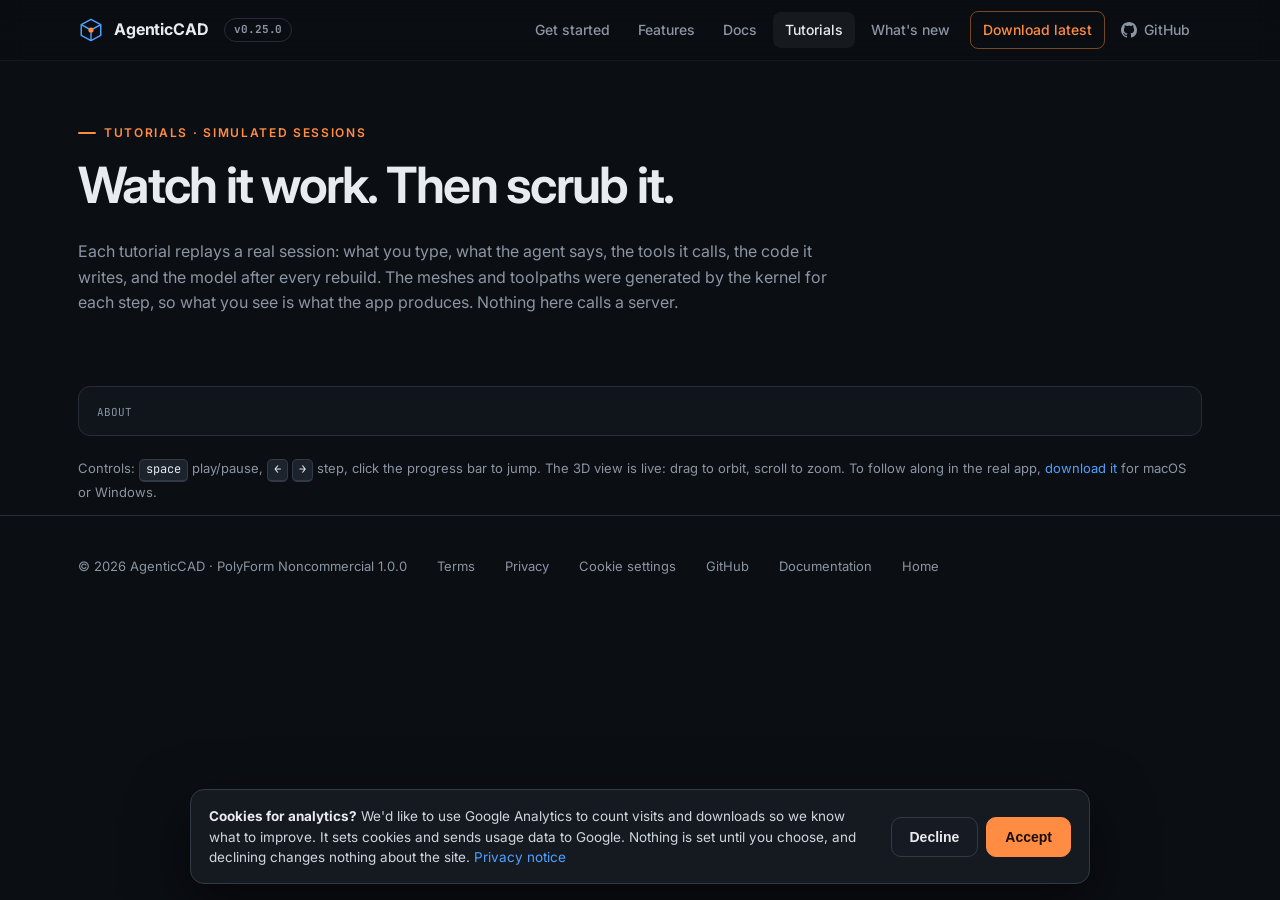
<file: tutorials/index.html>
<!doctype html>
<html lang="en">
<head>
<meta charset="utf-8"><meta name="viewport" content="width=device-width,initial-scale=1">
<title>Tutorials — AgenticCAD</title>
<meta name="description" content="Simulated, step-by-step replays of real AgenticCAD sessions: your first part, pointing at faces, sketches and constraints, the ribbon, assemblies that move, and CAM to G-code.">
<link rel="icon" href="data:image/svg+xml,%3Csvg xmlns='http://www.w3.org/2000/svg' viewBox='0 0 32 32'%3E%3Cpath d='M16 3 28 9.5v13L16 29 4 22.5v-13L16 3Z' fill='none' stroke='%234ea1ff' stroke-width='2'/%3E%3Ccircle cx='16' cy='16' r='4' fill='%23ff8c42'/%3E%3C/svg%3E">
<link rel="preconnect" href="https://fonts.googleapis.com"><link rel="preconnect" href="https://fonts.gstatic.com" crossorigin>
<link href="https://fonts.googleapis.com/css2?family=Inter:wght@400;500;600;700;800&family=JetBrains+Mono:wght@400;500&display=swap" rel="stylesheet">
<link rel="stylesheet" href="../assets/site.css?v=1.0.0"><link rel="stylesheet" href="../assets/player.css?v=0.30.0">
<style>
  .head{padding:56px 0 28px}
  .head p{max-width:760px;color:var(--muted);font-size:16px}
  .list{display:grid;grid-template-columns:repeat(4,1fr);gap:12px;margin:0 0 26px}
  .list a{display:block;color:var(--text);border:1px solid var(--line);border-radius:12px;padding:14px 16px;background:rgba(255,255,255,.02);transition:.15s}
  .list a:hover{border-color:#3f4959;text-decoration:none;transform:translateY(-2px)}
  .list a.on{border-color:var(--accent);background:rgba(255,140,66,.06)}
  .list .m{font-family:var(--mono);font-size:10.5px;color:var(--accent)}
  .list h3{font-size:14px;margin:6px 0 4px}
  .list p{font-size:12px;color:var(--muted);margin:0;display:-webkit-box;-webkit-line-clamp:3;-webkit-box-orient:vertical;overflow:hidden}
  .intro{display:flex;gap:16px;align-items:flex-start;margin:0 0 18px;padding:14px 18px;border:1px solid var(--line);border-radius:12px;background:var(--bg2)}
  .intro p{margin:0;color:#cfd6df;font-size:14px}
  .intro .k{font-family:var(--mono);font-size:11px;color:var(--muted);white-space:nowrap;padding-top:3px}
  .honest{margin-top:22px;font-size:13px;color:var(--muted)}
  @media(max-width:1000px){.list{grid-template-columns:repeat(2,1fr)}}
</style>
</head>
<body>
<script type="module">import { nav } from '../assets/nav.js'; nav('../', 'tutorials');</script>
<div class="wrap">
  <div class="head"><div class="eyebrow">Tutorials · simulated sessions</div><h1 style="font-size:clamp(32px,4.5vw,50px)">Watch it work. Then scrub it.</h1>
    <p>Each tutorial replays a real session: what you type, what the agent says, the tools it calls, the code it writes, and the model after every rebuild. The meshes and toolpaths were generated by the kernel for each step, so what you see is what the app produces. Nothing here calls a server.</p></div>
  <div class="list" id="list"></div>
  <div class="intro" id="intro" hidden><span class="k">ABOUT</span><p id="intro-text"></p></div>
  <div id="player"></div>
  <p class="honest">Controls: <kbd>space</kbd> play/pause, <kbd>←</kbd> <kbd>→</kbd> step, click the progress bar to jump. The 3D view is live: drag to orbit, scroll to zoom. To follow along in the real app, <a href="../index.html#download">download it</a> for macOS or Windows.</p>
</div>
<footer><div class="wrap"><span>© 2026 AgenticCAD · PolyForm Noncommercial 1.0.0</span><a href="../terms.html">Terms</a><a href="../privacy.html">Privacy</a><a href="#" data-cookie-settings>Cookie settings</a><a href="https://github.com/agenticcad/agenticcad">GitHub</a><a href="../docs/">Documentation</a><a href="../index.html">Home</a></div></footer>
<script type="importmap">{ "imports": { "three": "https://cdn.jsdelivr.net/npm/three@0.170.0/build/three.module.js", "three/addons/": "https://cdn.jsdelivr.net/npm/three@0.170.0/examples/jsm/" } }</script>
<script src="../assets/site.js?v=0.30.0"></script>
<script type="module">
import { mountPlayer } from '../assets/player.js';
const list = document.getElementById('list'); let index = [], player = null;
async function load(id, autoplay) {
  const t = await (await fetch(`data/${id}.json`)).json();
  const i = index.findIndex(x => x.id === id);
  document.getElementById('intro').hidden = false; document.getElementById('intro-text').textContent = t.intro;
  [...list.children].forEach(a => a.classList.toggle('on', a.dataset.id === id));
  if (player) player.destroy();
  player = mountPlayer(document.getElementById('player'), t, { next: index[i + 1] });
  history.replaceState(null, '', `?t=${id}`);
  if (autoplay) setTimeout(() => player.play(), 600);
}
fetch('data/index.json').then(r => r.json()).then(ix => {
  index = ix;
  list.innerHTML = ix.map((t, i) => `<a href="?t=${t.id}" data-id="${t.id}"><div class="m">${i + 1} · ${t.minutes} MIN · ${t.steps} STEPS</div><h3>${t.title}</h3><p>${t.intro}</p></a>`).join('');
  [...list.children].forEach(a => a.onclick = e => { e.preventDefault(); load(a.dataset.id, true); document.getElementById('player').scrollIntoView({ behavior: 'smooth', block: 'start' }); });
  const want = new URLSearchParams(location.search).get('t');
  const ok = ix.some(t => t.id === want); load(ok ? want : ix[0].id, ok); if (ok) setTimeout(() => document.getElementById('player').scrollIntoView({ behavior: 'smooth', block: 'start' }), 300);
});
</script>
</body>
</html>
</file>
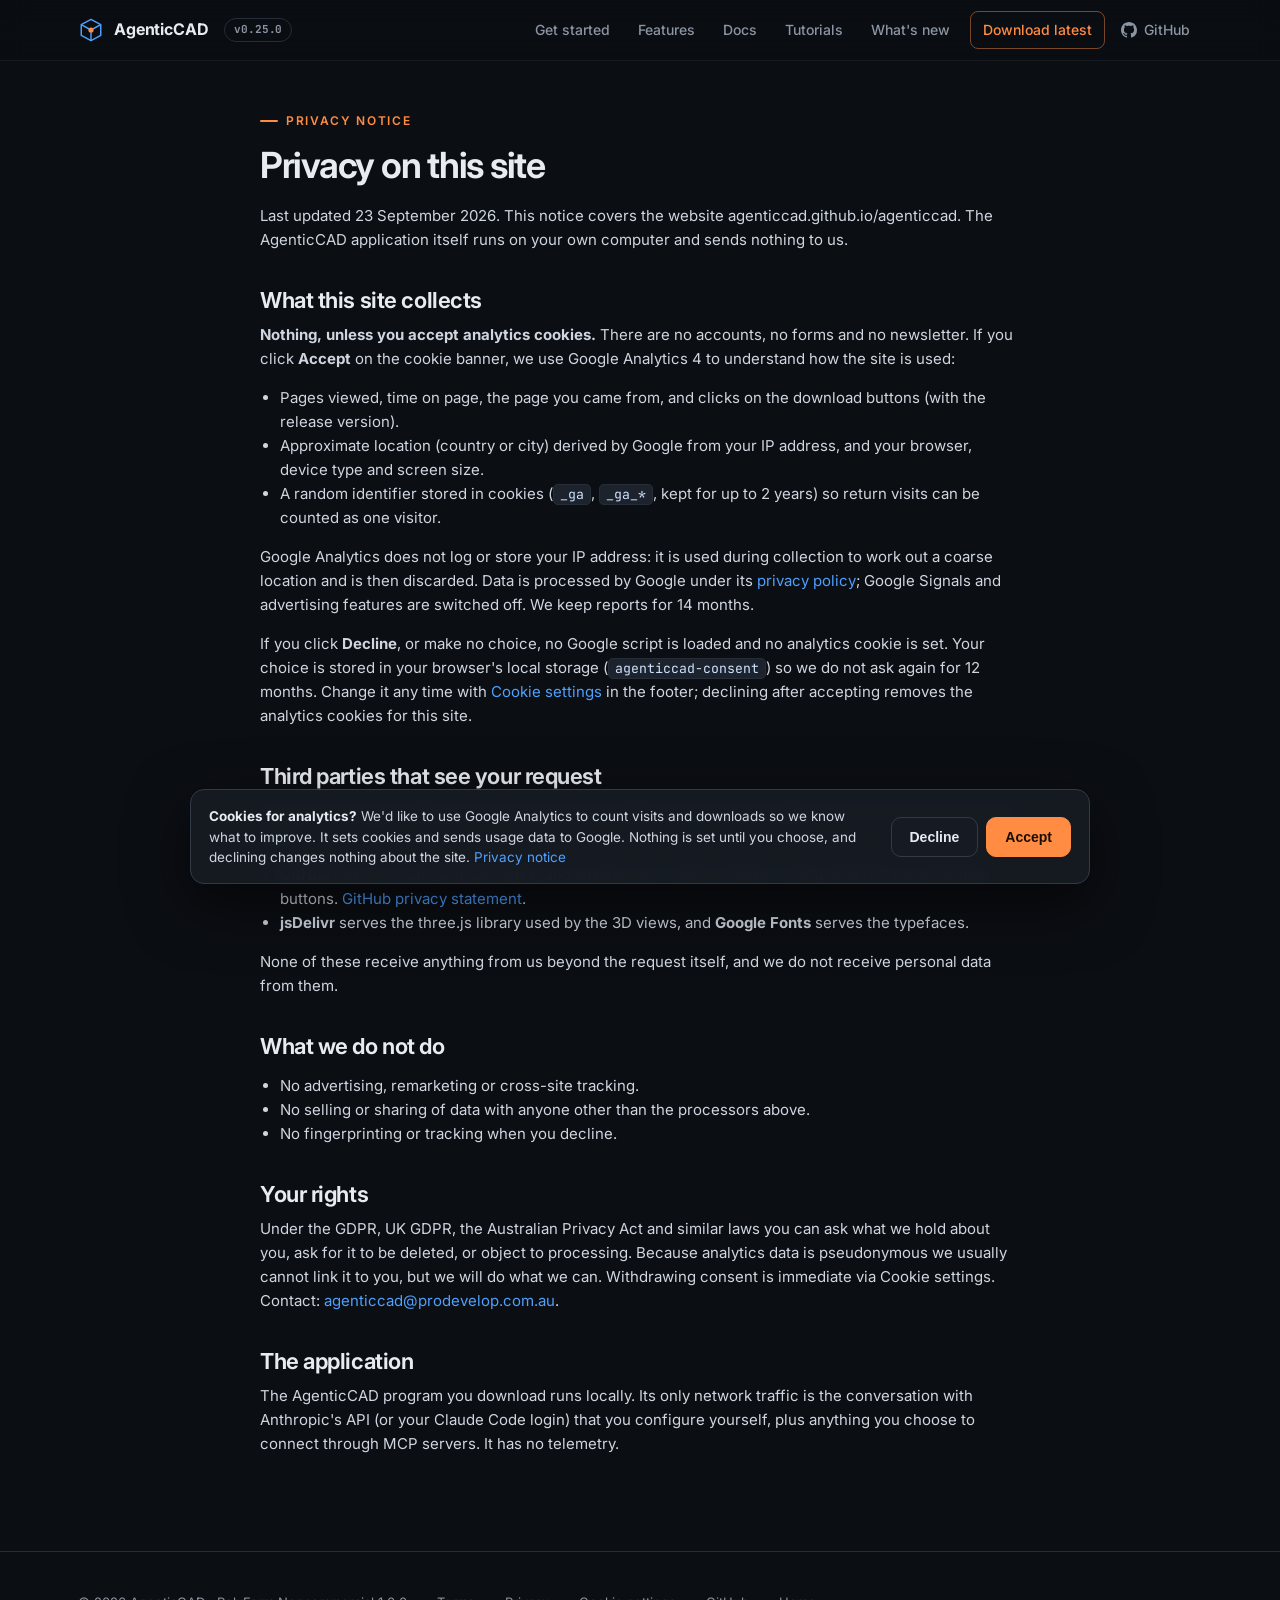
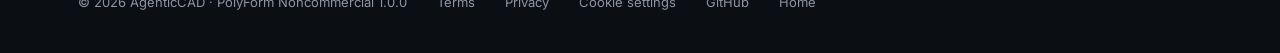
<file: privacy.html>
<!doctype html>
<html lang="en">
<head>
<meta charset="utf-8"><meta name="viewport" content="width=device-width,initial-scale=1">
<title>Privacy — AgenticCAD</title>
<link rel="icon" href="data:image/svg+xml,%3Csvg xmlns='http://www.w3.org/2000/svg' viewBox='0 0 32 32'%3E%3Cpath d='M16 3 28 9.5v13L16 29 4 22.5v-13L16 3Z' fill='none' stroke='%234ea1ff' stroke-width='2'/%3E%3Ccircle cx='16' cy='16' r='4' fill='%23ff8c42'/%3E%3C/svg%3E">
<link rel="preconnect" href="https://fonts.googleapis.com"><link rel="preconnect" href="https://fonts.gstatic.com" crossorigin>
<link href="https://fonts.googleapis.com/css2?family=Inter:wght@400;500;600;700&family=JetBrains+Mono:wght@400;500&display=swap" rel="stylesheet">
<link rel="stylesheet" href="assets/site.css?v=1.0.0">
<style>.priv{max-width:760px;padding:44px 0 80px}.priv h2{font-size:22px;margin:36px 0 10px}.priv p,.priv li{color:#cfd6df;font-size:15px}.priv ul{padding-left:20px}</style>
</head>
<body>
<script type="module">import { nav } from './assets/nav.js'; nav('', 'privacy');</script>
<div class="wrap priv">
  <div class="eyebrow">Privacy notice</div>
  <h1 style="font-size:36px">Privacy on this site</h1>
  <p class="muted">Last updated 23 September 2026. This notice covers the website agenticcad.github.io/agenticcad. The AgenticCAD application itself runs on your own computer and sends nothing to us.</p>

  <h2>What this site collects</h2>
  <p><b>Nothing, unless you accept analytics cookies.</b> There are no accounts, no forms and no newsletter. If you click <b>Accept</b> on the cookie banner, we use Google Analytics 4 to understand how the site is used:</p>
  <ul>
    <li>Pages viewed, time on page, the page you came from, and clicks on the download buttons (with the release version).</li>
    <li>Approximate location (country or city) derived by Google from your IP address, and your browser, device type and screen size.</li>
    <li>A random identifier stored in cookies (<code>_ga</code>, <code>_ga_*</code>, kept for up to 2 years) so return visits can be counted as one visitor.</li>
  </ul>
  <p>Google Analytics does not log or store your IP address: it is used during collection to work out a coarse location and is then discarded. Data is processed by Google under its <a href="https://policies.google.com/privacy">privacy policy</a>; Google Signals and advertising features are switched off. We keep reports for 14 months.</p>
  <p>If you click <b>Decline</b>, or make no choice, no Google script is loaded and no analytics cookie is set. Your choice is stored in your browser's local storage (<code>agenticcad-consent</code>) so we do not ask again for 12 months. Change it any time with <a href="#" data-cookie-settings>Cookie settings</a> in the footer; declining after accepting removes the analytics cookies for this site.</p>

  <h2>Third parties that see your request</h2>
  <p>Like any web page, loading this site sends your IP address and browser details to the servers that serve its parts:</p>
  <ul>
    <li><b>GitHub</b> hosts the site (GitHub Pages) and answers the "latest release" lookup that fills the download buttons. <a href="https://docs.github.com/en/site-policy/privacy-policies/github-general-privacy-statement">GitHub privacy statement</a>.</li>
    <li><b>jsDelivr</b> serves the three.js library used by the 3D views, and <b>Google Fonts</b> serves the typefaces.</li>
  </ul>
  <p>None of these receive anything from us beyond the request itself, and we do not receive personal data from them.</p>

  <h2>What we do not do</h2>
  <ul>
    <li>No advertising, remarketing or cross-site tracking.</li>
    <li>No selling or sharing of data with anyone other than the processors above.</li>
    <li>No fingerprinting or tracking when you decline.</li>
  </ul>

  <h2>Your rights</h2>
  <p>Under the GDPR, UK GDPR, the Australian Privacy Act and similar laws you can ask what we hold about you, ask for it to be deleted, or object to processing. Because analytics data is pseudonymous we usually cannot link it to you, but we will do what we can. Withdrawing consent is immediate via Cookie settings. Contact: <a href="mailto:agenticcad@prodevelop.com.au">agenticcad@prodevelop.com.au</a>.</p>

  <h2>The application</h2>
  <p>The AgenticCAD program you download runs locally. Its only network traffic is the conversation with Anthropic's API (or your Claude Code login) that you configure yourself, plus anything you choose to connect through MCP servers. It has no telemetry.</p>
</div>
<footer><div class="wrap"><span>© 2026 AgenticCAD · PolyForm Noncommercial 1.0.0</span><a href="terms.html">Terms</a><a href="privacy.html">Privacy</a><a href="#" data-cookie-settings>Cookie settings</a><a href="https://github.com/agenticcad/agenticcad">GitHub</a><a href="index.html">Home</a></div></footer>
<script src="assets/site.js?v=0.30.0"></script>
</body>
</html>
</file>
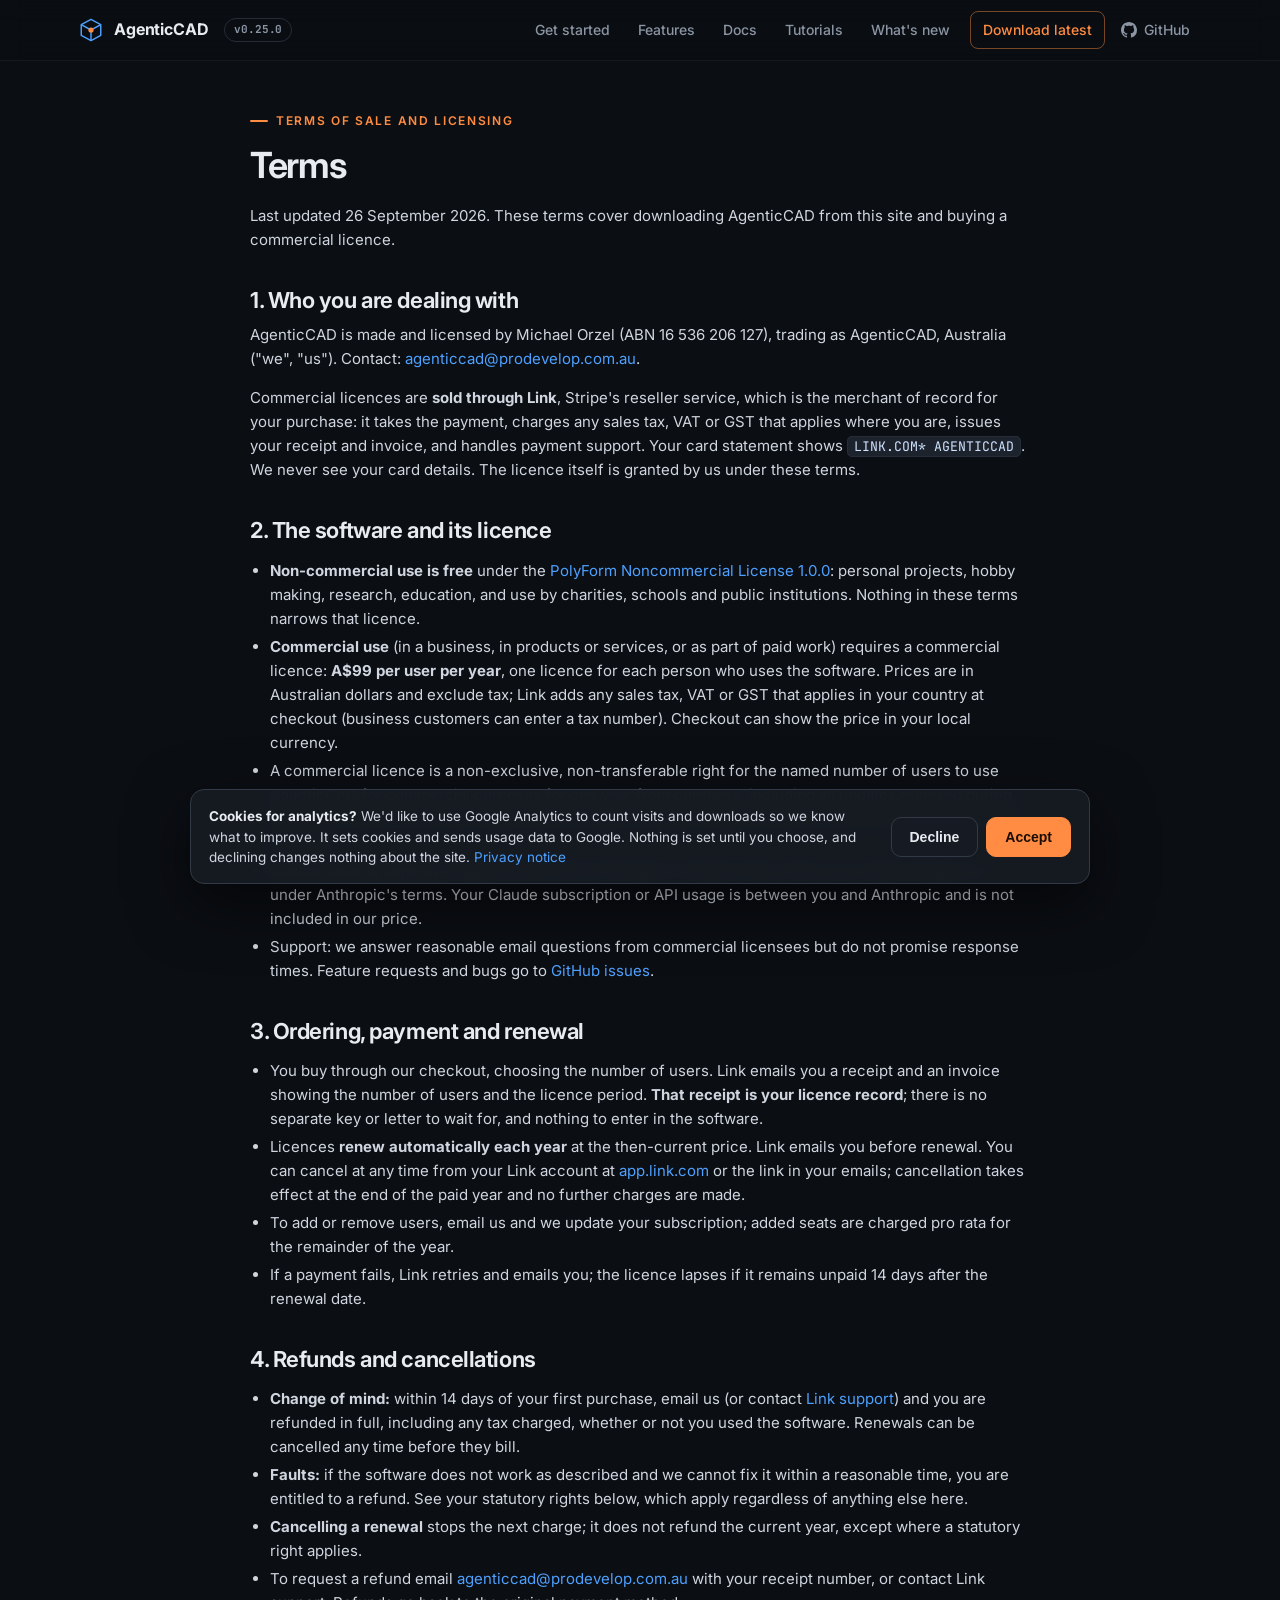
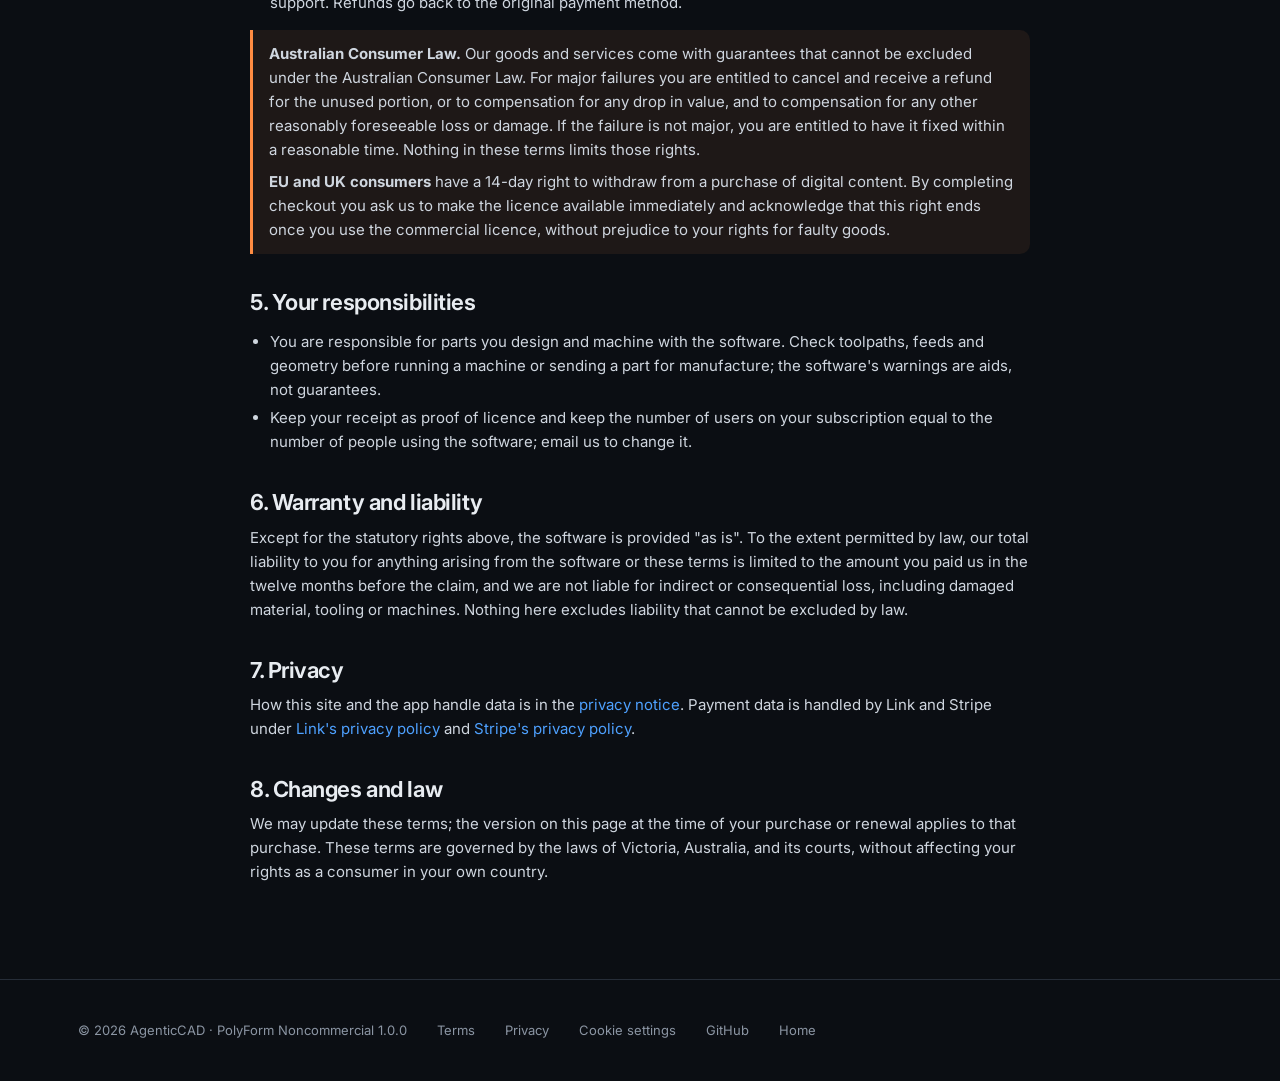
<file: terms.html>
<!doctype html>
<html lang="en">
<head>
<meta charset="utf-8"><meta name="viewport" content="width=device-width,initial-scale=1">
<title>Terms of sale — AgenticCAD</title>
<link rel="icon" href="data:image/svg+xml,%3Csvg xmlns='http://www.w3.org/2000/svg' viewBox='0 0 32 32'%3E%3Cpath d='M16 3 28 9.5v13L16 29 4 22.5v-13L16 3Z' fill='none' stroke='%234ea1ff' stroke-width='2'/%3E%3Ccircle cx='16' cy='16' r='4' fill='%23ff8c42'/%3E%3C/svg%3E">
<link rel="preconnect" href="https://fonts.googleapis.com"><link rel="preconnect" href="https://fonts.gstatic.com" crossorigin>
<link href="https://fonts.googleapis.com/css2?family=Inter:wght@400;500;600;700&family=JetBrains+Mono:wght@400;500&display=swap" rel="stylesheet">
<link rel="stylesheet" href="assets/site.css?v=1.0.0">
<style>.priv{max-width:780px;padding:44px 0 80px}.priv h2{font-size:22px;margin:36px 0 10px}.priv p,.priv li{color:#cfd6df;font-size:15px}.priv ul,.priv ol{padding-left:20px}.priv li{margin:4px 0}
.tba{background:rgba(255,209,102,.16);border:1px dashed rgba(255,209,102,.6);color:var(--yellow);border-radius:5px;padding:0 6px;font-family:var(--mono);font-size:.85em}
.acl{border-left:3px solid var(--accent);background:rgba(255,140,66,.08);padding:12px 16px;border-radius:0 10px 10px 0;font-size:14px}</style>
</head>
<body>
<script type="module">import { nav } from './assets/nav.js'; nav('', 'terms');</script>
<div class="wrap priv">
  <div class="eyebrow">Terms of sale and licensing</div>
  <h1 style="font-size:36px">Terms</h1>
  <p class="muted">Last updated 26 September 2026. These terms cover downloading AgenticCAD from this site and buying a commercial licence.</p>

  <h2>1. Who you are dealing with</h2>
  <p>AgenticCAD is made and licensed by Michael Orzel (ABN 16 536 206 127), trading as AgenticCAD, Australia ("we", "us"). Contact: <a href="mailto:agenticcad@prodevelop.com.au">agenticcad@prodevelop.com.au</a>.</p>
  <p>Commercial licences are <b>sold through Link</b>, Stripe's reseller service, which is the merchant of record for your purchase: it takes the payment, charges any sales tax, VAT or GST that applies where you are, issues your receipt and invoice, and handles payment support. Your card statement shows <code>LINK.COM* AGENTICCAD</code>. We never see your card details. The licence itself is granted by us under these terms.</p>

  <h2>2. The software and its licence</h2>
  <ul>
    <li><b>Non-commercial use is free</b> under the <a href="https://github.com/agenticcad/agenticcad/blob/main/LICENSE">PolyForm Noncommercial License 1.0.0</a>: personal projects, hobby making, research, education, and use by charities, schools and public institutions. Nothing in these terms narrows that licence.</li>
    <li><b>Commercial use</b> (in a business, in products or services, or as part of paid work) requires a commercial licence: <b>A$99 per user per year</b>, one licence for each person who uses the software. Prices are in Australian dollars and exclude tax; Link adds any sales tax, VAT or GST that applies in your country at checkout (business customers can enter a tax number). Checkout can show the price in your local currency.</li>
    <li>A commercial licence is a non-exclusive, non-transferable right for the named number of users to use AgenticCAD for commercial purposes for one year from purchase, including all updates released during that year. It does not include redistribution, resale or sublicensing, and does not remove the notices in the software.</li>
    <li><b>Claude Code is separate.</b> AgenticCAD drives Anthropic's Claude Code, which you install and pay for under Anthropic's terms. Your Claude subscription or API usage is between you and Anthropic and is not included in our price.</li>
    <li>Support: we answer reasonable email questions from commercial licensees but do not promise response times. Feature requests and bugs go to <a href="https://github.com/agenticcad/agenticcad/issues">GitHub issues</a>.</li>
  </ul>

  <h2>3. Ordering, payment and renewal</h2>
  <ul>
    <li>You buy through our checkout, choosing the number of users. Link emails you a receipt and an invoice showing the number of users and the licence period. <b>That receipt is your licence record</b>; there is no separate key or letter to wait for, and nothing to enter in the software.</li>
    <li>Licences <b>renew automatically each year</b> at the then-current price. Link emails you before renewal. You can cancel at any time from your Link account at <a href="https://app.link.com">app.link.com</a> or the link in your emails; cancellation takes effect at the end of the paid year and no further charges are made.</li>
    <li>To add or remove users, email us and we update your subscription; added seats are charged pro rata for the remainder of the year.</li>
    <li>If a payment fails, Link retries and emails you; the licence lapses if it remains unpaid 14 days after the renewal date.</li>
  </ul>

  <h2 id="refunds">4. Refunds and cancellations</h2>
  <ul>
    <li><b>Change of mind:</b> within 14 days of your first purchase, email us (or contact <a href="https://support.link.com">Link support</a>) and you are refunded in full, including any tax charged, whether or not you used the software. Renewals can be cancelled any time before they bill.</li>
    <li><b>Faults:</b> if the software does not work as described and we cannot fix it within a reasonable time, you are entitled to a refund. See your statutory rights below, which apply regardless of anything else here.</li>
    <li><b>Cancelling a renewal</b> stops the next charge; it does not refund the current year, except where a statutory right applies.</li>
    <li>To request a refund email <a href="mailto:agenticcad@prodevelop.com.au?subject=AgenticCAD%20refund">agenticcad@prodevelop.com.au</a> with your receipt number, or contact Link support. Refunds go back to the original payment method.</li>
  </ul>
  <div class="acl">
    <p style="margin:0 0 8px"><b>Australian Consumer Law.</b> Our goods and services come with guarantees that cannot be excluded under the Australian Consumer Law. For major failures you are entitled to cancel and receive a refund for the unused portion, or to compensation for any drop in value, and to compensation for any other reasonably foreseeable loss or damage. If the failure is not major, you are entitled to have it fixed within a reasonable time. Nothing in these terms limits those rights.</p>
    <p style="margin:0"><b>EU and UK consumers</b> have a 14-day right to withdraw from a purchase of digital content. By completing checkout you ask us to make the licence available immediately and acknowledge that this right ends once you use the commercial licence, without prejudice to your rights for faulty goods.</p>
  </div>

  <h2>5. Your responsibilities</h2>
  <ul>
    <li>You are responsible for parts you design and machine with the software. Check toolpaths, feeds and geometry before running a machine or sending a part for manufacture; the software's warnings are aids, not guarantees.</li>
    <li>Keep your receipt as proof of licence and keep the number of users on your subscription equal to the number of people using the software; email us to change it.</li>
  </ul>

  <h2>6. Warranty and liability</h2>
  <p>Except for the statutory rights above, the software is provided "as is". To the extent permitted by law, our total liability to you for anything arising from the software or these terms is limited to the amount you paid us in the twelve months before the claim, and we are not liable for indirect or consequential loss, including damaged material, tooling or machines. Nothing here excludes liability that cannot be excluded by law.</p>

  <h2>7. Privacy</h2>
  <p>How this site and the app handle data is in the <a href="privacy.html">privacy notice</a>. Payment data is handled by Link and Stripe under <a href="https://link.com/privacy">Link's privacy policy</a> and <a href="https://stripe.com/au/privacy">Stripe's privacy policy</a>.</p>

  <h2>8. Changes and law</h2>
  <p>We may update these terms; the version on this page at the time of your purchase or renewal applies to that purchase. These terms are governed by the laws of Victoria, Australia, and its courts, without affecting your rights as a consumer in your own country.</p>
</div>
<footer><div class="wrap"><span>© 2026 AgenticCAD · PolyForm Noncommercial 1.0.0</span><a href="terms.html">Terms</a><a href="privacy.html">Privacy</a><a href="#" data-cookie-settings>Cookie settings</a><a href="https://github.com/agenticcad/agenticcad">GitHub</a><a href="index.html">Home</a></div></footer>
<script src="assets/site.js?v=0.30.0"></script>
</body>
</html>
</file>
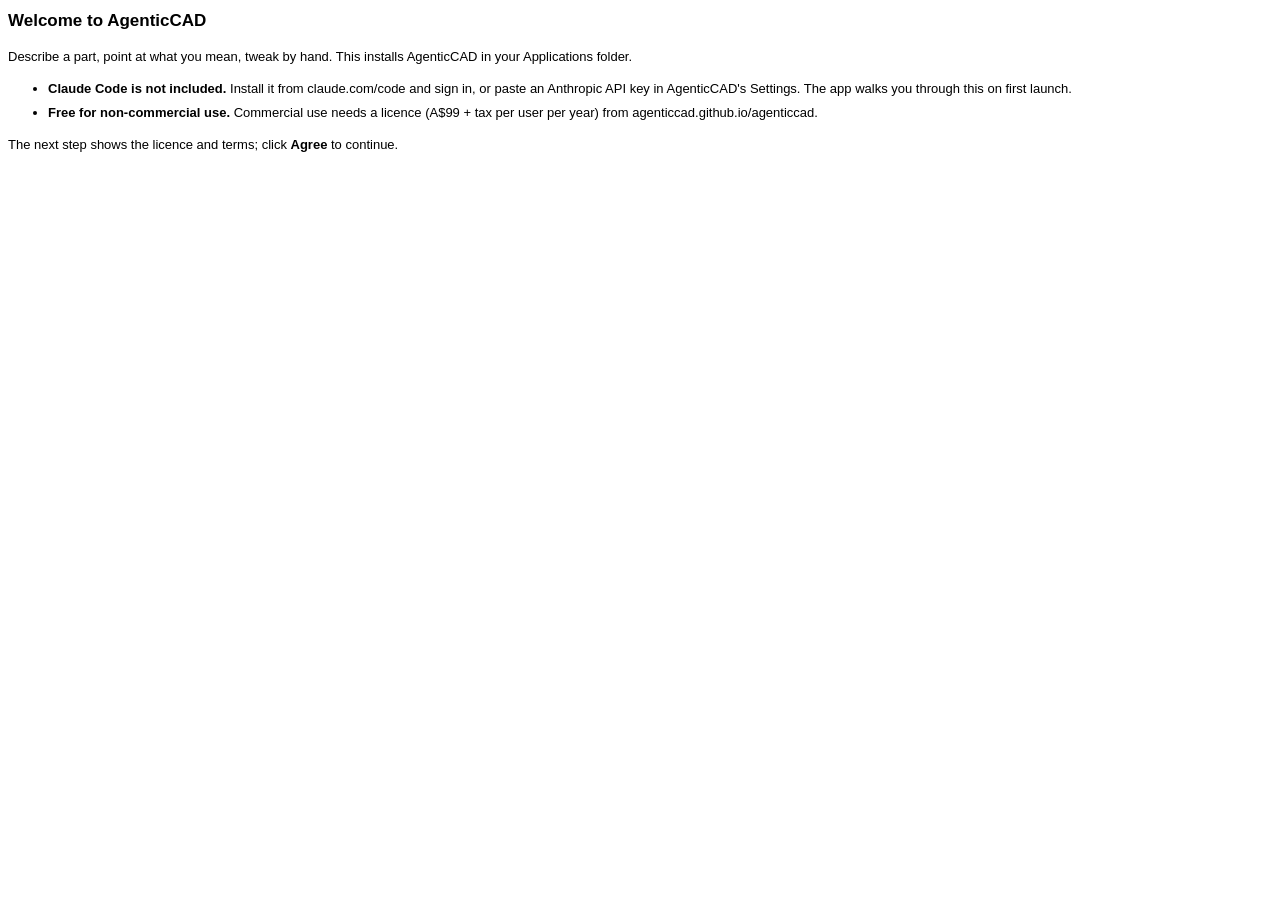
<file: packaging/macos-installer/welcome.html>
<!DOCTYPE html>
<html><head><meta charset="utf-8"><style>
body { font-family: -apple-system, "Helvetica Neue", sans-serif; font-size: 13px; line-height: 1.5; }
h2 { font-size: 17px; margin: 0 0 8px; } li { margin: 4px 0; }
</style></head><body>
<h2>Welcome to AgenticCAD</h2>
<p>Describe a part, point at what you mean, tweak by hand. This installs AgenticCAD in your Applications folder.</p>
<ul>
  <li><b>Claude Code is not included.</b> Install it from claude.com/code and sign in, or paste an Anthropic API key in AgenticCAD's Settings. The app walks you through this on first launch.</li>
  <li><b>Free for non-commercial use.</b> Commercial use needs a licence (A$99 + tax per user per year) from agenticcad.github.io/agenticcad.</li>
</ul>
<p>The next step shows the licence and terms; click <b>Agree</b> to continue.</p>
</body></html>
</file>
<file: assets/site.css>
:root{
  --bg:#0b0e13; --bg2:#10141b; --panel:#161b23; --panel2:#1d232d; --line:#262d38; --line2:#323a47;
  --text:#e8ecf1; --muted:#8b95a3; --dim:#5f6977;
  --accent:#ff8c42; --blue:#4ea1ff; --cyan:#3ee6c6; --yellow:#ffd166; --red:#ff5c5c; --ok:#4cd37a;
  --radius:14px; --mono:"JetBrains Mono",ui-monospace,Menlo,monospace; --sans:Inter,-apple-system,BlinkMacSystemFont,"Segoe UI",sans-serif;
  --maxw:1180px;
}
*{box-sizing:border-box}
html{scroll-behavior:smooth}
body{margin:0;background:var(--bg);color:var(--text);font:15px/1.6 var(--sans);-webkit-font-smoothing:antialiased;overflow-x:hidden}
a{color:var(--blue);text-decoration:none}
a:hover{text-decoration:underline}
h1,h2,h3,h4{font-weight:650;letter-spacing:-.02em;line-height:1.15;margin:0 0 .5em}
h1{font-size:clamp(38px,6vw,68px);letter-spacing:-.035em}
h2{font-size:clamp(28px,3.4vw,40px)}
h3{font-size:20px}
p{margin:0 0 1em}
code,pre,kbd{font-family:var(--mono);font-size:.88em}
code{background:var(--panel2);border:1px solid var(--line);padding:1px 6px;border-radius:5px;color:#cfe3ff}
pre{background:#0d1117;border:1px solid var(--line);border-radius:10px;padding:14px 16px;overflow:auto;line-height:1.5;margin:0 0 1.2em}
pre code{background:none;border:0;padding:0;color:#d8e0ea;font-size:13px}
kbd{display:inline-block;background:var(--panel2);border:1px solid var(--line2);border-bottom-width:2px;border-radius:5px;padding:0 6px;color:var(--text);font-size:12px;line-height:1.6}
.wrap{max-width:var(--maxw);margin:0 auto;padding:0 28px}
.muted{color:var(--muted)}
.eyebrow{display:inline-flex;align-items:center;gap:8px;font-size:12px;font-weight:600;letter-spacing:.14em;text-transform:uppercase;color:var(--accent);margin-bottom:14px}
.eyebrow::before{content:"";width:18px;height:2px;background:var(--accent);border-radius:2px}
/* nav */
.nav{position:sticky;top:0;z-index:50;backdrop-filter:blur(14px);background:rgba(11,14,19,.72);border-bottom:1px solid rgba(255,255,255,.05)}
.nav .wrap{display:flex;align-items:center;height:60px;gap:26px}
.brand{display:flex;align-items:center;gap:10px;font-weight:700;letter-spacing:-.01em;color:var(--text);font-size:16px}
.brand:hover{text-decoration:none}
.brand svg{width:26px;height:26px}
.nav nav{display:flex;gap:4px;margin-left:auto;align-items:center}
.nav nav a{color:var(--muted);padding:7px 12px;border-radius:8px;font-weight:500;font-size:14px}
.nav nav a:hover,.nav nav a.on{color:var(--text);background:rgba(255,255,255,.05);text-decoration:none}
.ver{font-family:var(--mono);font-size:11px;color:var(--muted);border:1px solid var(--line);border-radius:999px;padding:2px 9px;margin-left:6px}
.gh{display:inline-flex;align-items:center;gap:7px}
.gh svg{width:16px;height:16px;fill:currentColor}
/* buttons */
.btn{display:inline-flex;align-items:center;gap:8px;padding:11px 18px;border-radius:10px;border:1px solid var(--line2);background:var(--panel);color:var(--text);font-weight:600;font-size:14px;cursor:pointer;transition:.15s;white-space:nowrap}
.btn:hover{background:var(--panel2);border-color:#3f4959;text-decoration:none;transform:translateY(-1px)}
.btn.primary{background:var(--accent);border-color:var(--accent);color:#1a0d04}
.btn.primary:hover{background:#ff9d5e}
.btn.blue{background:var(--blue);border-color:var(--blue);color:#06131f}
.btn.small{padding:6px 11px;font-size:12px;border-radius:8px}
.btn svg{width:16px;height:16px}
/* sections */
section{padding:96px 0}
section.tight{padding:56px 0}
.grid{display:grid;gap:20px}
.g2{grid-template-columns:repeat(2,1fr)}.g3{grid-template-columns:repeat(3,1fr)}.g4{grid-template-columns:repeat(4,1fr)}
.card{background:linear-gradient(180deg,rgba(255,255,255,.03),rgba(255,255,255,.01));border:1px solid var(--line);border-radius:var(--radius);padding:22px;position:relative;overflow:hidden}
.card h3{font-size:16px;margin:12px 0 6px}
.card p{color:var(--muted);font-size:14px;margin:0}
.card .ico{width:38px;height:38px;border-radius:10px;display:grid;place-items:center;background:rgba(78,161,255,.1);color:var(--blue)}
.card .ico svg{width:20px;height:20px;stroke:currentColor;fill:none;stroke-width:1.6;stroke-linecap:round;stroke-linejoin:round}
.card.accent .ico{background:rgba(255,140,66,.12);color:var(--accent)}
.card.cyan .ico{background:rgba(62,230,198,.1);color:var(--cyan)}
.card.yellow .ico{background:rgba(255,209,102,.1);color:var(--yellow)}
.split{display:grid;grid-template-columns:1fr 1fr;gap:56px;align-items:center}
.split.rev>:first-child{order:2}
.frame{border:1px solid var(--line);border-radius:16px;background:var(--bg2);box-shadow:0 30px 80px rgba(0,0,0,.55),0 0 0 1px rgba(255,255,255,.03) inset;overflow:hidden;position:relative}
.frame .bar{height:34px;display:flex;align-items:center;gap:6px;padding:0 12px;border-bottom:1px solid var(--line);background:#12161d}
.frame .bar i{width:10px;height:10px;border-radius:50%;background:#2c3340;display:block}
.frame .bar span{margin-left:10px;font-size:11px;color:var(--dim);font-family:var(--mono)}
.frame img{display:block;width:100%;height:auto}
.viewer{position:relative;background:#0f1319;min-height:320px}
.viewer canvas{display:block}
.viewer .hud{position:absolute;left:12px;bottom:10px;font-family:var(--mono);font-size:11px;color:var(--muted);pointer-events:none}
.viewer .tag{position:absolute;top:12px;left:12px;font-size:11px;font-weight:600;letter-spacing:.08em;text-transform:uppercase;color:var(--muted);background:rgba(11,14,19,.6);padding:4px 9px;border-radius:6px;border:1px solid var(--line)}
.glow{position:absolute;inset:auto;pointer-events:none;filter:blur(90px);opacity:.55;border-radius:50%}
.checks{list-style:none;padding:0;margin:0 0 1.4em}
.checks li{padding:6px 0 6px 30px;position:relative;color:#cfd6df}
.checks li::before{content:"";position:absolute;left:0;top:11px;width:18px;height:18px;border-radius:50%;background:rgba(76,211,122,.12);border:1px solid rgba(76,211,122,.5)}
.checks li::after{content:"";position:absolute;left:6px;top:15px;width:7px;height:4px;border-left:2px solid var(--ok);border-bottom:2px solid var(--ok);transform:rotate(-45deg)}
.chip{display:inline-flex;align-items:center;gap:6px;background:rgba(255,140,66,.14);border:1px solid rgba(255,140,66,.5);color:#ffb27a;border-radius:999px;padding:2px 10px;font-size:12px;font-family:var(--mono)}
.chip b{color:var(--accent)}
.table{width:100%;border-collapse:collapse;font-size:14px;margin:0 0 1.4em}
.table th,.table td{text-align:left;padding:9px 12px;border-bottom:1px solid var(--line);vertical-align:top}
.table th{color:var(--muted);font-weight:600;font-size:12px;letter-spacing:.06em;text-transform:uppercase}
.table td code{white-space:nowrap}
footer{border-top:1px solid var(--line);padding:40px 0;color:var(--muted);font-size:13px}
footer .wrap{display:flex;gap:30px;flex-wrap:wrap;align-items:center}
footer a{color:var(--muted)}footer a:hover{color:var(--text)}
.callout{border-left:3px solid var(--blue);background:rgba(78,161,255,.06);padding:12px 16px;border-radius:0 10px 10px 0;margin:0 0 1.2em;font-size:14px}
.callout.warn{border-color:var(--yellow);background:rgba(255,209,102,.06)}
.callout.tip{border-color:var(--ok);background:rgba(76,211,122,.06)}
.hl-k{color:#c586c0}.hl-f{color:#dcdcaa}.hl-s{color:#ce9178}.hl-n{color:#b5cea8}.hl-c{color:#6a9955}.hl-v{color:#9cdcfe}.hl-t{color:#4ec9b0}.hl-o{color:#d4d4d4}
@media(max-width:900px){.g3,.g4{grid-template-columns:repeat(2,1fr)}.split{grid-template-columns:1fr;gap:28px}.split.rev>:first-child{order:0}section{padding:64px 0}}
@media(max-width:600px){.g2,.g3,.g4{grid-template-columns:1fr}.nav nav a:not(.gh){display:none}.wrap{padding:0 18px}}
.reveal{opacity:0;transform:translateY(18px);transition:opacity .7s ease,transform .7s ease}
.reveal.in{opacity:1;transform:none}
@media(prefers-reduced-motion:reduce){.reveal{opacity:1;transform:none;transition:none}}
/* ribbon replica (landing + tutorial player) */
.ribbon{display:flex;gap:18px;padding:10px 14px;background:rgba(22,27,35,.9);border:1px solid var(--line2);border-radius:12px;width:max-content;max-width:100%;overflow:auto;backdrop-filter:blur(8px)}
#ribbon-demo{flex-wrap:wrap;row-gap:12px;overflow:visible}
.ribbon .grp{display:flex;flex-direction:column;gap:5px}
.ribbon .grp .cap{font-size:10px;letter-spacing:.1em;text-transform:uppercase;color:var(--dim);text-align:center}
.ribbon .row{display:flex;gap:3px}
.ribbon .tb{display:flex;flex-direction:column;align-items:center;gap:3px;padding:6px 8px;border-radius:8px;min-width:54px;cursor:default;color:#cfd6df;font-size:10.5px;transition:.15s}
.ribbon .tb:hover{background:rgba(255,255,255,.06);color:#fff}
.ribbon .tb.on{background:rgba(78,161,255,.14);color:var(--blue)}
.ribbon .tb svg{width:22px;height:22px;stroke:currentColor;fill:none;stroke-width:1.5;stroke-linecap:round;stroke-linejoin:round}
.ribbon .tb kbd{font-size:9px;padding:0 4px;line-height:1.4;color:var(--dim)}

.nav nav a.dl{color:var(--accent);border:1px solid rgba(255,140,66,.45);margin-left:4px}
.nav nav a.dl:hover{background:rgba(255,140,66,.12);color:#ffb27a}
.dlbox{display:flex;align-items:center;gap:18px;border:1px solid rgba(255,140,66,.4);background:linear-gradient(135deg,rgba(255,140,66,.12),rgba(255,140,66,.03));border-radius:16px;padding:20px 22px;margin:0 0 18px}
.dlbox .ico{width:46px;height:46px;border-radius:12px;background:var(--accent);display:grid;place-items:center;flex:none}
.dlbox .ico svg{width:24px;height:24px;stroke:#1a0d04;fill:none;stroke-width:2;stroke-linecap:round;stroke-linejoin:round}
.dlbox .txt{flex:1;min-width:0}
.dlbox .txt b{display:block;font-size:17px;letter-spacing:-.01em}
.dlbox .txt span{color:var(--muted);font-size:13px;font-family:var(--mono)}
.dlbox .btn{flex:none}
@media(max-width:600px){.dlbox{flex-wrap:wrap}.nav nav a.dl{display:inline-flex!important}}

/* cookie banner */
.cookie{position:fixed;left:16px;right:16px;bottom:16px;z-index:100;display:flex;justify-content:center;opacity:0;transform:translateY(12px);transition:.3s;pointer-events:none}
.cookie.show{opacity:1;transform:none;pointer-events:auto}
.cookie-in{display:flex;align-items:center;gap:18px;max-width:900px;background:rgba(22,27,35,.97);border:1px solid var(--line2);border-radius:14px;padding:16px 18px;box-shadow:0 20px 60px rgba(0,0,0,.55);backdrop-filter:blur(10px)}
.cookie-txt{font-size:13.5px;line-height:1.5;color:#cfd6df}
.cookie-txt b{color:var(--text)}
.cookie-btns{display:flex;gap:8px;flex:none}
@media(max-width:700px){.cookie-in{flex-direction:column;align-items:stretch}.cookie-btns .btn{flex:1;justify-content:center}}
.dlrow{display:flex;gap:8px;flex-wrap:wrap;width:100%}.dlrow .btn small{font-size:11px;opacity:.75;margin-left:4px}
.dlnote{width:100%;font-size:13px;margin:6px 0 0;color:#cfd6df}.dlnote.muted{color:var(--muted);font-size:12px}
.dlprice{display:flex;align-items:center;gap:14px;width:100%;margin:4px 0 2px;padding:10px 14px;border-radius:10px;background:rgba(255,140,66,.14);border:1px solid rgba(255,140,66,.45);font-size:13.5px;color:#f1e4d8;flex-wrap:wrap}
.dlprice b{color:var(--accent);font-size:15px}.dlprice .sep{width:1px;height:20px;background:rgba(255,140,66,.4)}.dlprice a{color:#ffb27a;text-decoration:underline}
@media(max-width:600px){.dlprice .sep{display:none}}

/* feature clips and stills (site refresh, v0.24) */
.clip{position:relative;display:block;width:100%;min-width:0;border:1px solid var(--line);border-radius:14px;overflow:hidden;background:#0b0e13;box-shadow:0 30px 80px rgba(0,0,0,.45)}
.clip video{display:block;width:100%;height:auto;max-width:100%;aspect-ratio:16/9;object-fit:cover;background:#0b0e13}
.clip.tall video{aspect-ratio:1240/1040;max-height:640px;object-fit:contain}
.grid > .reveal,.split > .reveal,.split > div{min-width:0}
.clip span{position:absolute;left:0;right:0;bottom:0;padding:26px 14px 10px;font-size:12px;color:#dfe5ec;background:linear-gradient(180deg,rgba(11,14,19,0),rgba(11,14,19,.85))}
.shots{display:grid;grid-template-columns:repeat(3,1fr);gap:16px;margin-top:28px}
.shots figure{margin:0;border:1px solid var(--line);border-radius:12px;overflow:hidden;background:#0b0e13}
.shots img{display:block;width:100%;aspect-ratio:16/9;object-fit:cover}
.shots figcaption{padding:10px 12px;font-size:12.5px;color:var(--muted)}
@media(max-width:1000px){.shots{grid-template-columns:1fr 1fr}}
@media(max-width:640px){.shots{grid-template-columns:1fr}}
</file>
<file: assets/player.css>
/* simulated-session player: a faithful replica of the app's layout (side panel + viewer + ribbon) */
.pl{border:1px solid var(--line);border-radius:16px;overflow:hidden;background:#14171c;box-shadow:0 30px 80px rgba(0,0,0,.5);font-size:13px}
.pl-top{display:flex;align-items:center;gap:14px;padding:10px 16px;background:#10141a;border-bottom:1px solid var(--line)}
.pl-top b{font-size:14px}.pl-top .st{color:var(--muted);font-family:var(--mono);font-size:11px}
.pl-top .sp{margin-left:auto;display:flex;gap:6px;align-items:center}
.pl-top .sp button,.pl-bar button{background:var(--panel);border:1px solid var(--line2);color:var(--text);border-radius:8px;padding:5px 10px;cursor:pointer;font:inherit;font-size:12px}
.pl-top .sp button.on,.pl-bar button.on{border-color:var(--blue);color:var(--blue)}
.pl-app{display:grid;grid-template-columns:360px 1fr;height:600px}
.pl-side{display:flex;flex-direction:column;border-right:1px solid var(--line);background:#1c2027;min-width:0}
.pl-hdr{display:flex;align-items:center;gap:8px;padding:8px 12px;border-bottom:1px solid var(--line);font-weight:600}
.pl-hdr svg{width:18px;height:18px}.pl-hdr .ver{margin-left:0}.pl-hdr .doc{margin-left:auto;color:var(--muted);font-weight:500;font-size:12px}
.pl-tabs{display:flex;border-bottom:1px solid var(--line);padding:0 8px}
.pl-tabs span{padding:7px 9px;color:var(--muted);font-size:12px;border-bottom:2px solid transparent}
.pl-tabs span.on{color:var(--text);border-bottom-color:var(--blue)}
.pl-msgs{flex:1;overflow-y:auto;padding:12px;display:flex;flex-direction:column;gap:10px;scroll-behavior:smooth}
.msg{max-width:94%;padding:9px 12px;border-radius:12px;line-height:1.5;white-space:pre-wrap;word-wrap:break-word}
.msg.user{align-self:flex-end;background:#2a3a52;border-bottom-right-radius:4px}
.msg.agent{align-self:flex-start;background:#232830;border-bottom-left-radius:4px}
.msg.note{align-self:stretch;background:rgba(76,211,122,.07);border:1px dashed rgba(76,211,122,.4);color:#cfe7d7;font-size:12.5px;border-radius:10px}
.msg .chips{display:flex;gap:5px;flex-wrap:wrap;margin-bottom:6px}
.msg .chip{font-size:11px;padding:1px 8px}
.msg strong{color:#fff}.msg code{font-size:.85em;padding:0 4px}
.msg .cur{display:inline-block;width:6px;height:13px;background:var(--text);vertical-align:-2px;animation:blink 1s steps(2) infinite;margin-left:1px}
@keyframes blink{50%{opacity:0}}
.think{align-self:flex-start;color:var(--muted);font-size:12px;padding:4px 12px}
.think i{display:inline-block;width:5px;height:5px;border-radius:50%;background:var(--muted);margin-right:3px;animation:bounce 1s infinite}
.think i:nth-child(2){animation-delay:.15s}.think i:nth-child(3){animation-delay:.3s}
@keyframes bounce{50%{transform:translateY(-4px);opacity:.5}}
.tool{align-self:stretch;background:#181c23;border:1px solid var(--line);border-radius:10px;font-size:12px;overflow:hidden}
.tool .h{display:flex;align-items:center;gap:8px;padding:7px 10px;cursor:pointer}
.tool .h .name{color:var(--blue);font-family:var(--mono)}.tool .h .det{color:var(--muted);font-family:var(--mono);font-size:11px;flex:1;overflow:hidden;text-overflow:ellipsis;white-space:nowrap}
.tool .h .spin{width:12px;height:12px;border:2px solid var(--line2);border-top-color:var(--blue);border-radius:50%;animation:spin .8s linear infinite}
.tool .h .ok{color:var(--ok)}
@keyframes spin{to{transform:rotate(360deg)}}
.tool .res{padding:0 10px 8px;color:#b9c2cd;font-family:var(--mono);font-size:11px;white-space:pre-wrap}
.tool pre{margin:0;border:0;border-top:1px solid var(--line);border-radius:0;max-height:200px;font-size:11px;padding:8px 10px}
.tool.closed pre{display:none}
.pl-comp{border-top:1px solid var(--line);padding:10px 12px;background:#1c2027}
.pl-chips{display:flex;gap:5px;flex-wrap:wrap;min-height:20px;margin-bottom:6px}
.pl-chips .chip{font-size:11px;padding:1px 8px}
.pl-input{min-height:56px;background:#14171c;border:1px solid var(--line);border-radius:8px;padding:8px;color:var(--text);white-space:pre-wrap;position:relative;font-size:13px}
.pl-input:empty::before{content:"Ask for a part, or click a face and ask about it…";color:var(--dim)}
.pl-input .cur{display:inline-block;width:1px;height:14px;background:var(--text);vertical-align:-2px;animation:blink 1s steps(2) infinite}
.pl-comp .row{display:flex;justify-content:space-between;align-items:center;margin-top:8px;color:var(--dim);font-size:11px}
.pl-comp .row b{background:var(--blue);color:#06131f;border-radius:6px;padding:4px 12px;font-size:12px;transition:.2s}
.pl-comp .row b.flash{background:#fff}
.pl-view{position:relative;overflow:hidden;background:#14171c}
.pl-view .vw{position:absolute;inset:0}
.pl-ribbon{position:absolute;top:10px;left:50%;transform:translateX(-50%);z-index:4}
.pl-ribbon .ribbon{padding:6px 10px;gap:12px}
.pl-ribbon .tb{min-width:46px;padding:4px 6px;font-size:9.5px}.pl-ribbon .tb svg{width:18px;height:18px}
.pl-ribbon .tb.on{background:rgba(78,161,255,.16);color:var(--blue);box-shadow:0 0 0 1px var(--blue) inset}
.pl-browser{position:absolute;top:92px;left:10px;z-index:3;background:rgba(28,32,39,.92);border:1px solid var(--line);border-radius:10px;min-width:170px;font-size:12px;backdrop-filter:blur(6px)}
.pl-browser .t{padding:6px 10px;border-bottom:1px solid var(--line);font-size:11px;letter-spacing:.06em;text-transform:uppercase;color:var(--muted);display:flex;justify-content:space-between}
.pl-browser .row{display:flex;align-items:center;gap:7px;padding:4px 10px}
.pl-browser .row.sel{background:rgba(255,140,66,.14)}
.pl-browser .row i{width:8px;height:8px;border-radius:50%;background:var(--ok);display:block}
.pl-browser .row.sk i{background:var(--cyan);border-radius:2px}
.pl-browser .row span{flex:1}.pl-browser .row em{font-style:normal;color:var(--dim);font-size:10px}
.pl-browser .grp{padding:6px 10px 2px;font-size:10px;color:var(--dim);letter-spacing:.06em;text-transform:uppercase}
.pl-cube{position:absolute;top:92px;right:14px;width:72px;height:72px;z-index:3;opacity:.9}
.pl-cmd{position:absolute;top:176px;right:14px;width:250px;z-index:5;background:rgba(28,32,39,.96);border:1px solid var(--line2);border-radius:12px;box-shadow:0 14px 40px rgba(0,0,0,.5);backdrop-filter:blur(8px);font-size:12px;transform:translateY(-6px);opacity:0;transition:.25s;pointer-events:none}
.pl-cmd.show{transform:none;opacity:1}
.pl-cmd .h{display:flex;align-items:center;gap:8px;padding:9px 12px;border-bottom:1px solid var(--line);font-weight:600}
.pl-cmd .h svg{width:16px;height:16px;stroke:var(--blue);fill:none;stroke-width:1.6}
.pl-cmd .h .steps{margin-left:auto;display:flex;gap:3px}.pl-cmd .h .steps i{width:6px;height:6px;border-radius:50%;background:var(--line2);display:block}.pl-cmd .h .steps i.on{background:var(--blue)}
.pl-cmd .p{padding:8px 12px;color:var(--muted)}
.pl-cmd .picks{display:flex;gap:5px;flex-wrap:wrap;padding:0 12px 8px}
.pl-cmd .f{display:flex;align-items:center;gap:8px;padding:4px 12px}
.pl-cmd .f label{flex:1;color:var(--muted)}
.pl-cmd .f span{background:#14171c;border:1px solid var(--line);border-radius:6px;padding:3px 8px;min-width:96px;text-align:right;font-family:var(--mono);font-size:11px}
.pl-cmd .b{display:flex;justify-content:flex-end;gap:6px;padding:10px 12px}
.pl-cmd .b span{padding:4px 12px;border-radius:6px;border:1px solid var(--line2)}
.pl-cmd .b span.ok{background:var(--blue);border-color:var(--blue);color:#06131f;font-weight:600}
.pl-cmd .b span.ok.flash{background:#fff}
.pl-cap{position:absolute;left:50%;bottom:52px;transform:translate(-50%,8px);max-width:min(560px,90%);background:rgba(16,20,26,.94);border:1px solid var(--line2);border-left:3px solid var(--accent);border-radius:10px;padding:10px 14px;font-size:13px;line-height:1.5;z-index:6;opacity:0;transition:.3s;pointer-events:none;box-shadow:0 12px 30px rgba(0,0,0,.45)}
.pl-cap.show{opacity:1;transform:translate(-50%,0)}
.pl-cap code{font-size:11px}
.pl-panel{position:absolute;left:10px;bottom:52px;width:min(520px,60%);max-height:55%;z-index:5;background:rgba(13,17,23,.96);border:1px solid var(--line2);border-radius:10px;overflow:hidden;opacity:0;transform:translateY(8px);transition:.25s;pointer-events:none}
.pl-panel.show{opacity:1;transform:none;pointer-events:auto}
.pl-panel .t{padding:6px 10px;font-size:11px;color:var(--muted);border-bottom:1px solid var(--line);font-family:var(--mono);display:flex;justify-content:space-between}
.pl-panel pre{margin:0;border:0;border-radius:0;max-height:260px;font-size:11px;padding:10px 12px}
.pl-sketch{position:absolute;top:92px;right:14px;width:230px;z-index:5;background:rgba(28,32,39,.96);border:1px solid var(--cyan);border-radius:12px;font-size:12px;opacity:0;transform:translateY(-6px);transition:.25s;pointer-events:none}
.pl-sketch.show{opacity:1;transform:none}
.pl-sketch .h{padding:8px 12px;border-bottom:1px solid var(--line);font-weight:600;color:var(--cyan)}
.pl-sketch .tools{display:flex;gap:4px;padding:8px 12px;border-bottom:1px solid var(--line)}
.pl-sketch .tools span{border:1px solid var(--line2);border-radius:6px;padding:2px 7px;font-size:11px;color:var(--muted)}
.pl-sketch .tools span.on{border-color:var(--cyan);color:var(--cyan)}
.pl-sketch .it{display:flex;justify-content:space-between;padding:4px 12px;font-family:var(--mono);font-size:11px}
.pl-sketch .it em{color:var(--muted);font-style:normal}
.pl-sketch .b{display:flex;justify-content:flex-end;gap:6px;padding:8px 12px}
.pl-sketch .b span{padding:3px 10px;border-radius:6px;border:1px solid var(--line2)}
.pl-sketch .b span.ok{background:var(--cyan);border-color:var(--cyan);color:#062a24;font-weight:600}
.pl-cam{position:absolute;right:14px;top:92px;width:240px;z-index:5;background:rgba(28,32,39,.95);border:1px solid var(--line2);border-radius:12px;font-size:12px;opacity:0;transition:.25s;pointer-events:none}
.pl-cam.show{opacity:1}
.pl-cam .h{padding:8px 12px;border-bottom:1px solid var(--line);font-weight:600;display:flex;justify-content:space-between}.pl-cam .h em{font-style:normal;color:var(--muted);font-weight:400;font-family:var(--mono);font-size:11px}
.pl-cam .op{display:flex;align-items:center;gap:8px;padding:4px 12px}.pl-cam .op i{width:9px;height:9px;border-radius:2px;display:block}.pl-cam .op span{flex:1}.pl-cam .op em{font-style:normal;color:var(--muted);font-family:var(--mono);font-size:10px}
.pl-bottom{position:absolute;left:10px;bottom:10px;z-index:4;display:flex;gap:4px}
.pl-bottom span{background:rgba(28,32,39,.9);border:1px solid var(--line);border-radius:6px;padding:3px 8px;font-size:11px;color:var(--muted)}
.pl-bottom span.on{color:var(--blue);border-color:var(--blue)}
.pl-hud{position:absolute;right:14px;bottom:12px;z-index:4;font-family:var(--mono);font-size:10.5px;color:var(--muted);max-width:55%;text-align:right}
.pl-bar{display:flex;align-items:center;gap:10px;padding:10px 14px;background:#10141a;border-top:1px solid var(--line)}
.pl-bar .prog{flex:1;display:flex;gap:4px;align-items:center;height:22px}
.pl-bar .prog i{flex:1;height:5px;border-radius:3px;background:var(--line2);cursor:pointer;transition:.2s;position:relative}
.pl-bar .prog i.done{background:var(--blue)}.pl-bar .prog i.cur{background:var(--accent);height:8px}
.pl-bar .prog i:hover{filter:brightness(1.3)}
.pl-bar .lab{font-family:var(--mono);font-size:11px;color:var(--muted);min-width:110px;text-align:right}
.pl-end{position:absolute;inset:0;z-index:20;display:grid;place-items:center;background:rgba(11,14,19,.72);backdrop-filter:blur(6px);opacity:0;pointer-events:none;transition:.3s}
.pl-end.show{opacity:1;pointer-events:auto}
.pl-end .box{background:var(--panel);border:1px solid var(--line2);border-radius:14px;padding:26px 30px;text-align:center;max-width:380px}
.pl-end h3{margin-bottom:6px}.pl-end p{color:var(--muted);font-size:13px}
.pl-end .row{display:flex;gap:8px;justify-content:center;margin-top:14px}
@media(max-width:900px){.pl-app{grid-template-columns:1fr;height:auto}.pl-side{height:380px;border-right:0;border-bottom:1px solid var(--line)}.pl-view{height:420px}.pl-browser{display:none}.pl-panel{width:80%}}

/* narration strip: the lesson text for the current step */
.pl-narr{display:flex;align-items:flex-start;gap:12px;padding:11px 16px;background:linear-gradient(90deg,rgba(255,140,66,.10),rgba(255,140,66,.02));border-bottom:1px solid var(--line);min-height:54px;font-size:13.5px;line-height:1.5;color:#e2e7ee}
.pl-narr .n{font-family:var(--mono);font-size:11px;color:var(--accent);white-space:nowrap;padding-top:3px;min-width:52px}
.pl-narr .k{display:inline-block;font-size:10px;letter-spacing:.08em;text-transform:uppercase;color:var(--muted);border:1px solid var(--line2);border-radius:5px;padding:1px 6px;margin-right:8px;vertical-align:1px}
.pl-narr code{font-size:11px}
.pl-narr.pulse{animation:narr .5s ease}
@keyframes narr{0%{background:rgba(255,140,66,.28)}100%{background:linear-gradient(90deg,rgba(255,140,66,.10),rgba(255,140,66,.02))}}
.msg,.tool{position:relative}
.msg.user::before,.msg.agent::before,.tool::before,.msg.note::before{content:attr(data-label);display:block;font-size:10px;letter-spacing:.08em;text-transform:uppercase;color:var(--muted);margin-bottom:3px}
.tool::before{padding:6px 10px 0}
.pl-side{position:relative}
.pl-design{position:absolute;left:10px;bottom:12px;width:210px;max-height:55%;background:rgba(28,32,39,.92);border:1px solid var(--line);border-radius:10px;z-index:3;display:none;flex-direction:column;overflow:auto;backdrop-filter:blur(6px);padding-bottom:6px}
.pl-design .t em{font-style:normal;text-transform:none;letter-spacing:0;margin-left:6px;opacity:.8}
.pl-design.show{display:flex}
.pl-design .t{padding:10px 12px 6px;font-size:11px;letter-spacing:.08em;text-transform:uppercase;color:var(--muted)}
.pl-design .prow{display:flex;align-items:center;gap:8px;padding:5px 12px}
.pl-design .prow label{flex:1;font-family:var(--mono);color:#9cdcfe;font-size:12px}
.pl-design .prow span{width:64px;background:#14171c;border:1px solid var(--line);border-radius:6px;padding:4px 8px;text-align:right;font-family:var(--mono);font-size:12px;transition:.2s}
.pl-design .prow.hot span{border-color:var(--accent);color:var(--accent);box-shadow:0 0 0 2px rgba(255,140,66,.2)}
.pl-design .sec{margin-top:12px;border-top:1px solid var(--line);padding:10px 12px;color:var(--muted);font-size:12px}
.pl-design .sec b{display:block;color:var(--text);margin-bottom:4px;font-weight:600}
</file>
